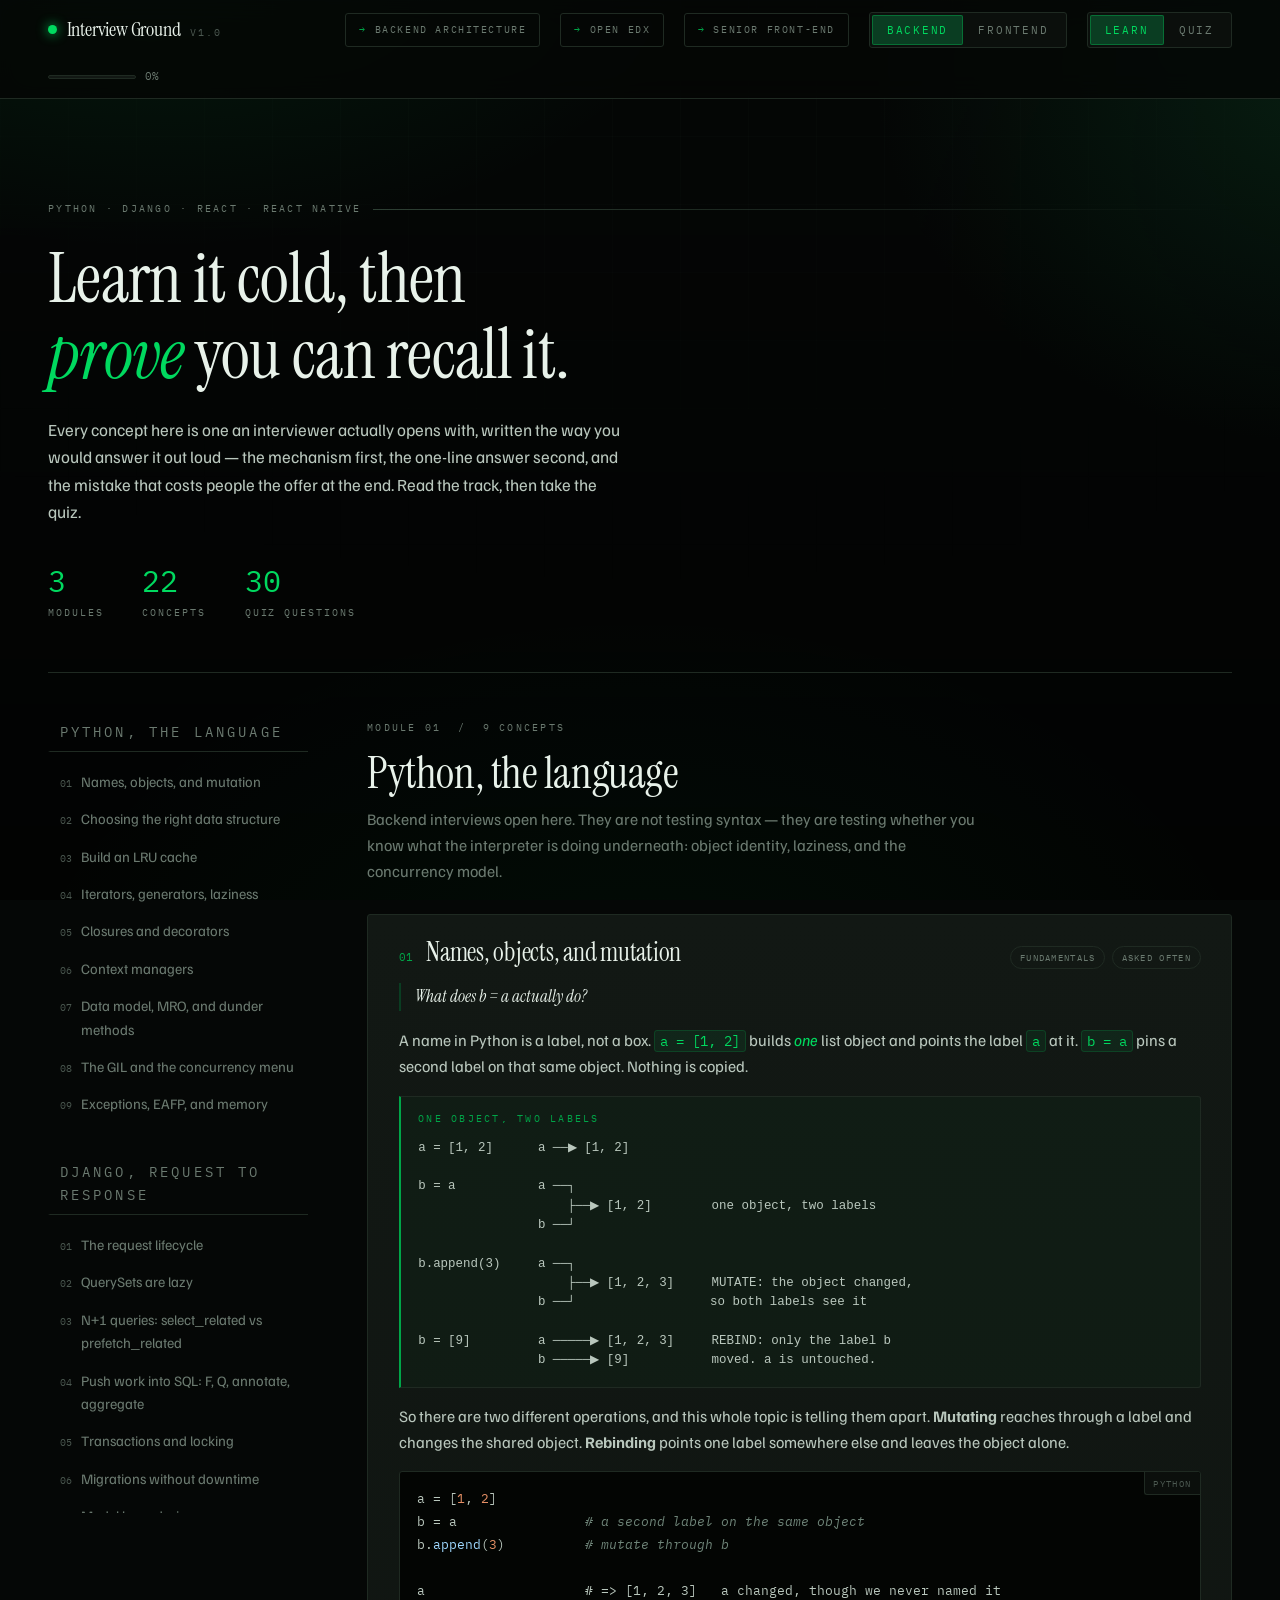
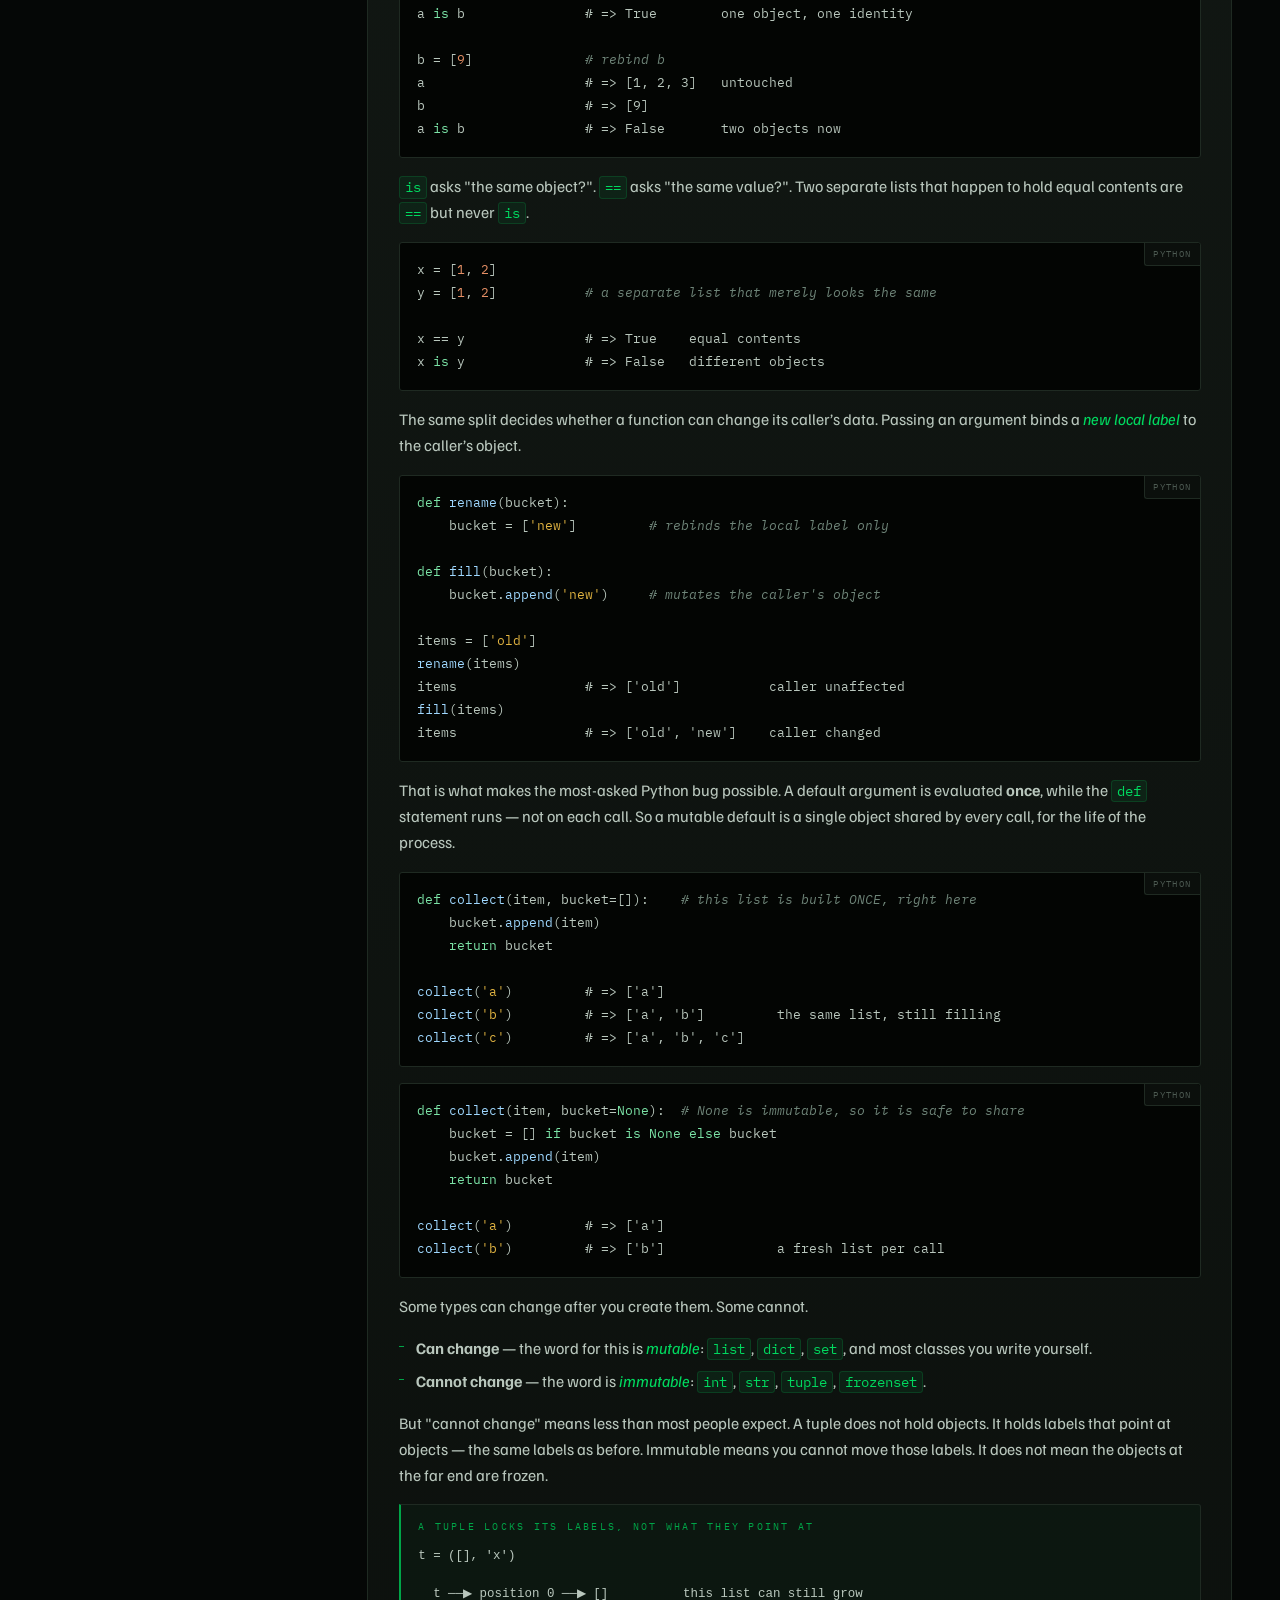
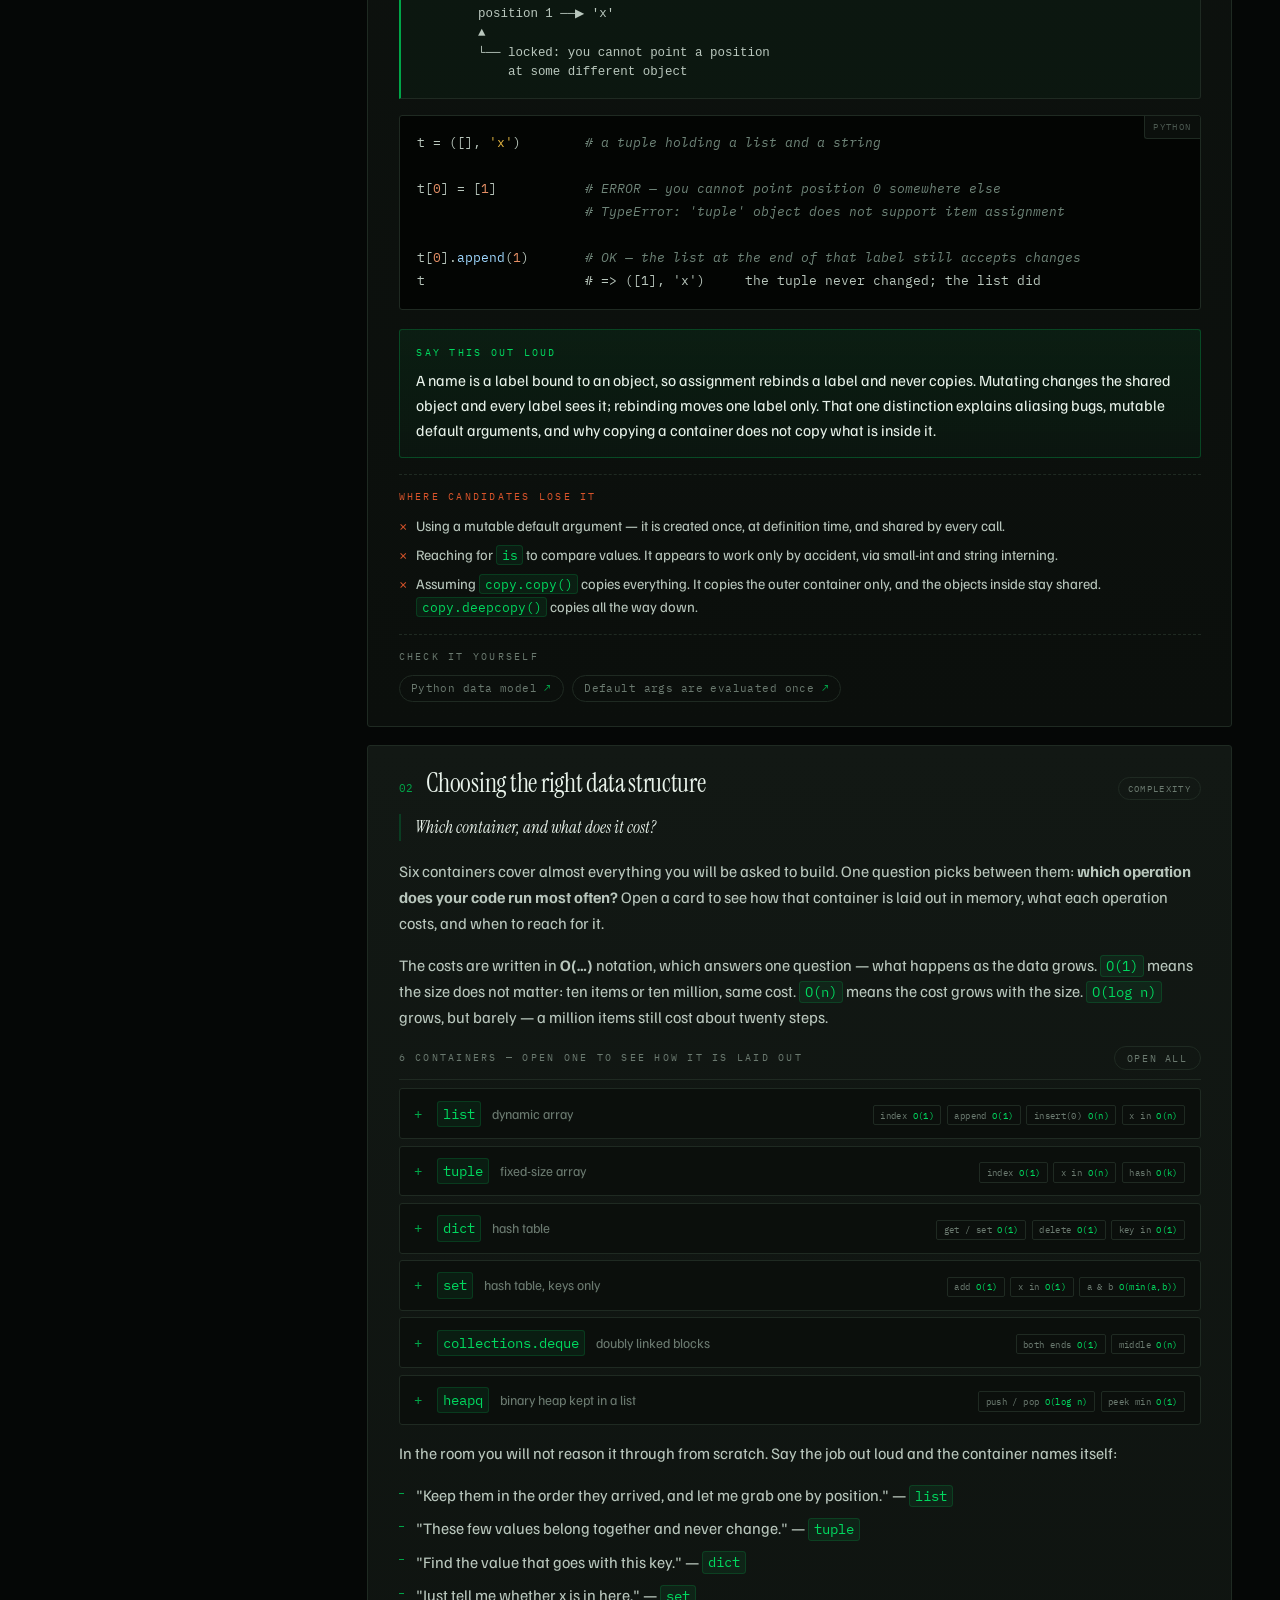
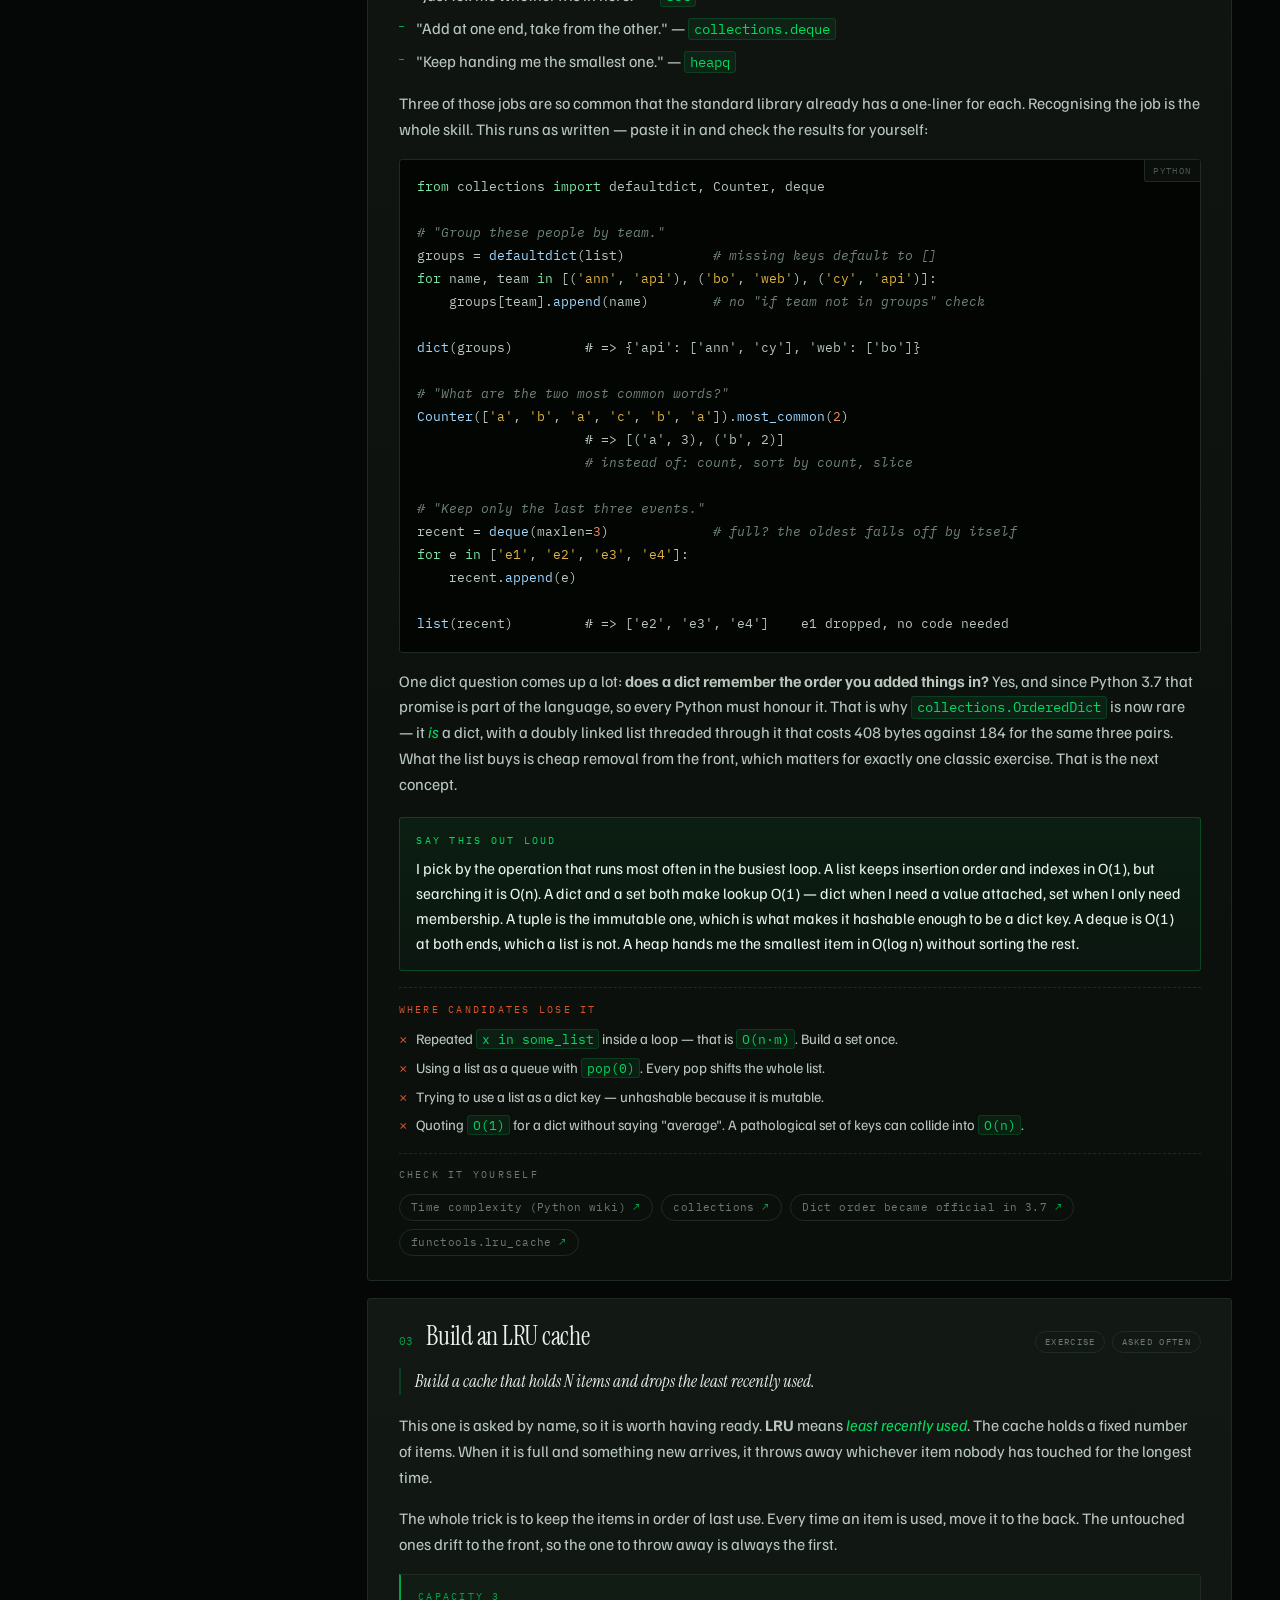
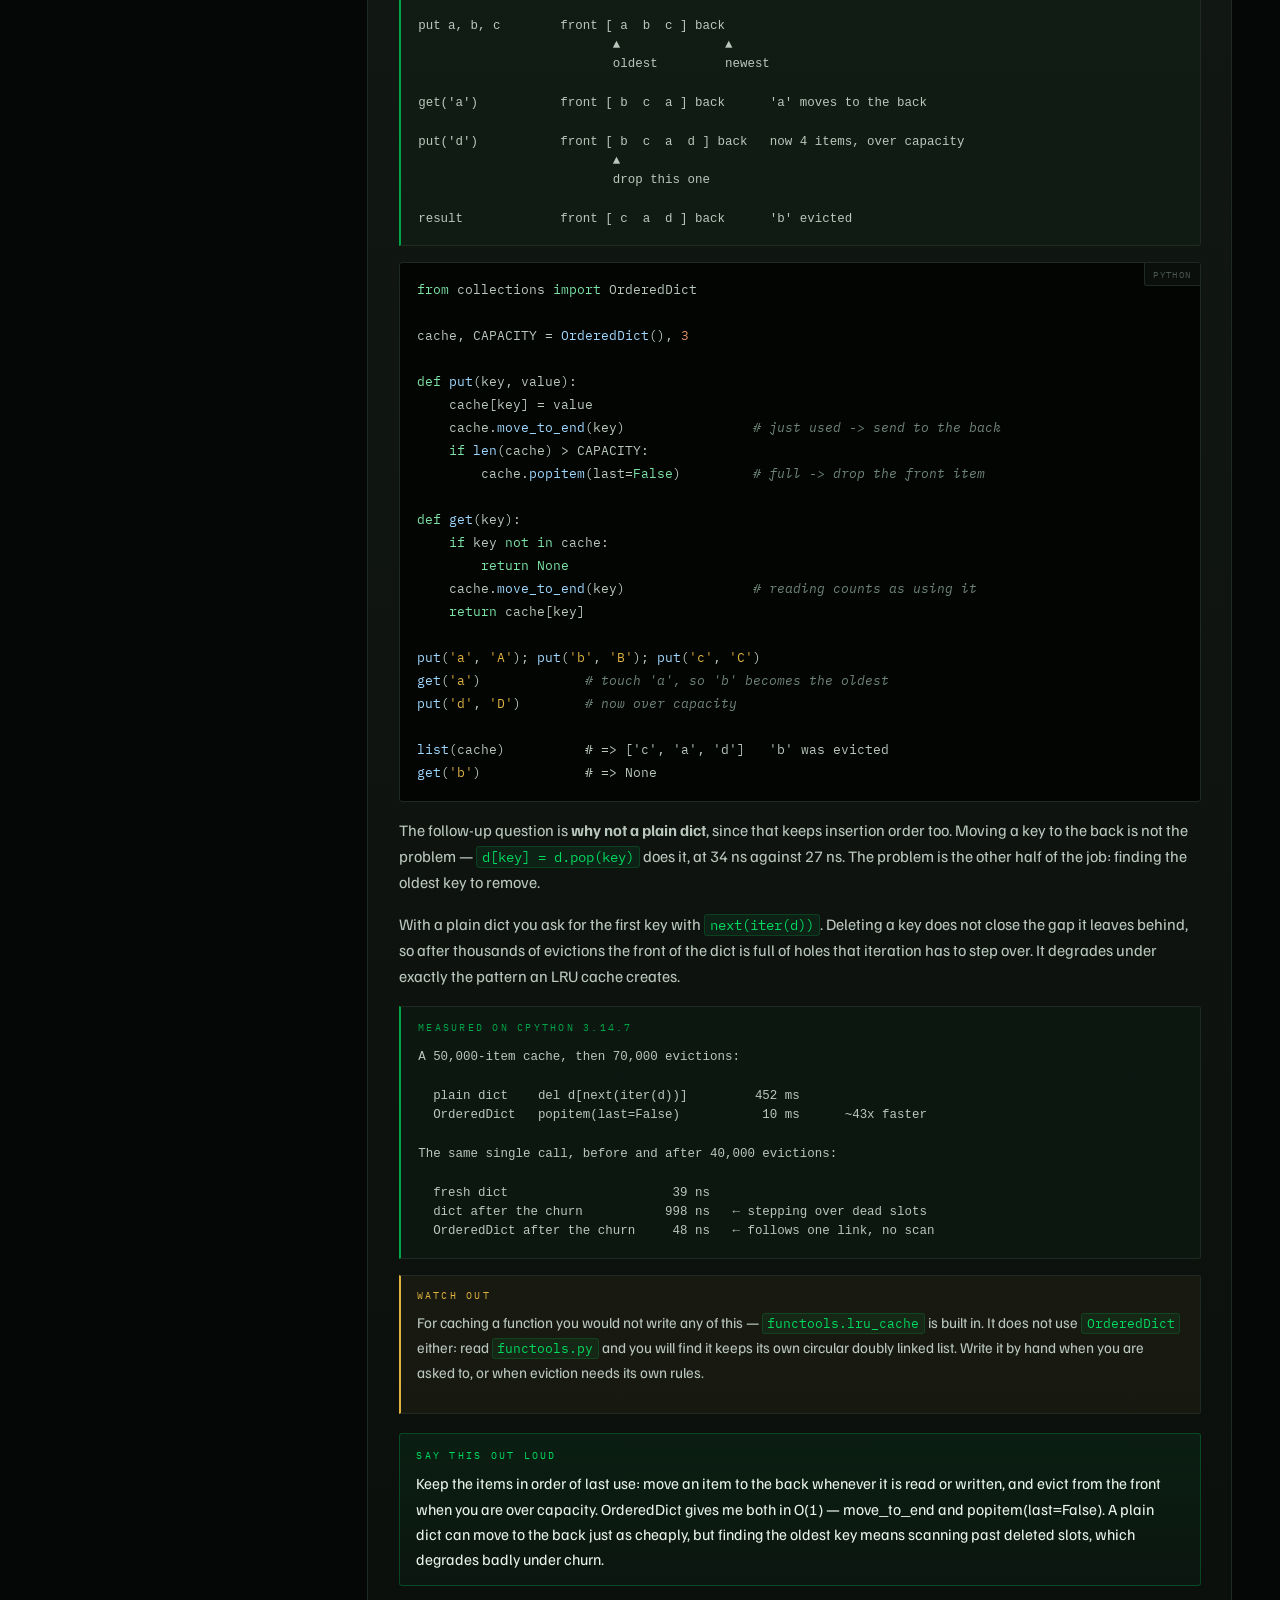
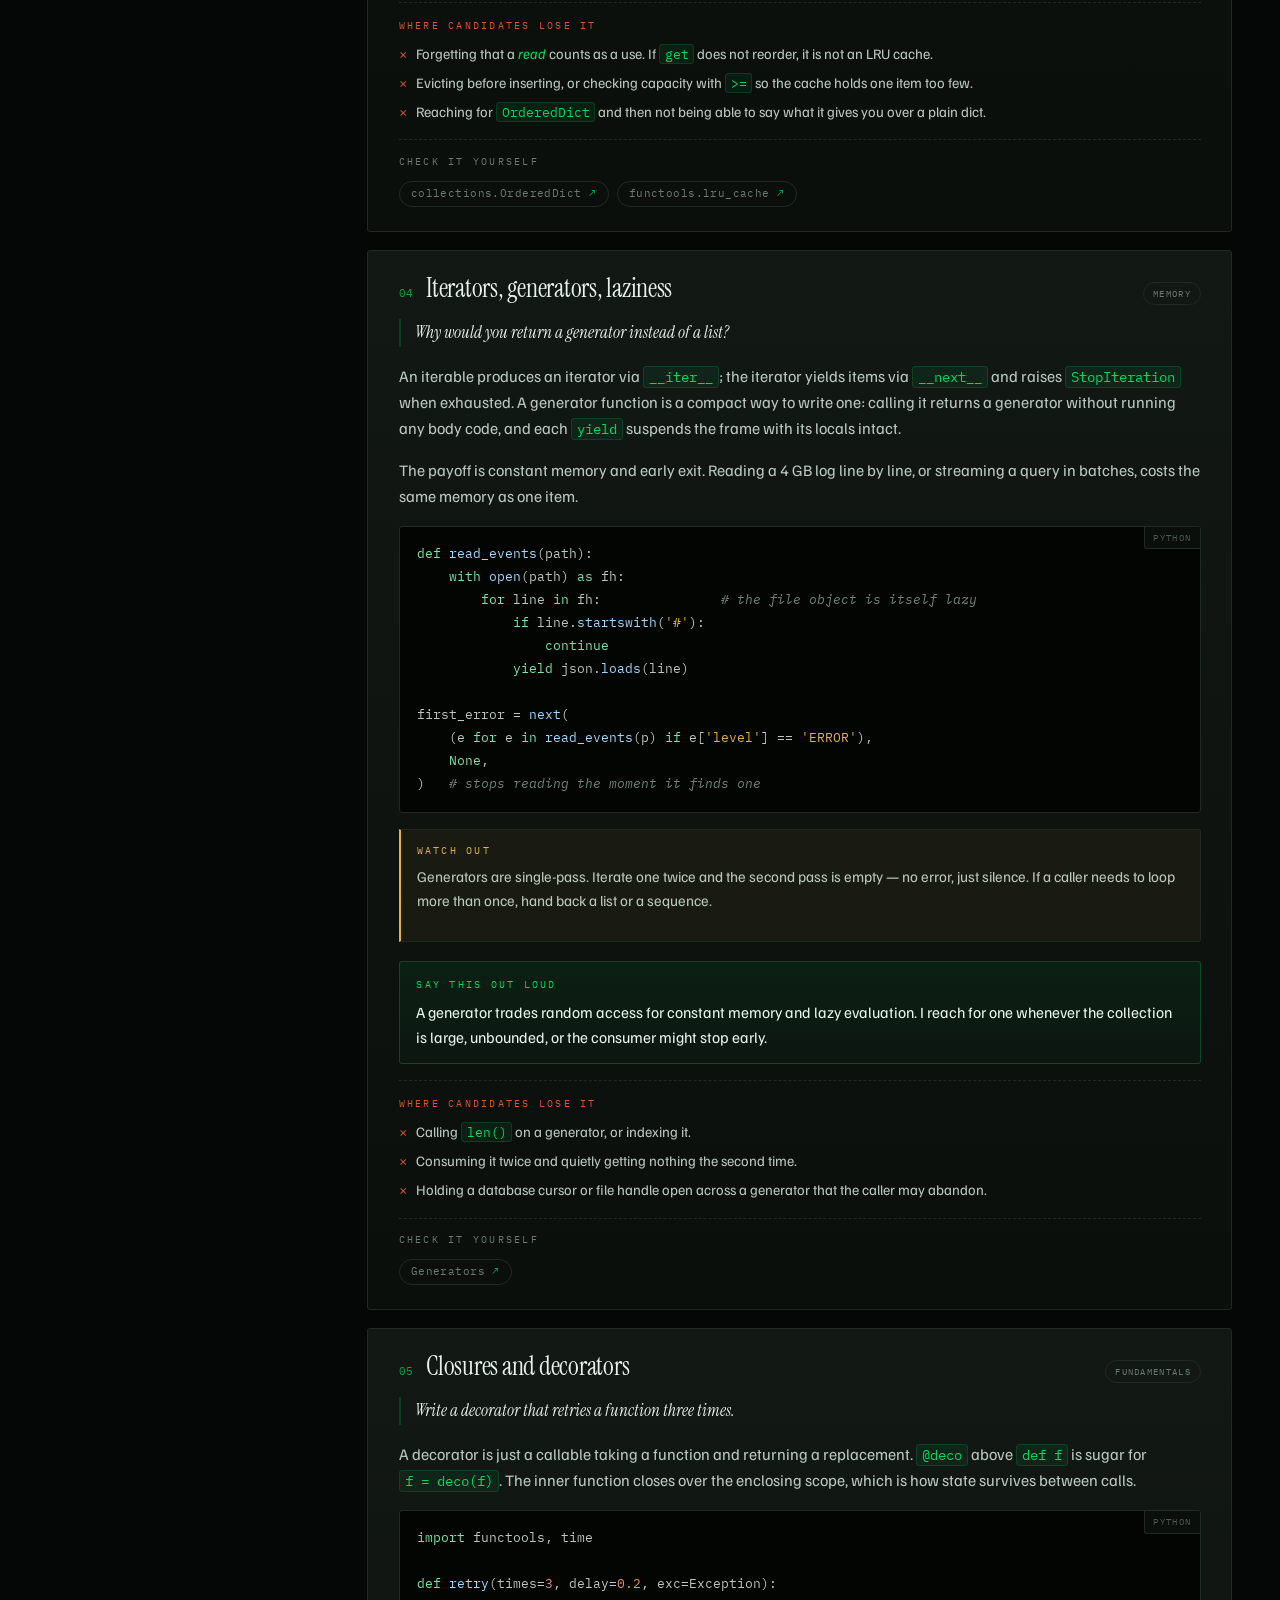
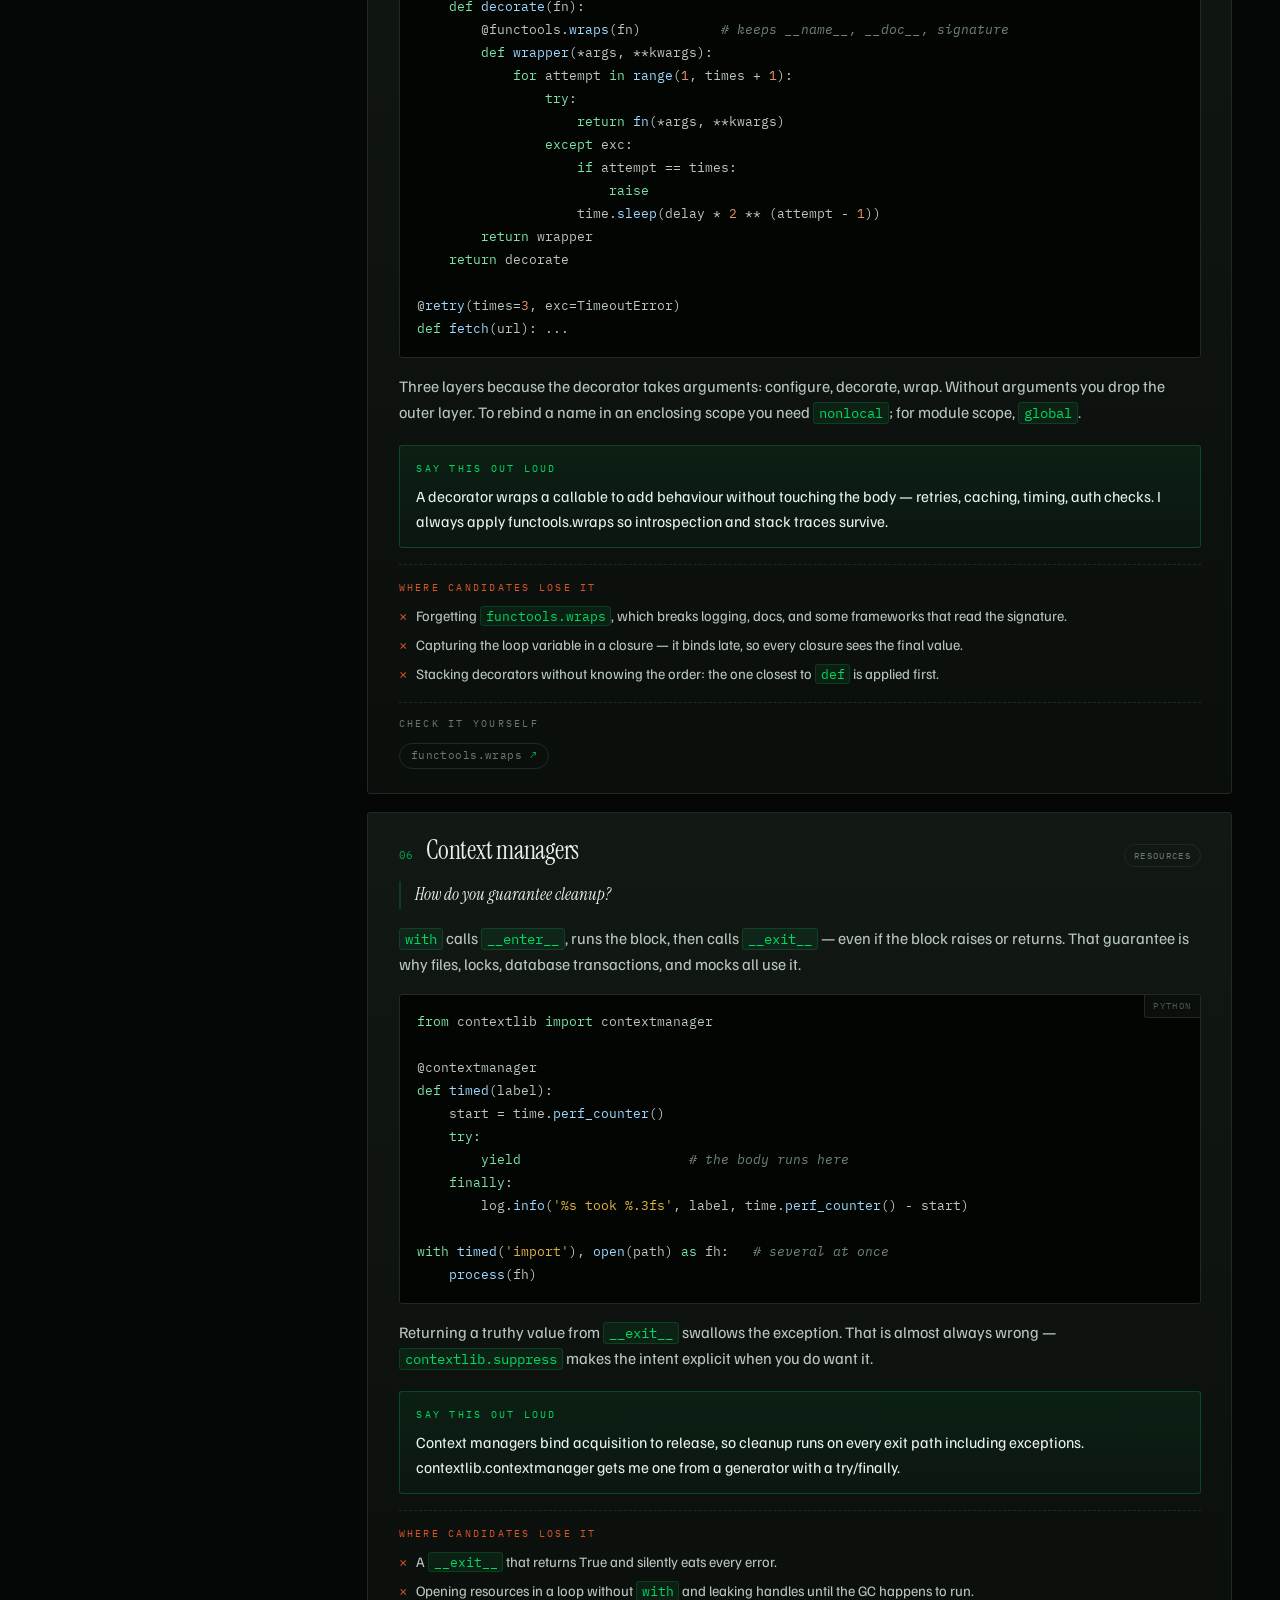
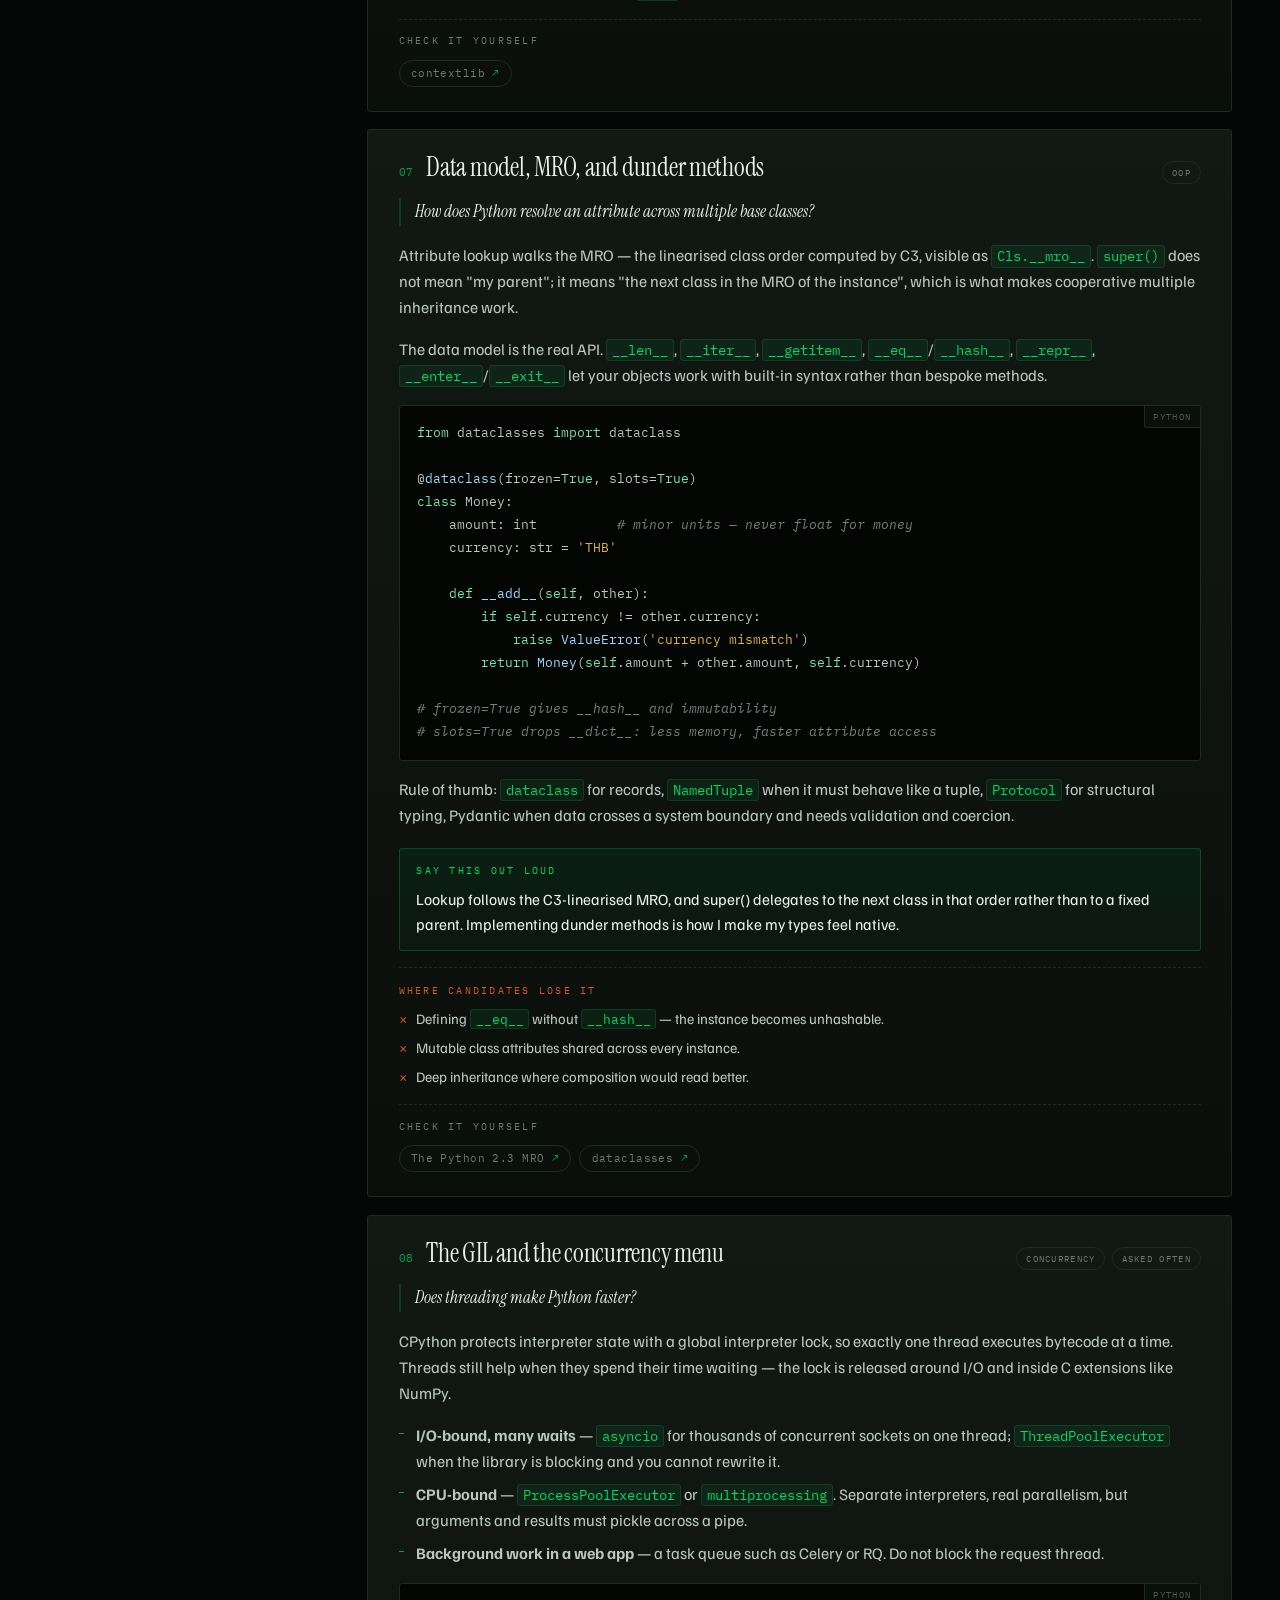
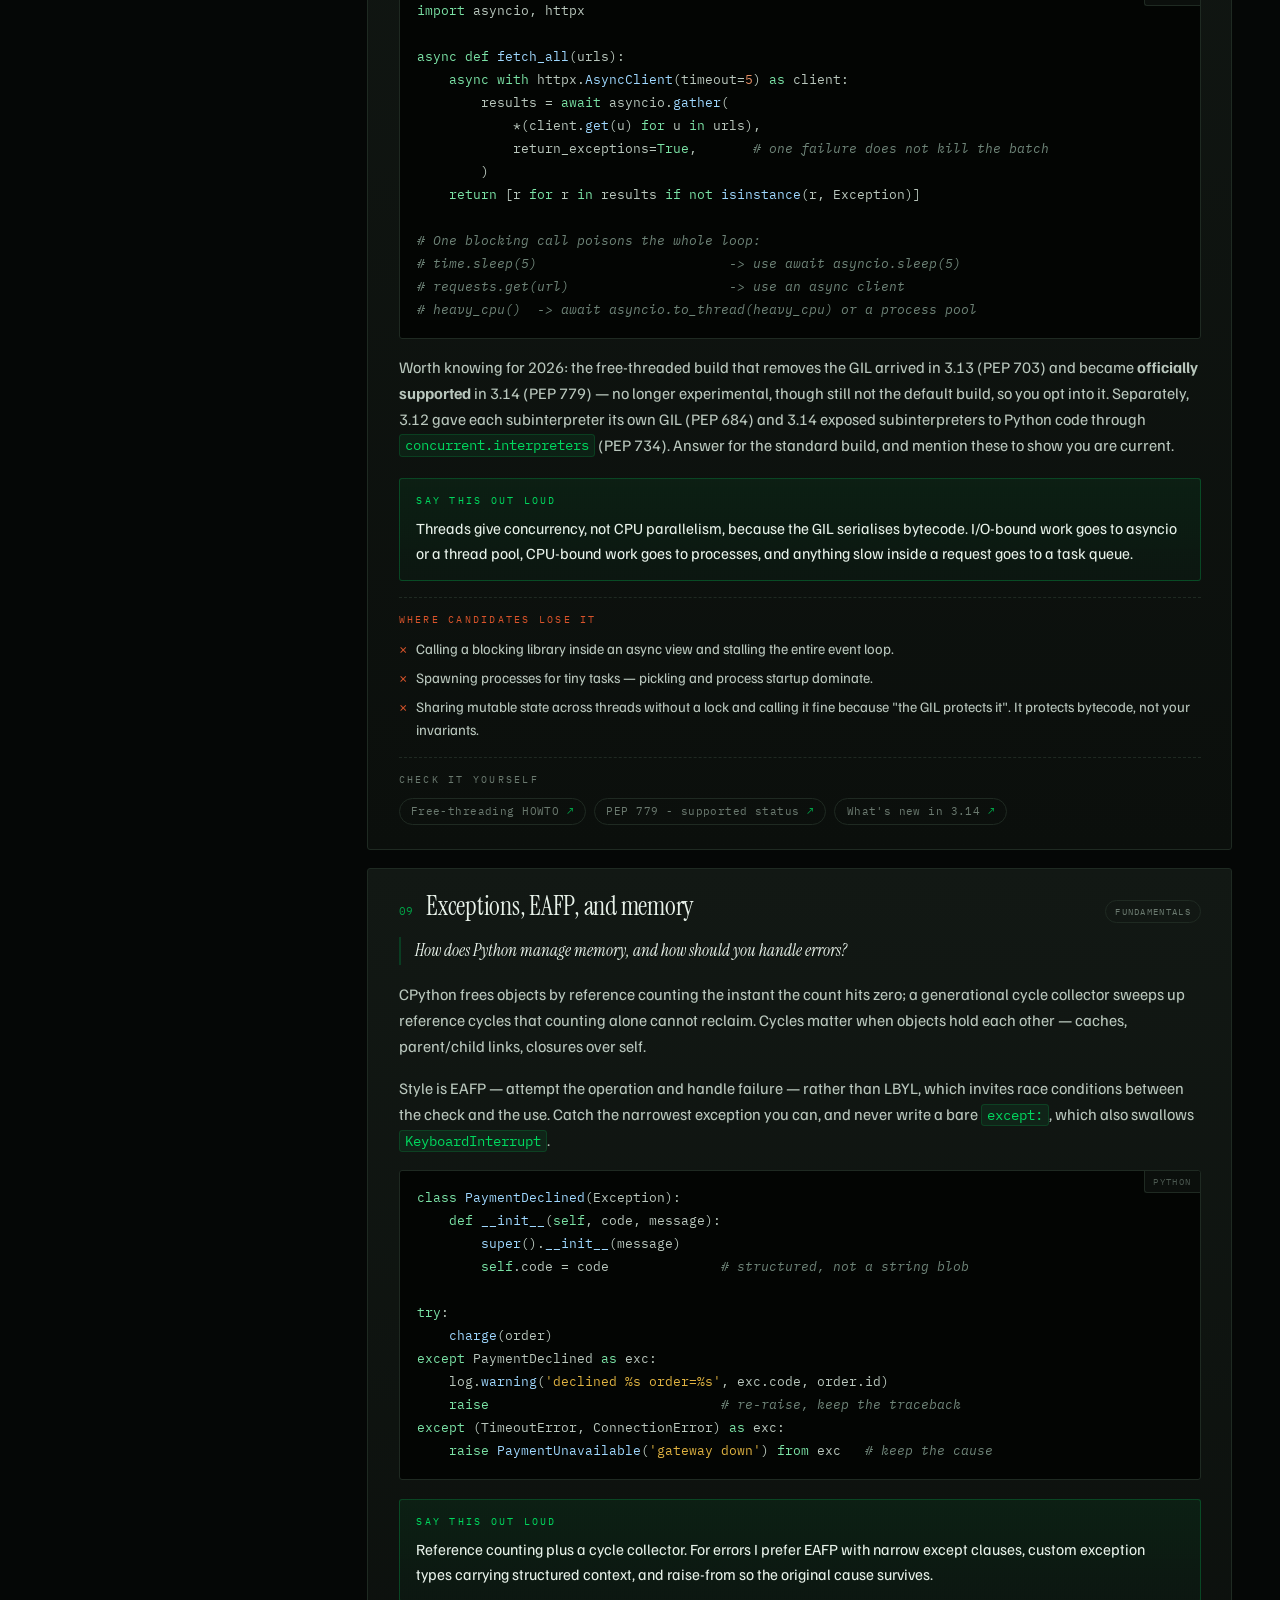
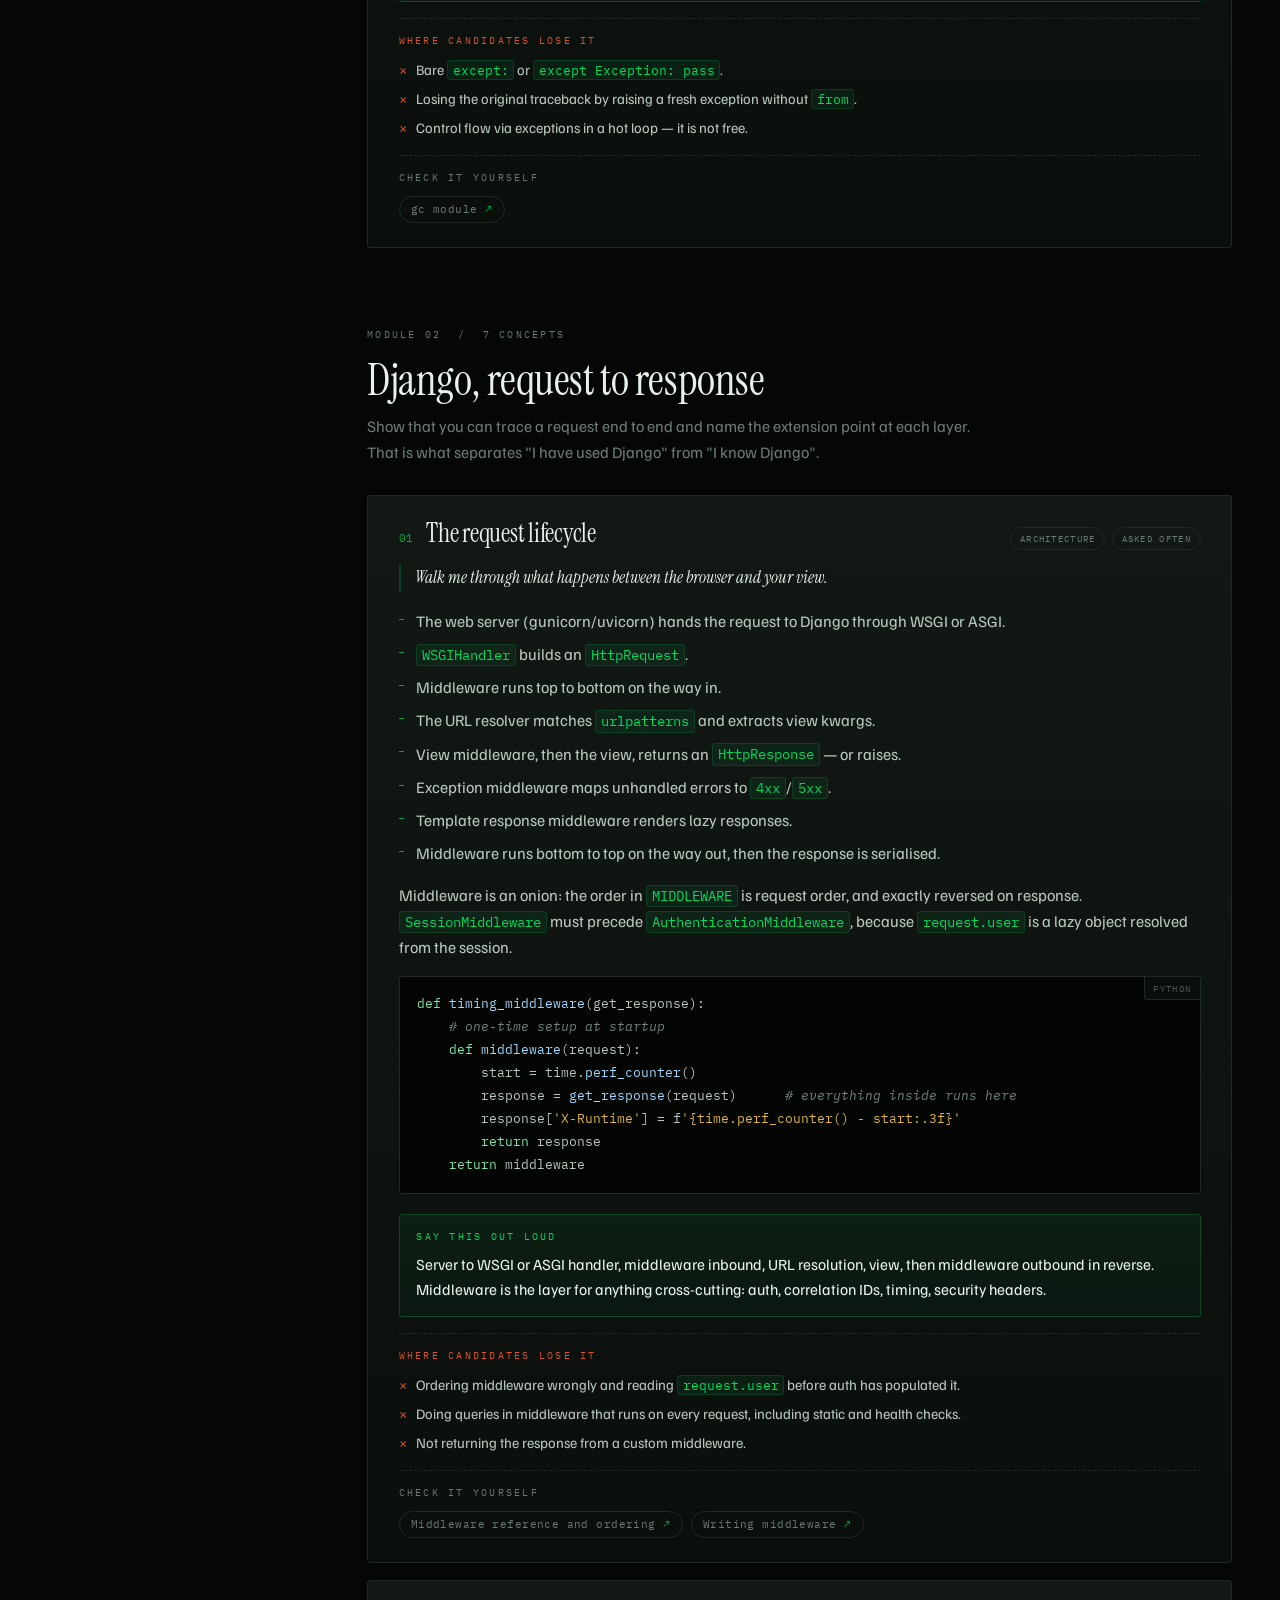
<file: index.html>
<!doctype html>
<html lang="en">
<head>
<meta charset="utf-8">
<meta name="viewport" content="width=device-width, initial-scale=1">
<title>Interview Ground — Django &amp; React prep</title>
<meta name="description" content="Core concepts and a scored question bank for Python/Django backend and React/React Native frontend interviews.">
<meta name="color-scheme" content="dark">

<link rel="preconnect" href="https://fonts.googleapis.com">
<link rel="preconnect" href="https://fonts.gstatic.com" crossorigin>
<link href="https://fonts.googleapis.com/css2?family=Instrument+Serif:ital@0;1&family=Familjen+Grotesk:ital,wght@0,400..700;1,400..700&family=IBM+Plex+Mono:wght@400;500&display=swap" rel="stylesheet">

<link rel="stylesheet" href="assets/theme.css">
<link rel="stylesheet" href="assets/app.css">
<link rel="icon" href="data:image/svg+xml,<svg xmlns='http://www.w3.org/2000/svg' viewBox='0 0 32 32'><rect width='32' height='32' fill='%23050706'/><circle cx='16' cy='16' r='6' fill='%2300D95F'/></svg>">
</head>
<body>

<header class="masthead">
  <div class="masthead__in">
    <a class="brand" href="#top">
      <span class="brand__dot"></span>
      <span class="brand__name">Interview Ground</span>
      <span class="brand__meta">v1.0</span>
    </a>

    <a class="crosslink" href="backend-architecture.html">Backend architecture</a>
    <a class="crosslink" href="openedx.html">Open edX</a>
    <a class="crosslink" href="frontend-senior.html">Senior front-end</a>

    <!-- filled from PREP.tracks -->
    <div class="seg" id="track-switch" role="tablist" aria-label="Track"></div>

    <div class="seg" id="mode-switch" role="tablist" aria-label="Mode">
      <button role="tab" data-value="learn" aria-selected="true">Learn</button>
      <button role="tab" data-value="quiz" aria-selected="false">Quiz</button>
    </div>

    <div class="meter" id="meter">
      <span class="meter__bar"><span class="meter__fill" id="meter-fill"></span></span>
      <span class="num" id="meter-num">0%</span>
    </div>
  </div>
</header>

<main class="shell" id="top">

  <section class="hero">
    <div class="hero__kicker"><span class="lbl">Python · Django · React · React Native</span></div>
    <h1>Learn it cold, then <em>prove</em> you can recall it.</h1>
    <p class="hero__sub">
      Every concept here is one an interviewer actually opens with, written the way you would
      answer it out loud — the mechanism first, the one-line answer second, and the mistake
      that costs people the offer at the end. Read the track, then take the quiz.
    </p>

    <div class="stats">
      <div class="stat">
        <span class="stat__n num" id="stat-modules">0</span>
        <span class="stat__l">Modules</span>
      </div>
      <div class="stat">
        <span class="stat__n num" id="stat-concepts">0</span>
        <span class="stat__l">Concepts</span>
      </div>
      <div class="stat">
        <span class="stat__n num" id="stat-questions">0</span>
        <span class="stat__l">Quiz questions</span>
      </div>
    </div>
  </section>

  <section id="view-learn">
    <div class="learn">
      <nav class="rail" id="rail" aria-label="Concepts"></nav>
      <div id="modules"></div>
    </div>
  </section>

  <section id="view-quiz" class="quiz" hidden>
    <div id="quiz-root"></div>
  </section>

  <footer class="foot">
    <span>&copy; 2026 Nuttakit Kundum</span>
    <span>Every claim cited &middot; verified against docs and by running it</span>
  </footer>

</main>

<script>window.PREP = {
  modules: [], quiz: [],
  tracks: [{ v: 'backend', l: 'Backend' }, { v: 'frontend', l: 'Frontend' }]
};</script>
<script src="data/refs.js"></script>
<script src="data/python.js"></script>
<script src="data/django-core.js"></script>
<script src="data/django-api.js"></script>
<script src="data/react.js"></script>
<script src="data/react-patterns.js"></script>
<script src="data/react-native.js"></script>
<script src="data/quiz-backend.js"></script>
<script src="data/quiz-frontend.js"></script>
<script src="js/highlight.js"></script>
<script src="js/learn.js"></script>
<script src="js/quiz.js"></script>
<script src="js/app.js"></script>
</body>
</html>
</file>
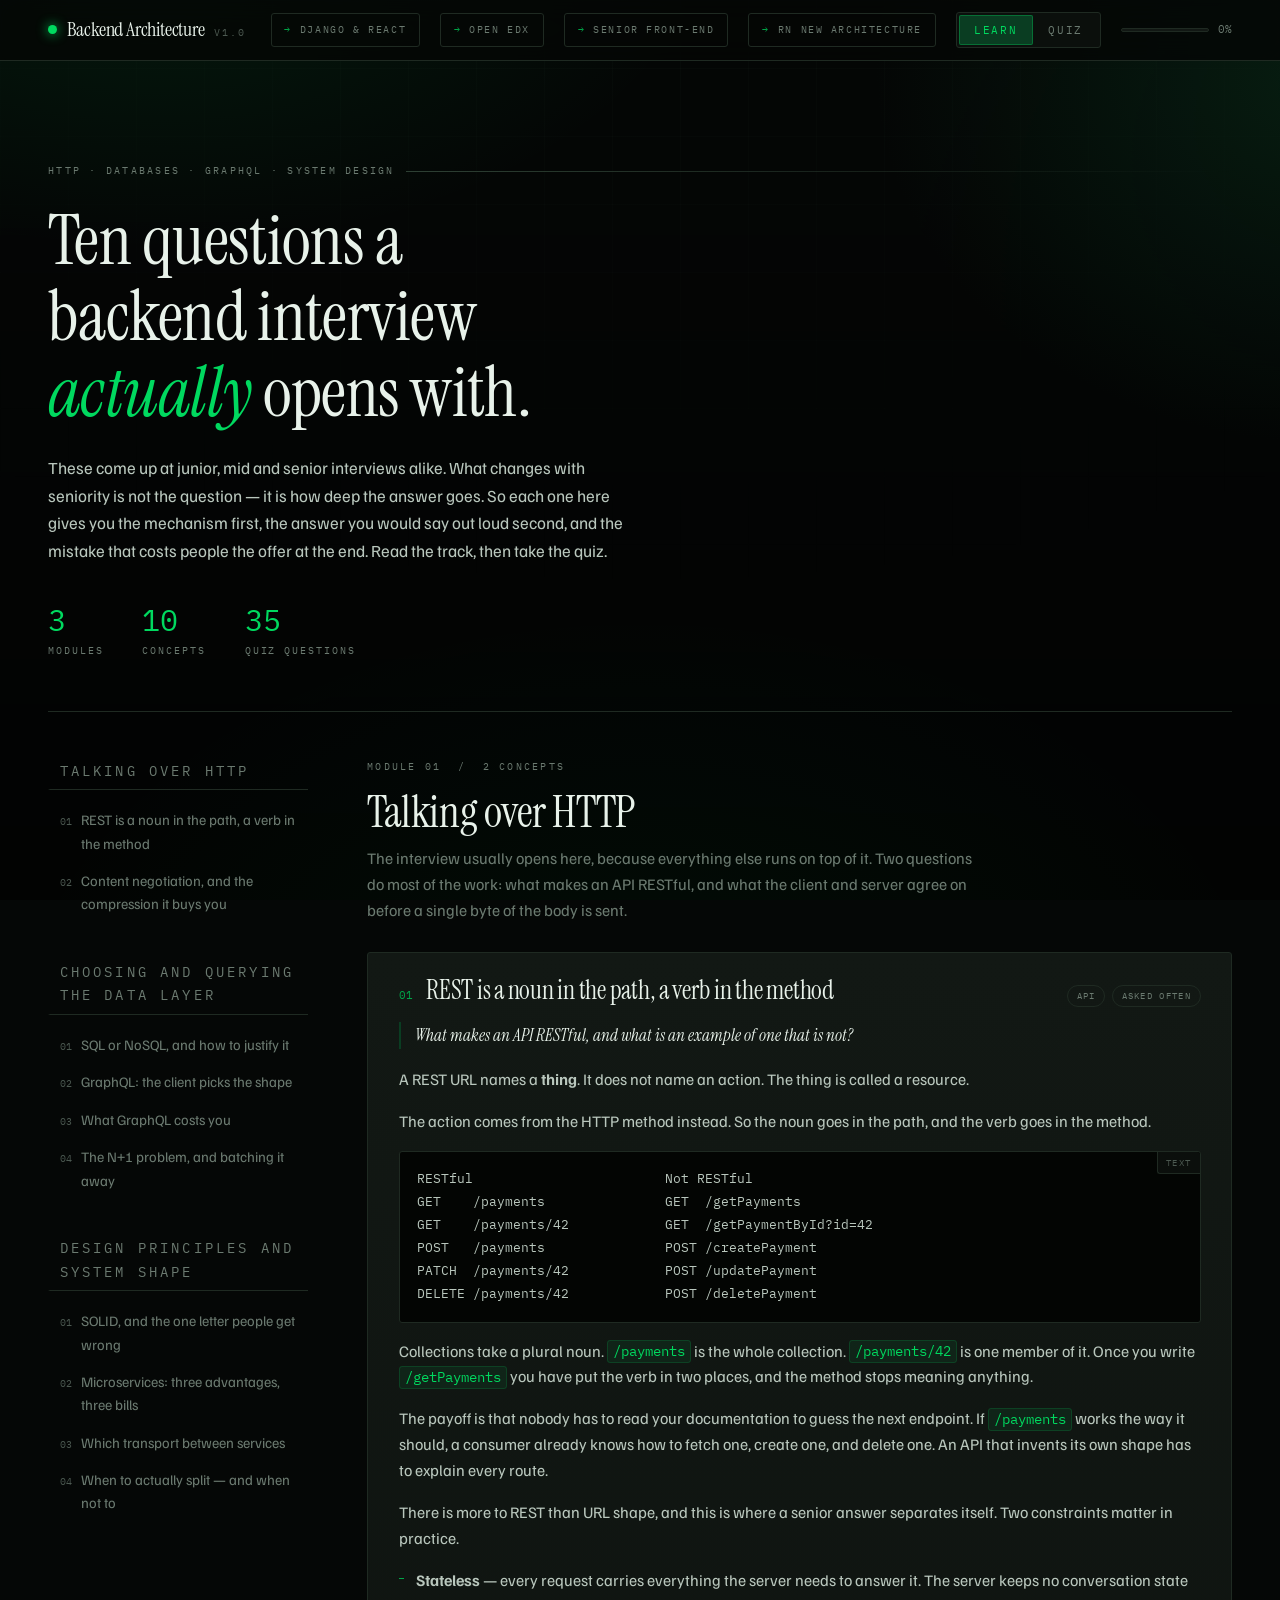
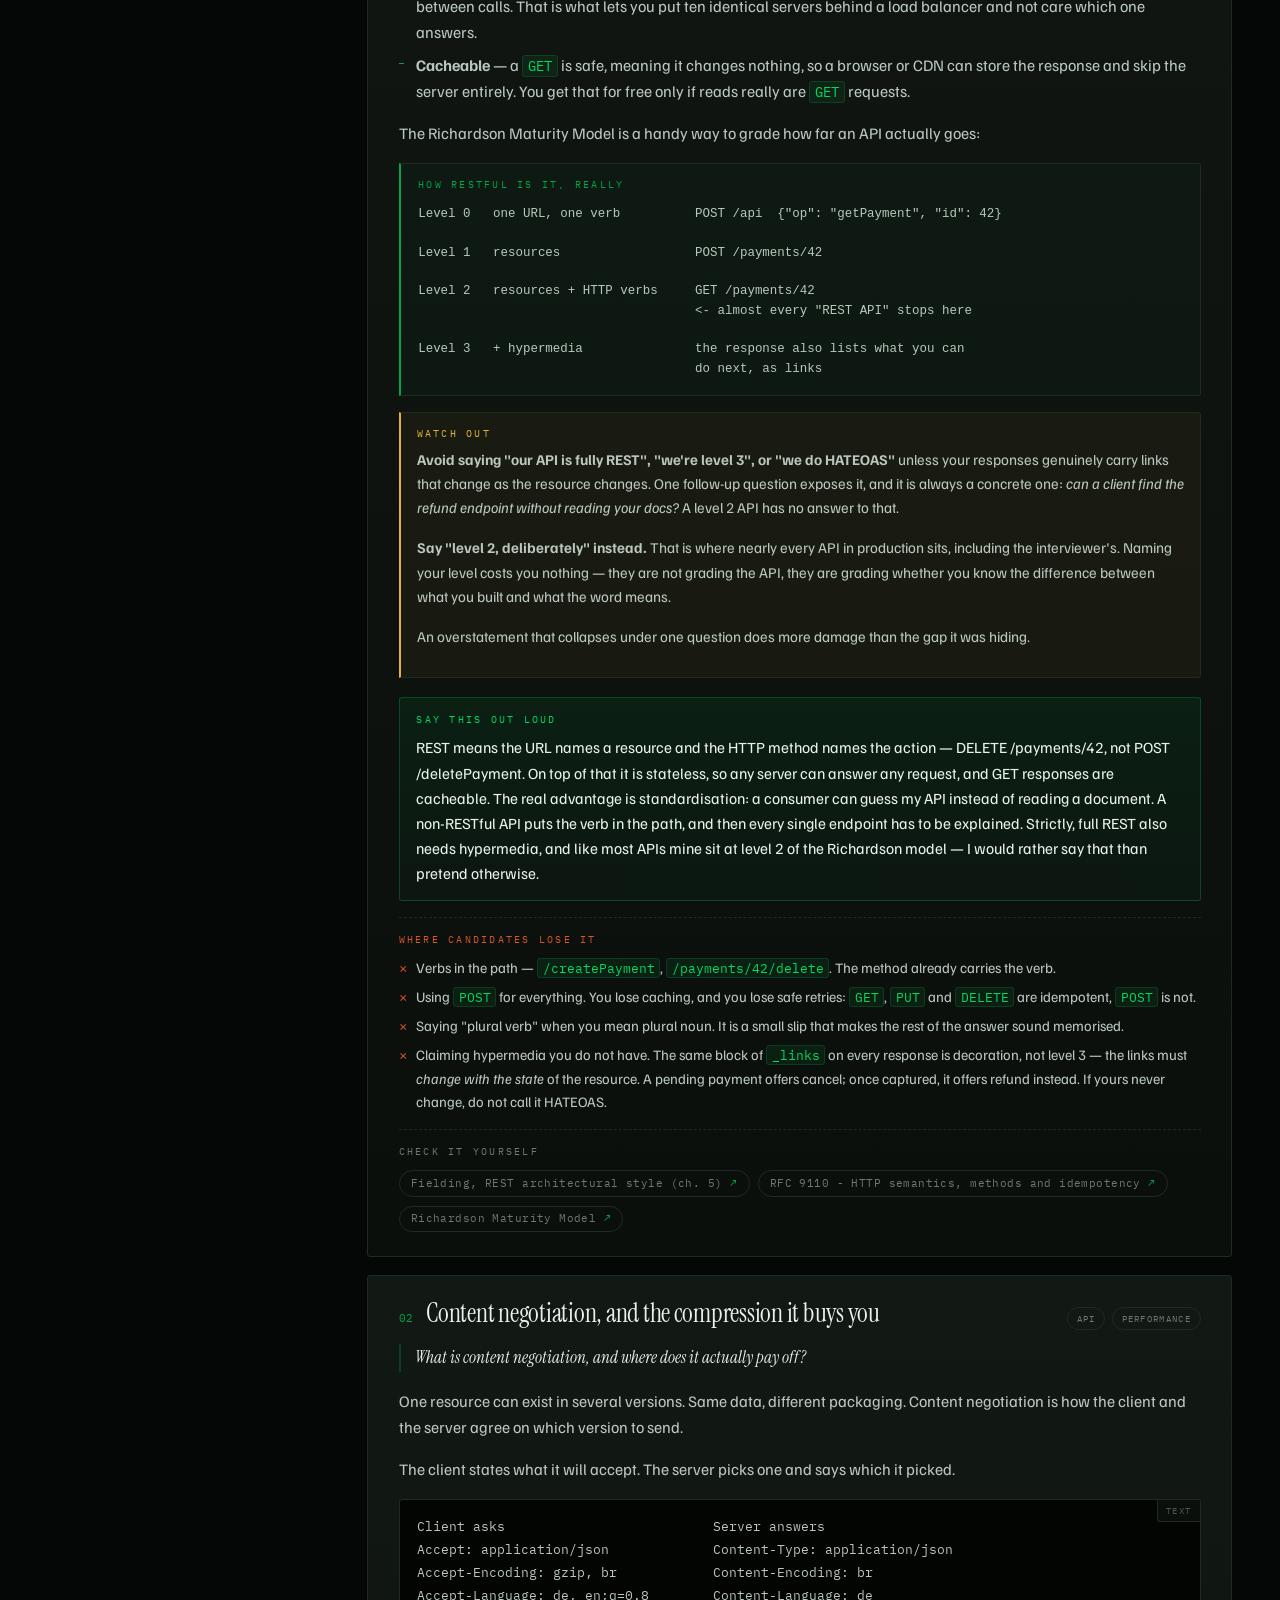
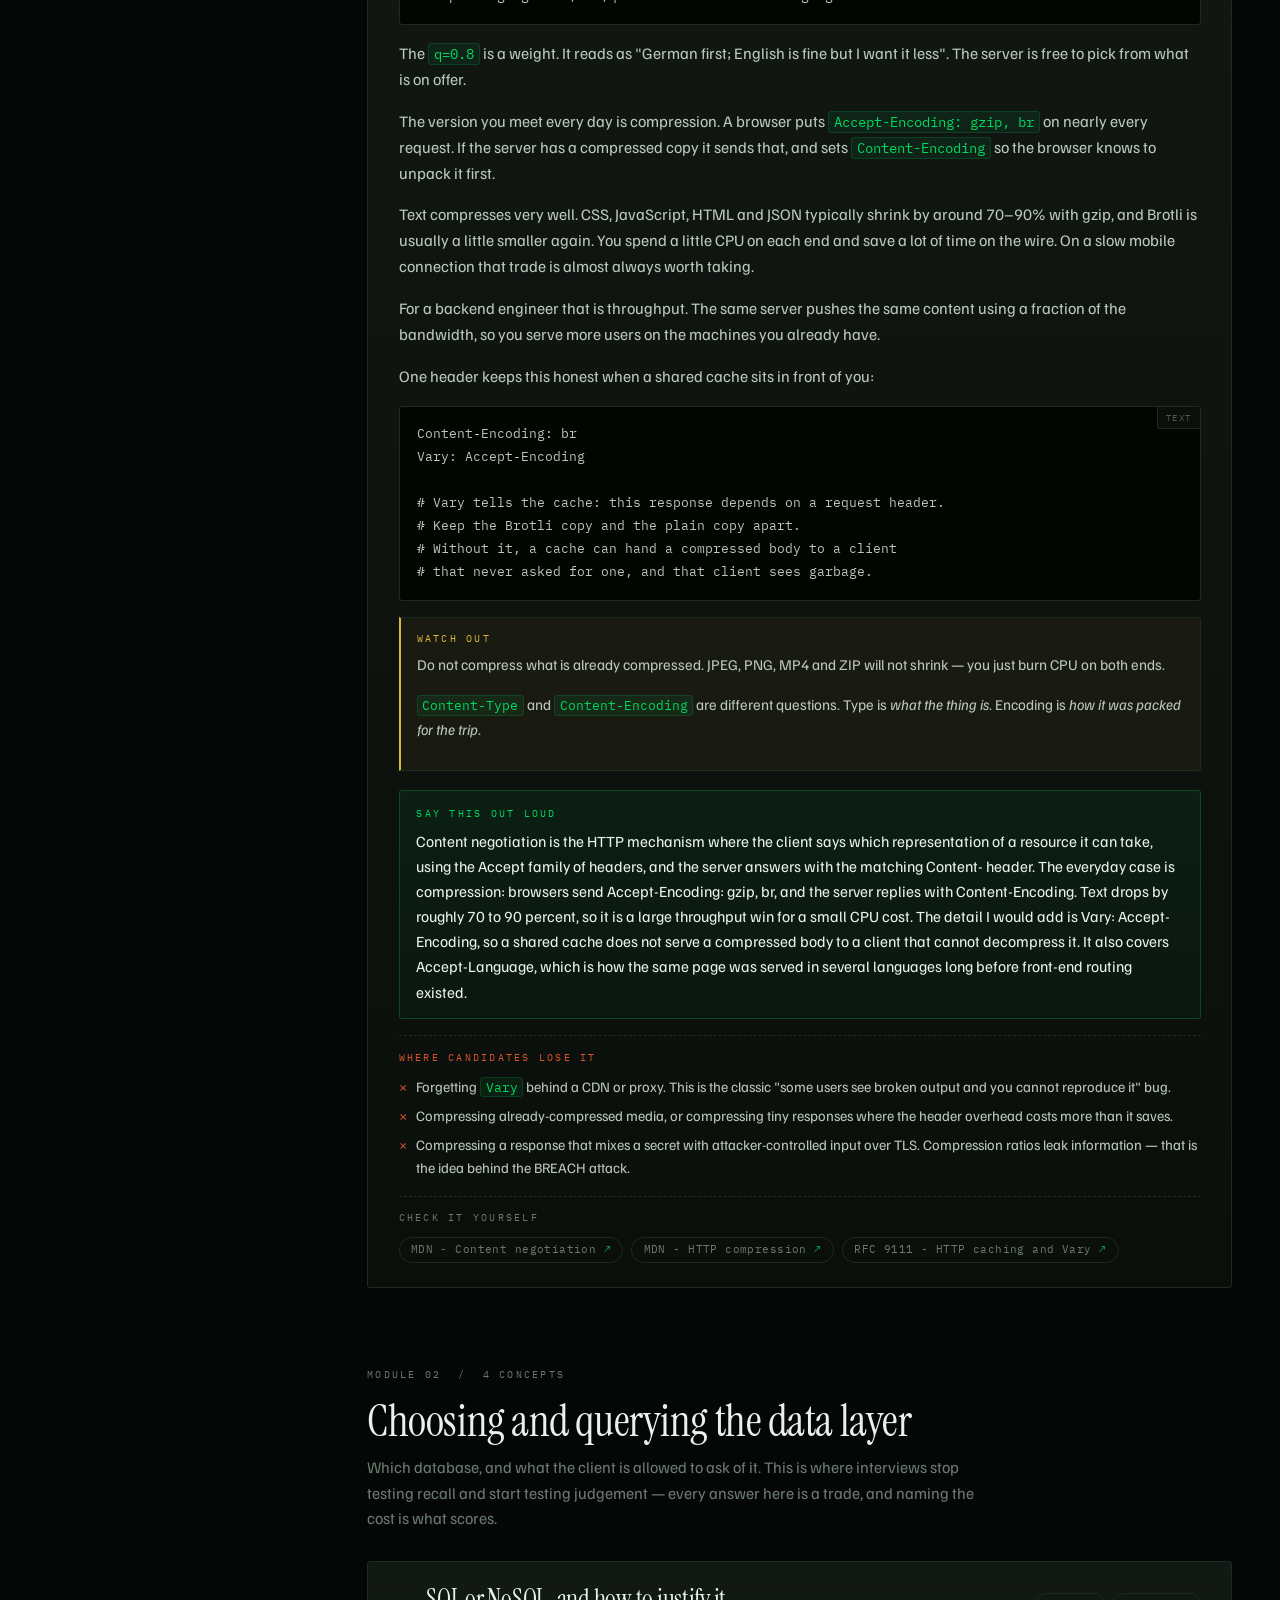
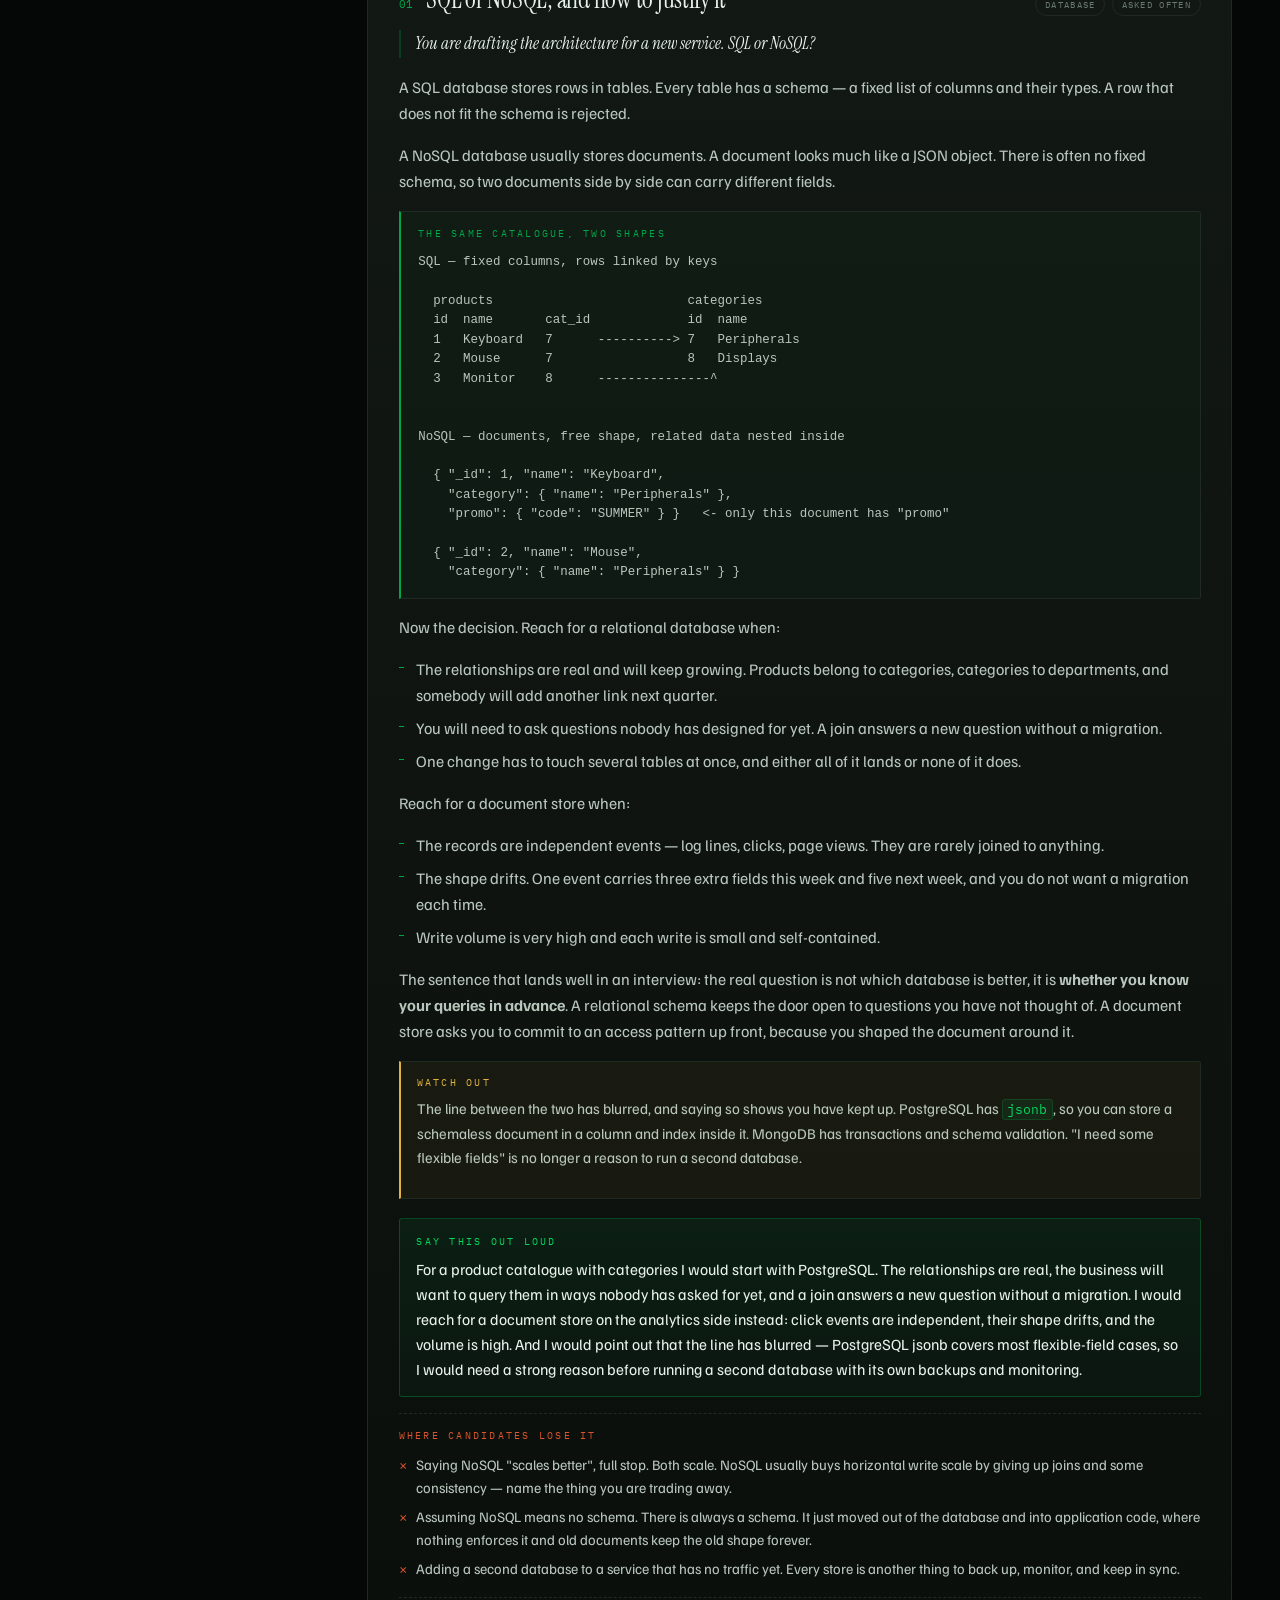
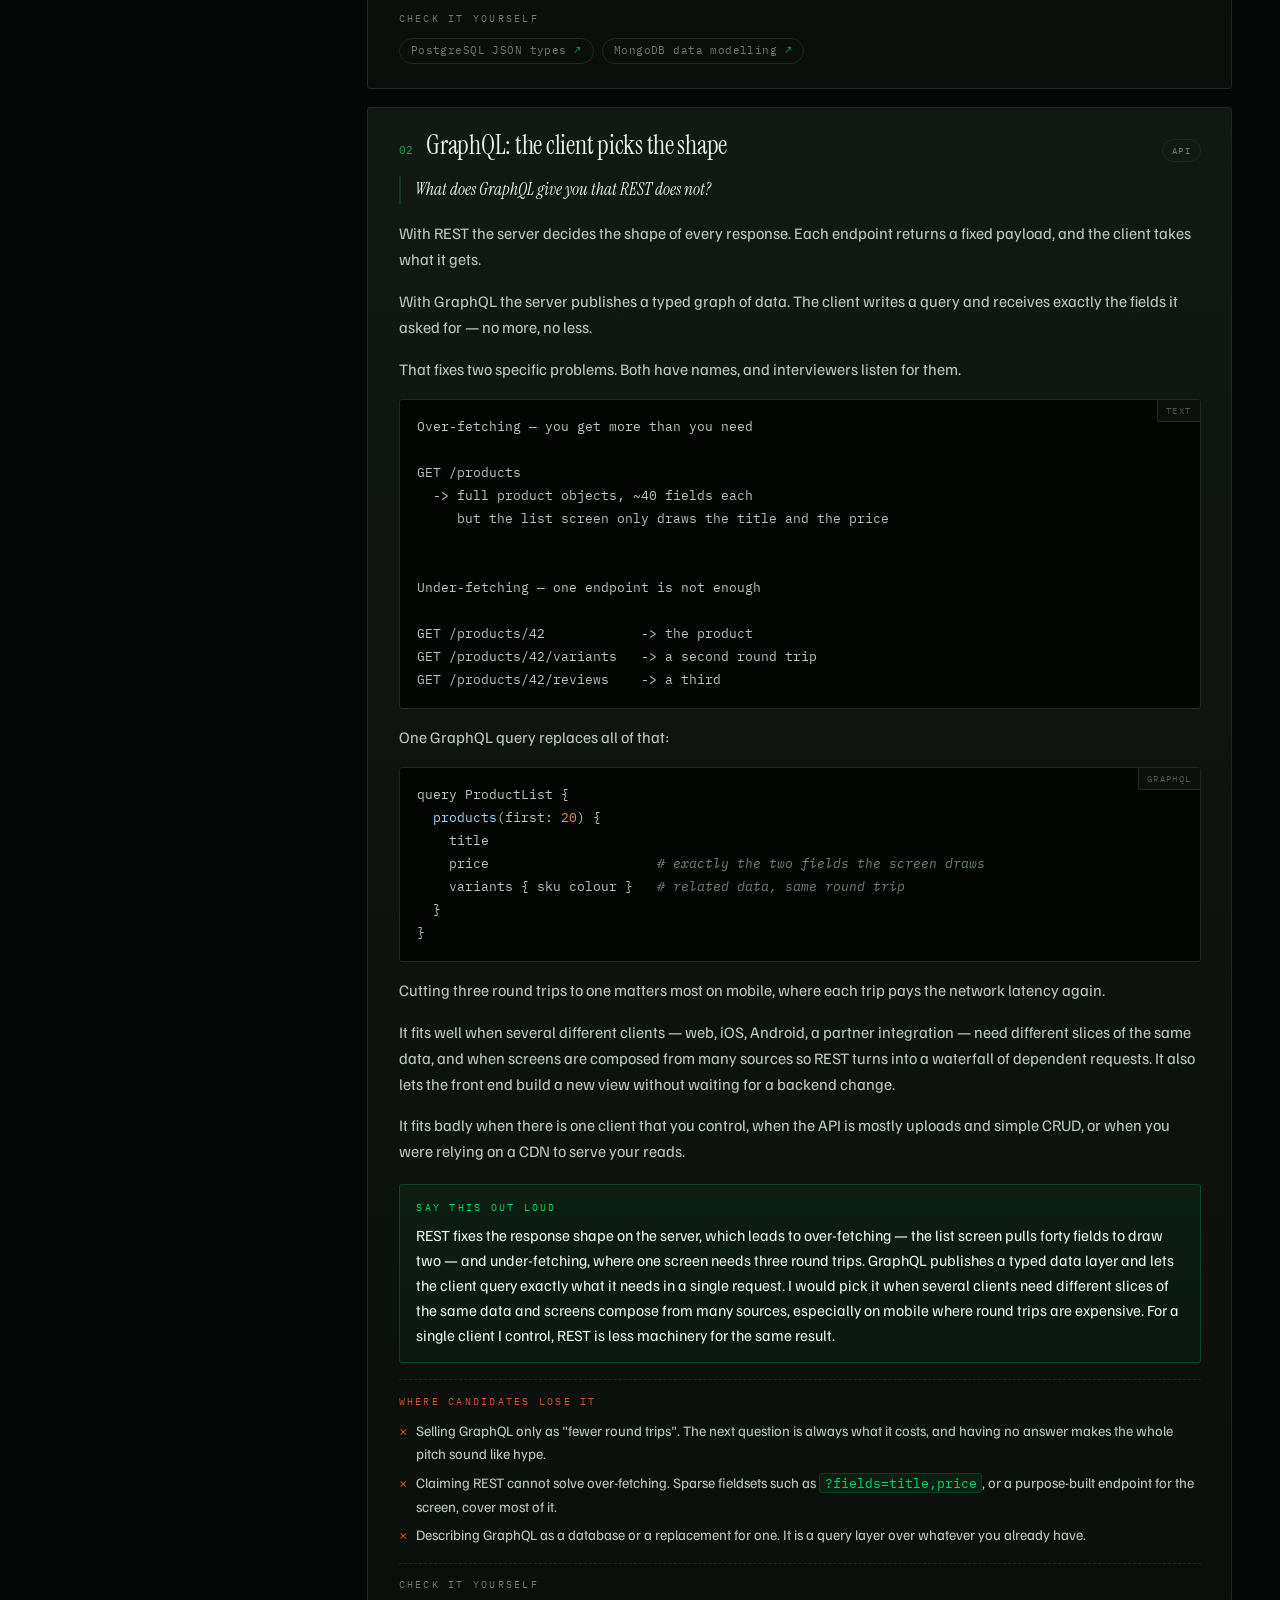
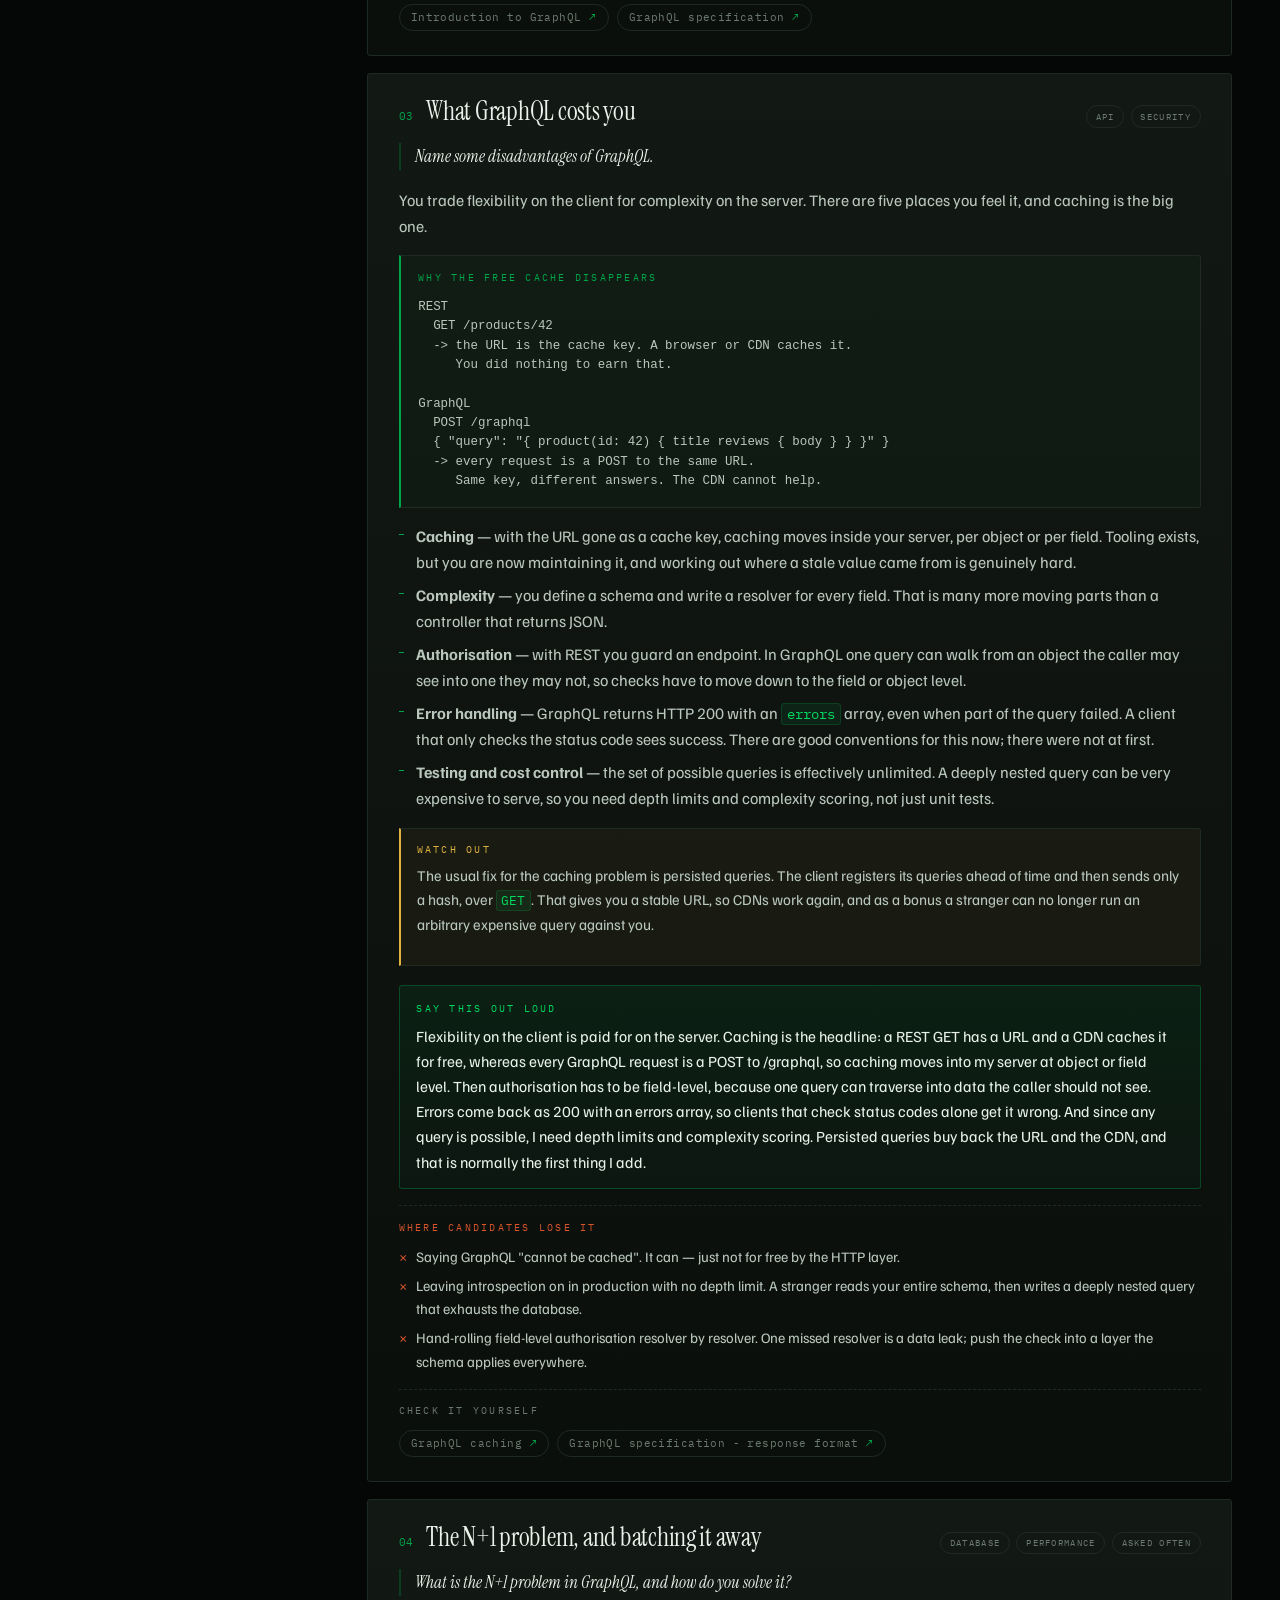
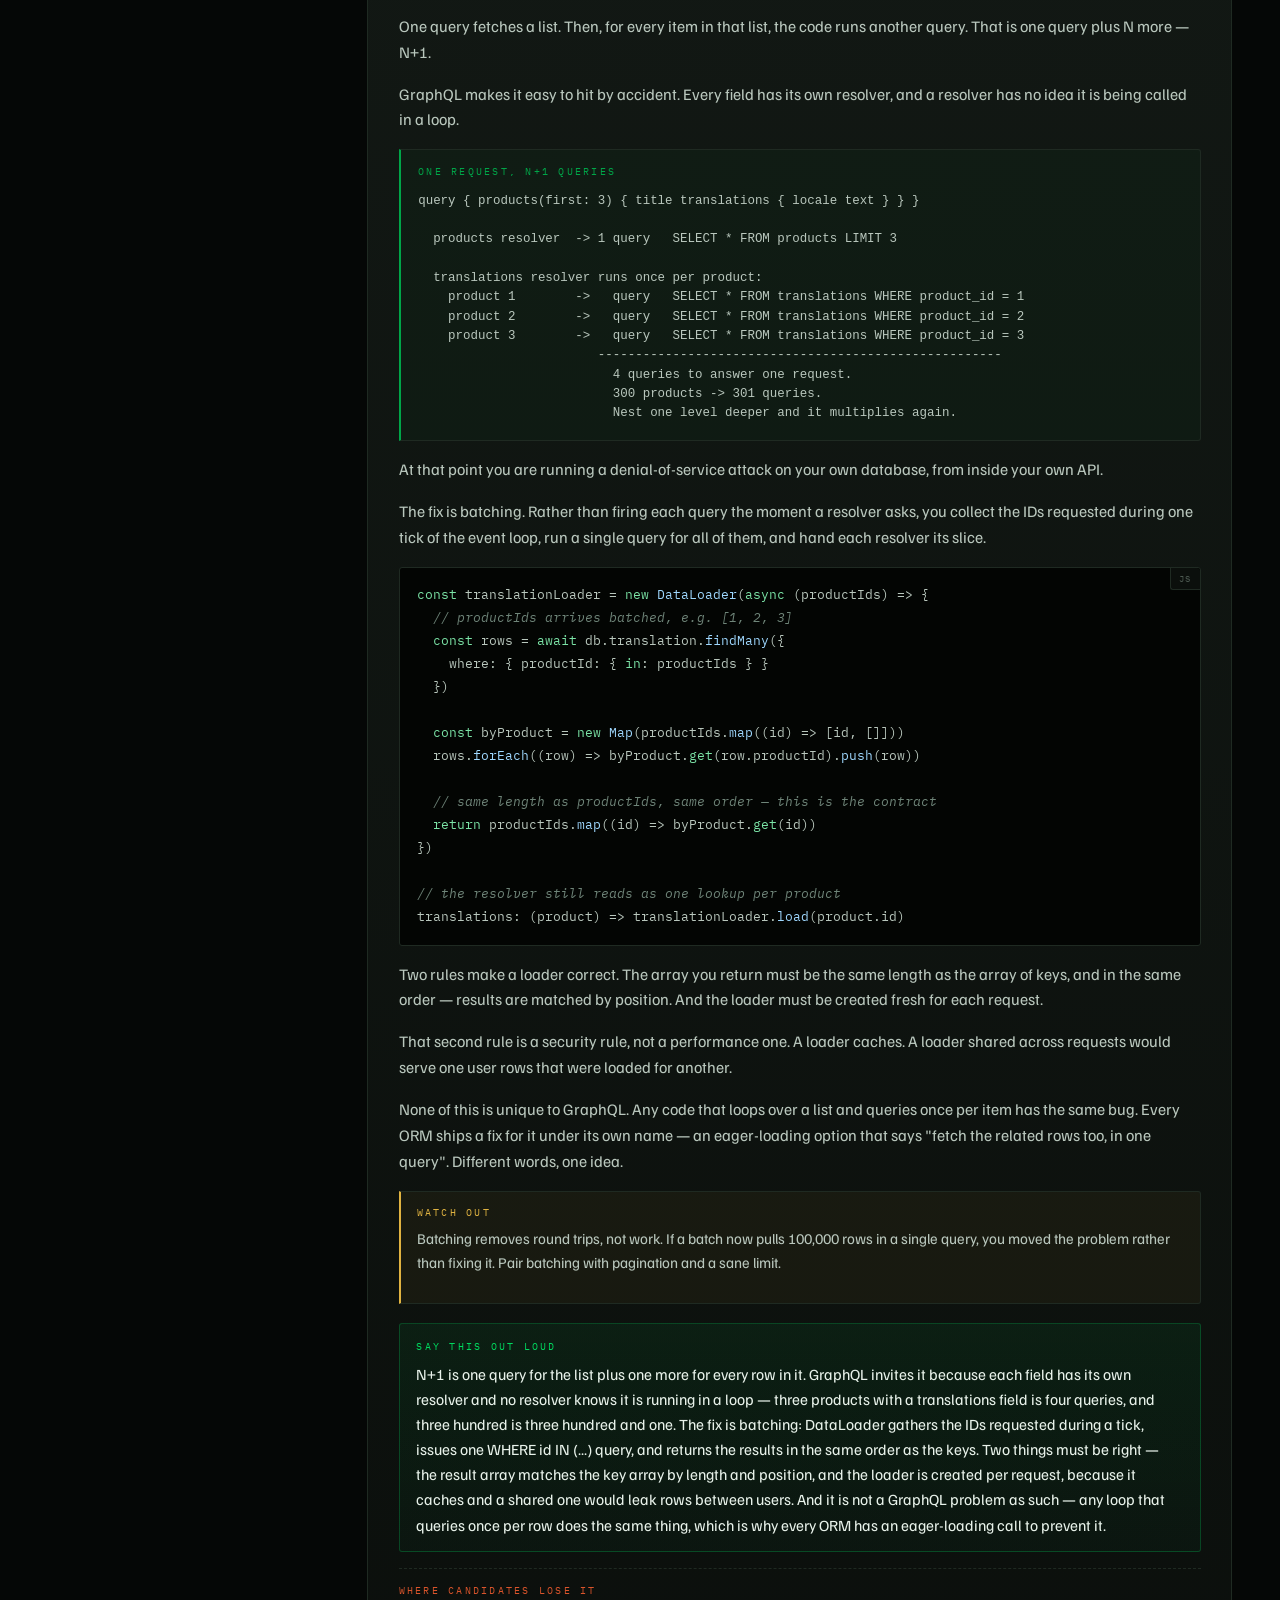
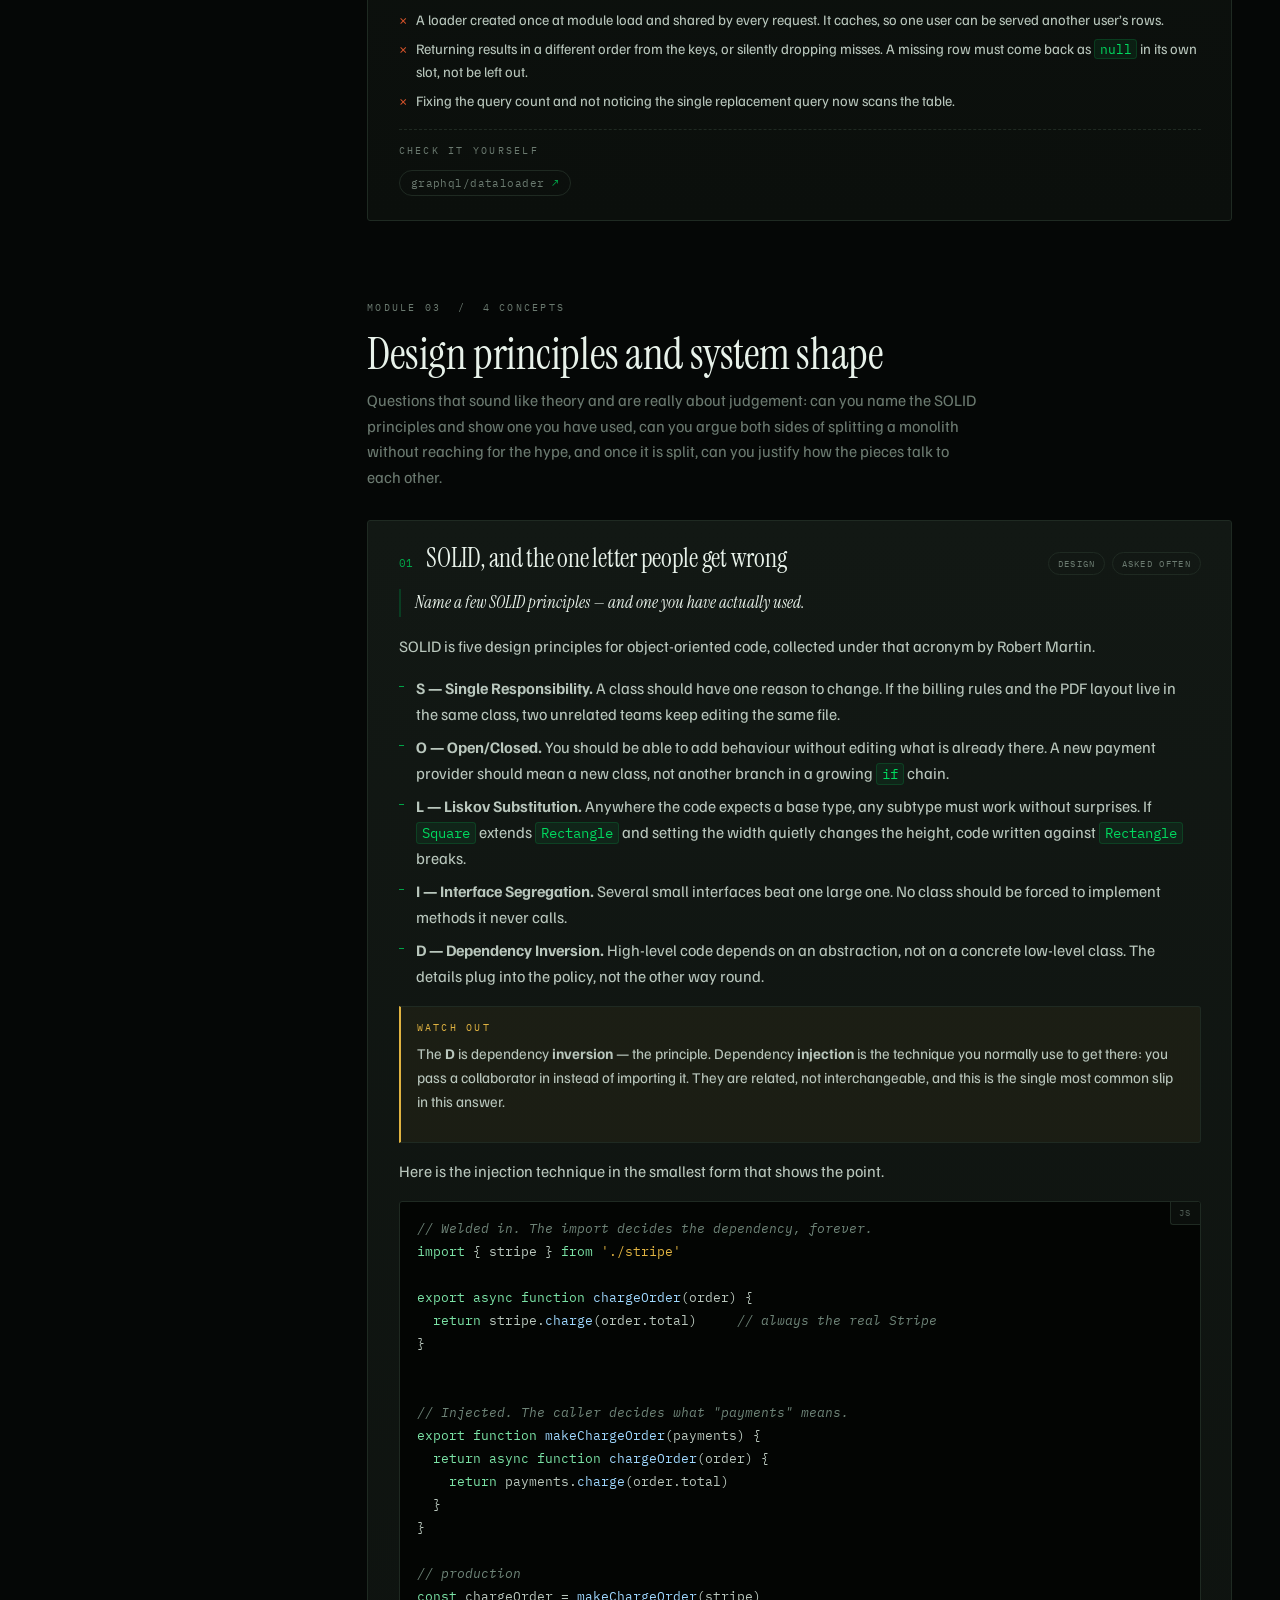
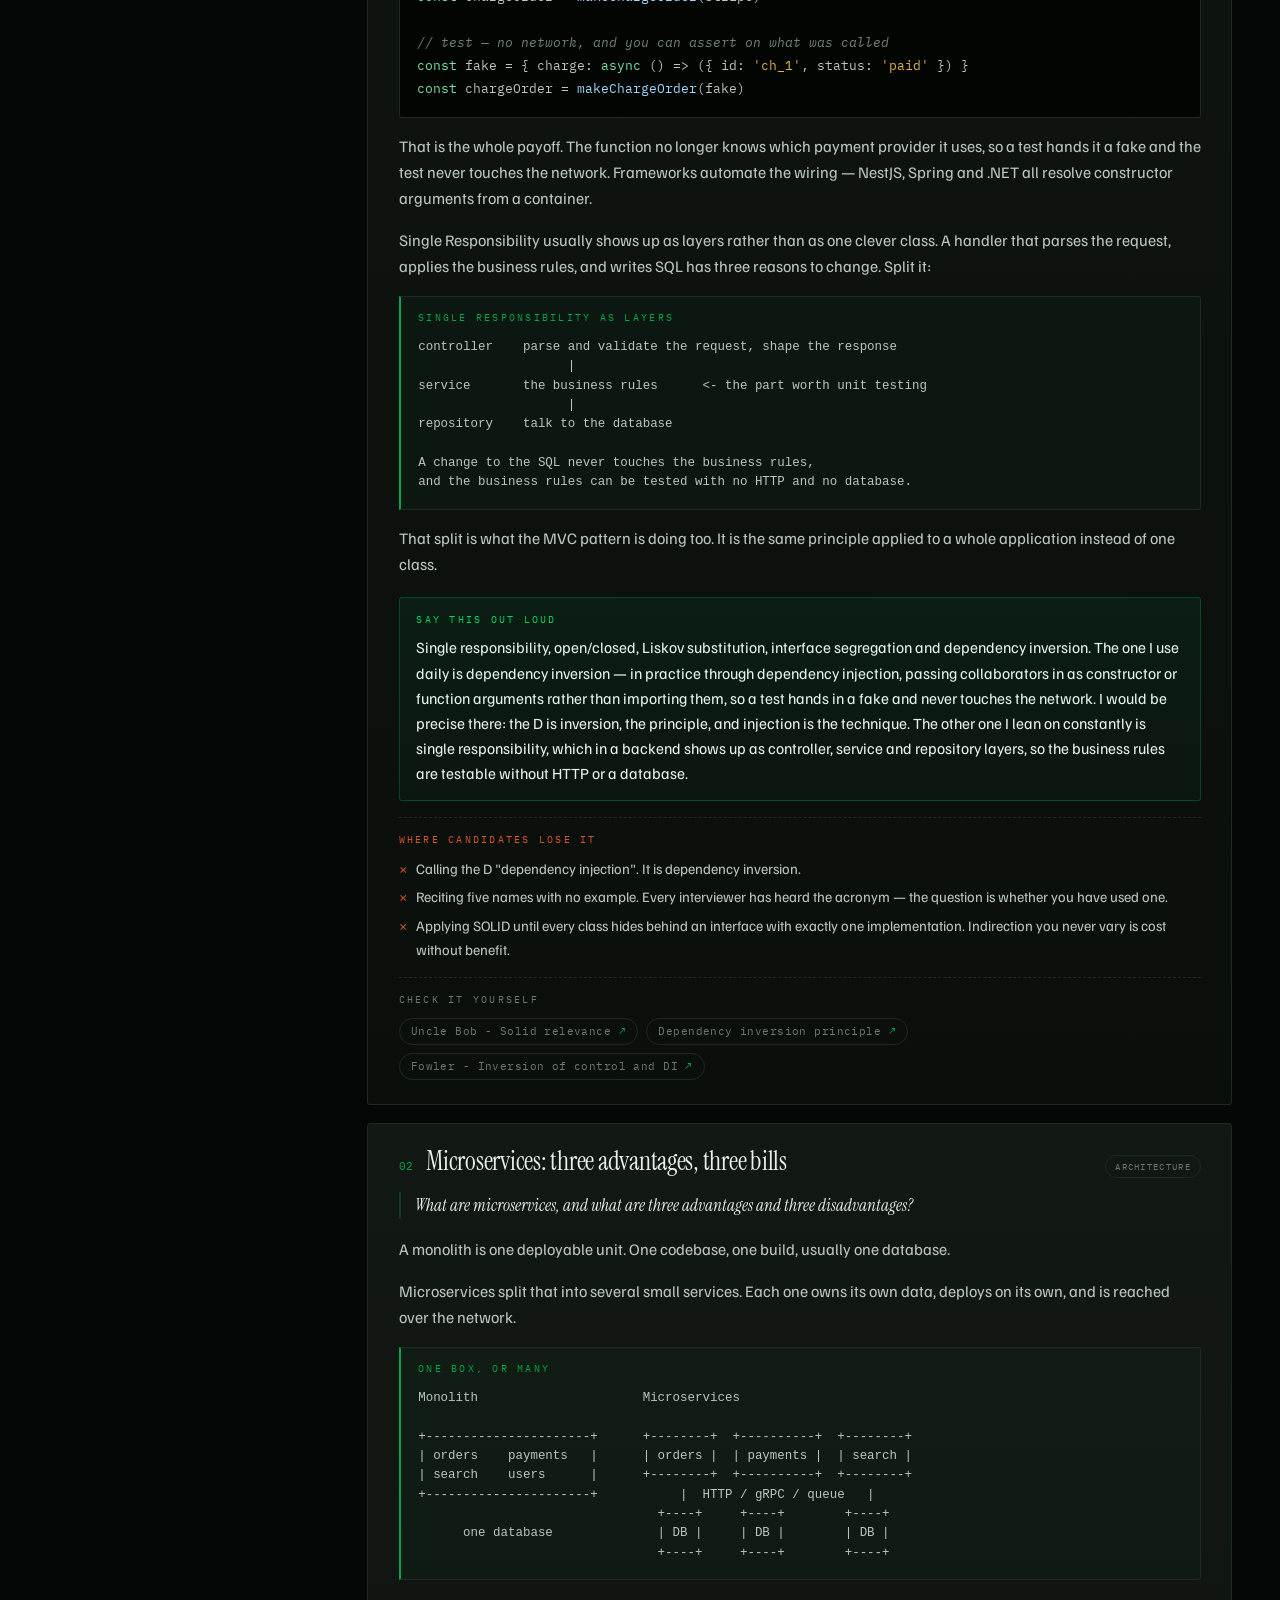
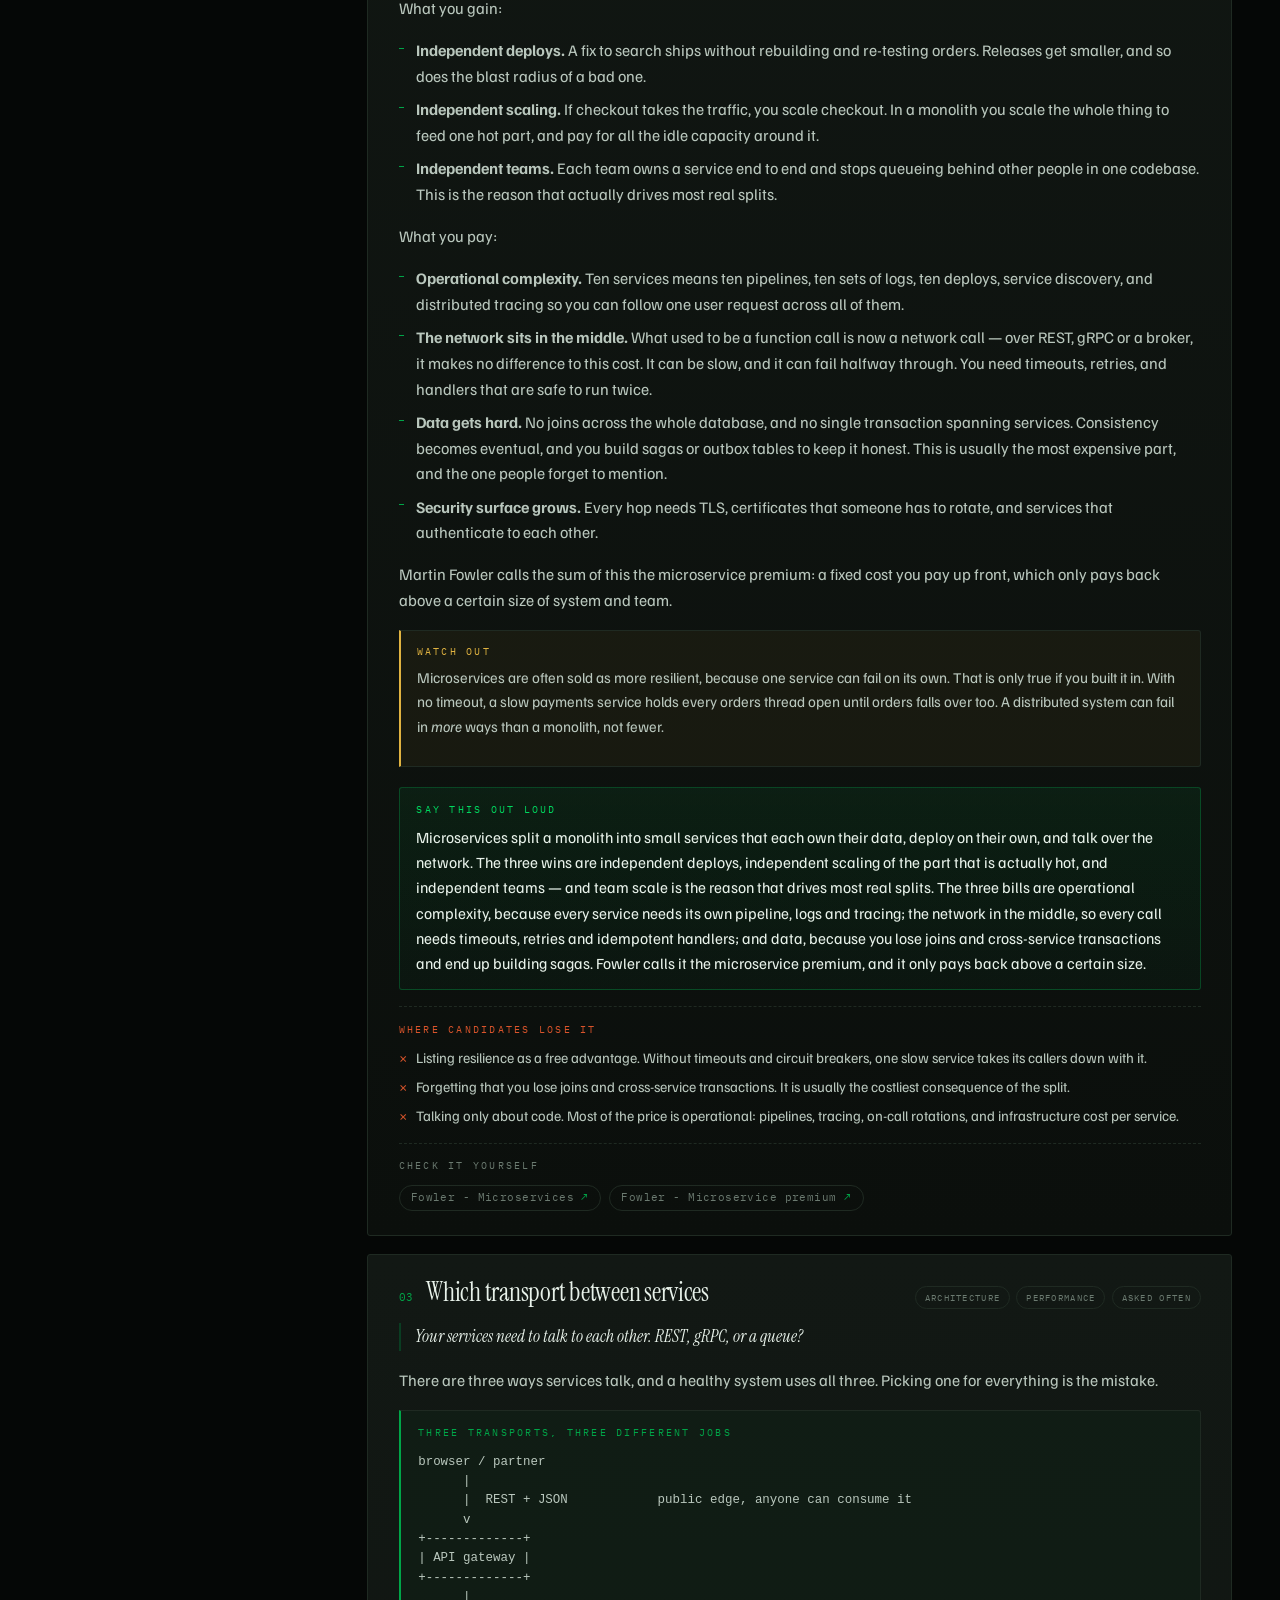
<file: backend-architecture.html>
<!doctype html>
<html lang="en">
<head>
<meta charset="utf-8">
<meta name="viewport" content="width=device-width, initial-scale=1">
<title>Backend Architecture — REST, GraphQL, data and microservices</title>
<meta name="description" content="Ten questions that come up in junior, mid and senior backend interviews, answered at senior depth: REST and content negotiation, SQL versus NoSQL, GraphQL and its costs, N+1 batching, SOLID, when to split a monolith, and REST versus gRPC versus messaging between services.">
<meta name="color-scheme" content="dark">

<link rel="preconnect" href="https://fonts.googleapis.com">
<link rel="preconnect" href="https://fonts.gstatic.com" crossorigin>
<link href="https://fonts.googleapis.com/css2?family=Instrument+Serif:ital@0;1&family=Familjen+Grotesk:ital,wght@0,400..700;1,400..700&family=IBM+Plex+Mono:wght@400;500&display=swap" rel="stylesheet">

<link rel="stylesheet" href="assets/theme.css">
<link rel="stylesheet" href="assets/app.css">
<link rel="icon" href="data:image/svg+xml,<svg xmlns='http://www.w3.org/2000/svg' viewBox='0 0 32 32'><rect width='32' height='32' fill='%23050706'/><circle cx='16' cy='16' r='6' fill='%2300D95F'/></svg>">
</head>
<body>

<header class="masthead">
  <div class="masthead__in">
    <a class="brand" href="#top">
      <span class="brand__dot"></span>
      <span class="brand__name">Backend Architecture</span>
      <span class="brand__meta">v1.0</span>
    </a>

    <a class="crosslink" href="index.html">Django &amp; React</a>
    <a class="crosslink" href="openedx.html">Open edX</a>
    <a class="crosslink" href="frontend-senior.html">Senior front-end</a>
    <a class="crosslink" href="react-native-new-arch.html">RN New Architecture</a>

    <!-- filled from PREP.tracks -->
    <div class="seg" id="track-switch" role="tablist" aria-label="Track"></div>

    <div class="seg" id="mode-switch" role="tablist" aria-label="Mode">
      <button role="tab" data-value="learn" aria-selected="true">Learn</button>
      <button role="tab" data-value="quiz" aria-selected="false">Quiz</button>
    </div>

    <div class="meter" id="meter">
      <span class="meter__bar"><span class="meter__fill" id="meter-fill"></span></span>
      <span class="num" id="meter-num">0%</span>
    </div>
  </div>
</header>

<main class="shell" id="top">

  <section class="hero">
    <div class="hero__kicker"><span class="lbl">HTTP · Databases · GraphQL · System design</span></div>
    <h1>Ten questions a backend interview <em>actually</em> opens with.</h1>
    <p class="hero__sub">
      These come up at junior, mid and senior interviews alike. What changes with seniority
      is not the question &mdash; it is how deep the answer goes. So each one here gives you the
      mechanism first, the answer you would say out loud second, and the mistake that costs
      people the offer at the end. Read the track, then take the quiz.
    </p>

    <div class="stats">
      <div class="stat">
        <span class="stat__n num" id="stat-modules">0</span>
        <span class="stat__l">Modules</span>
      </div>
      <div class="stat">
        <span class="stat__n num" id="stat-concepts">0</span>
        <span class="stat__l">Concepts</span>
      </div>
      <div class="stat">
        <span class="stat__n num" id="stat-questions">0</span>
        <span class="stat__l">Quiz questions</span>
      </div>
    </div>
  </section>

  <section id="view-learn">
    <div class="learn">
      <nav class="rail" id="rail" aria-label="Concepts"></nav>
      <div id="modules"></div>
    </div>
  </section>

  <section id="view-quiz" class="quiz" hidden>
    <div id="quiz-root"></div>
  </section>

  <footer class="foot">
    <span>&copy; 2026 Nuttakit Kundum</span>
    <span>
      Questions from
      <a href="https://www.youtube.com/watch?v=PnQY02QQrYQ" target="_blank" rel="noopener noreferrer">this mock interview</a>
      &middot; every claim cited and checked against the docs
    </span>
  </footer>

</main>

<script>window.PREP = {
  modules: [], quiz: [],
  tracks: [{ v: 'architecture', l: 'Architecture' }]
};</script>
<script src="data/refs.js"></script>
<script src="data/backend-arch.js"></script>
<script src="data/quiz-arch.js"></script>
<script src="js/highlight.js"></script>
<script src="js/learn.js"></script>
<script src="js/quiz.js"></script>
<script src="js/app.js"></script>
</body>
</html>
</file>
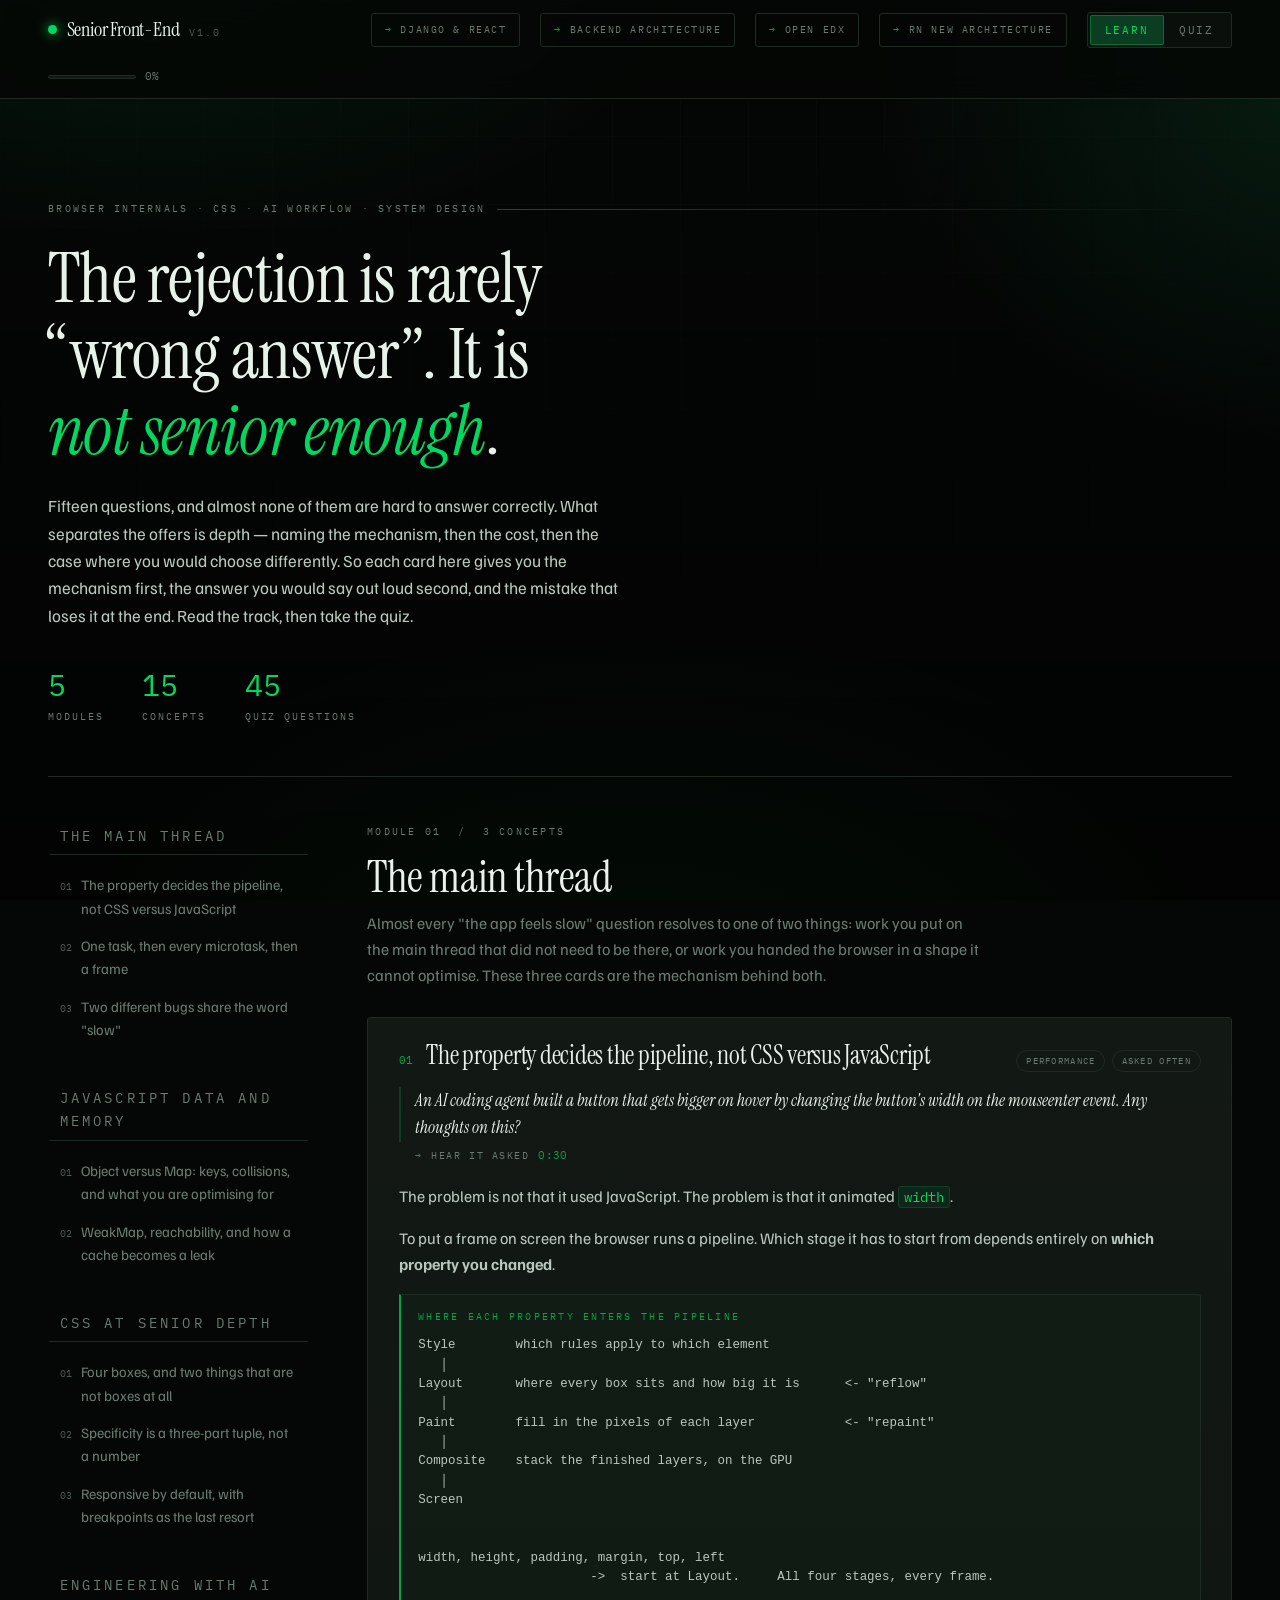
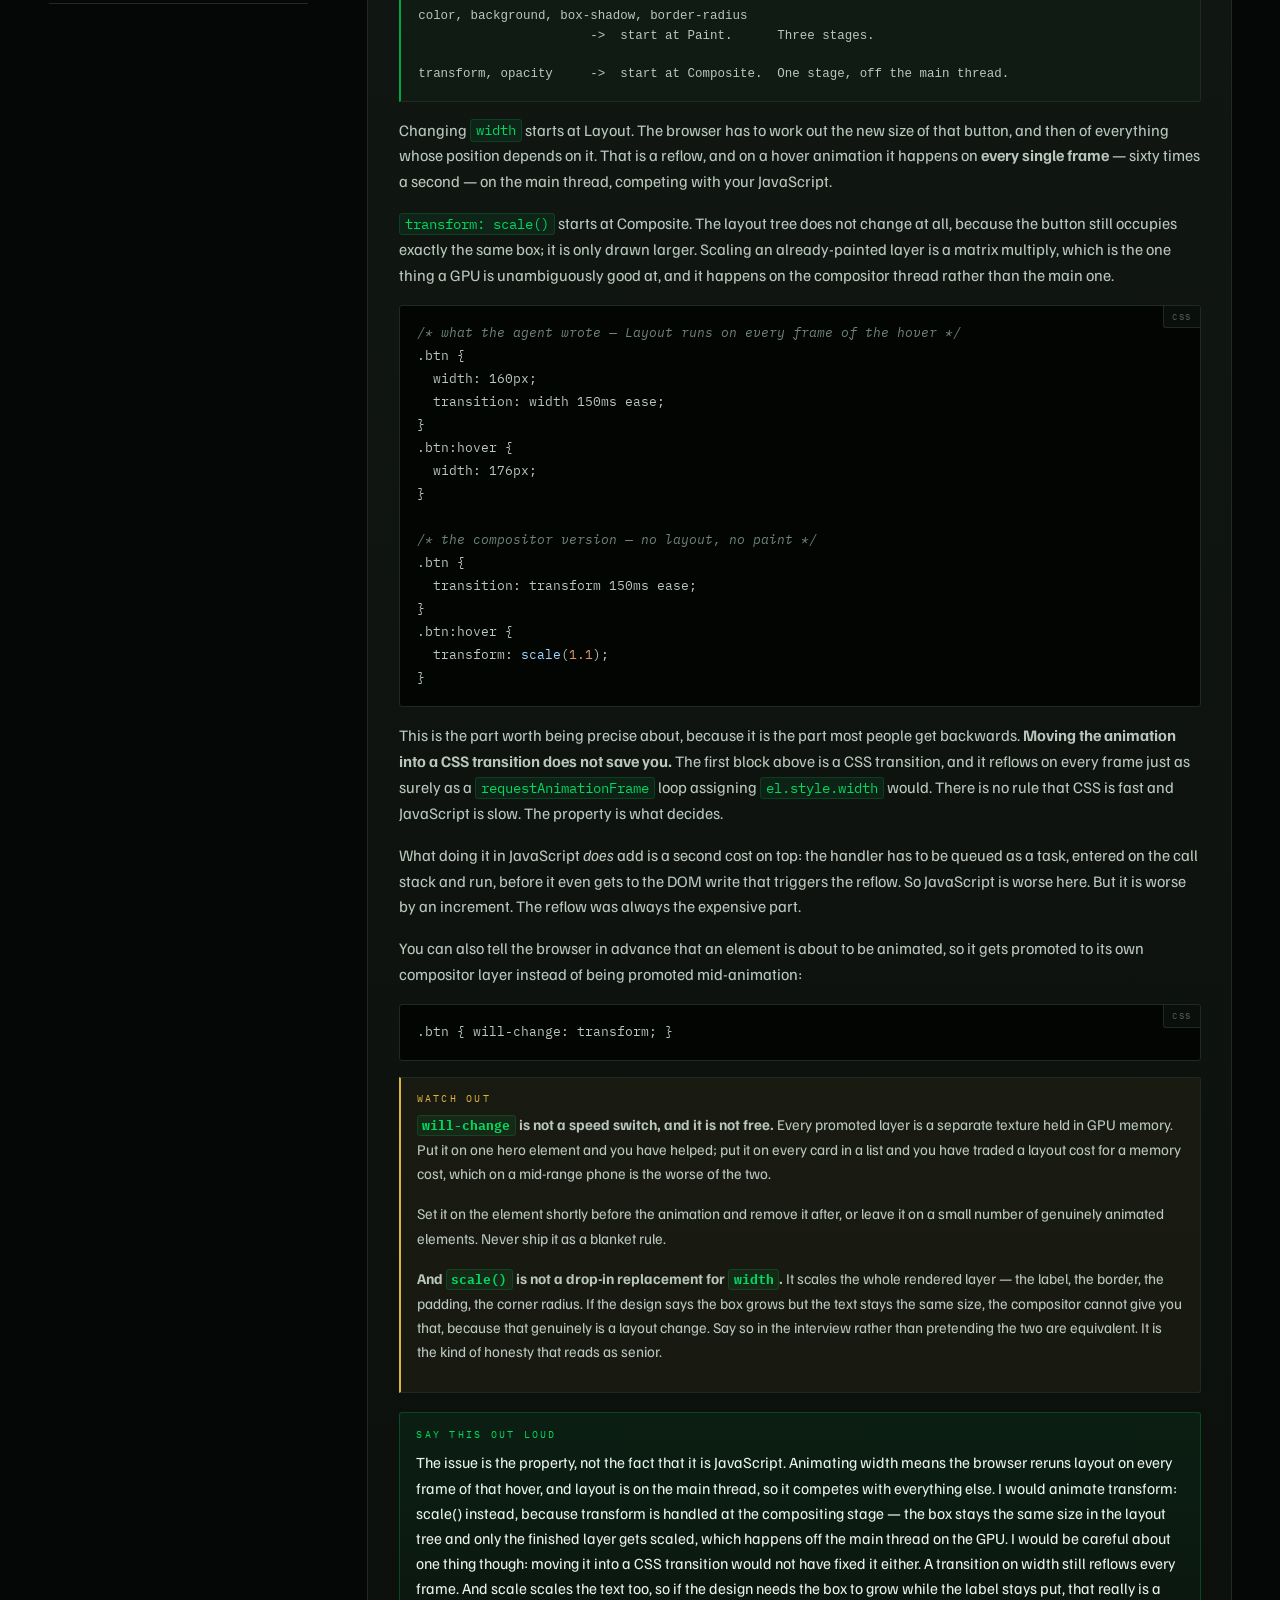
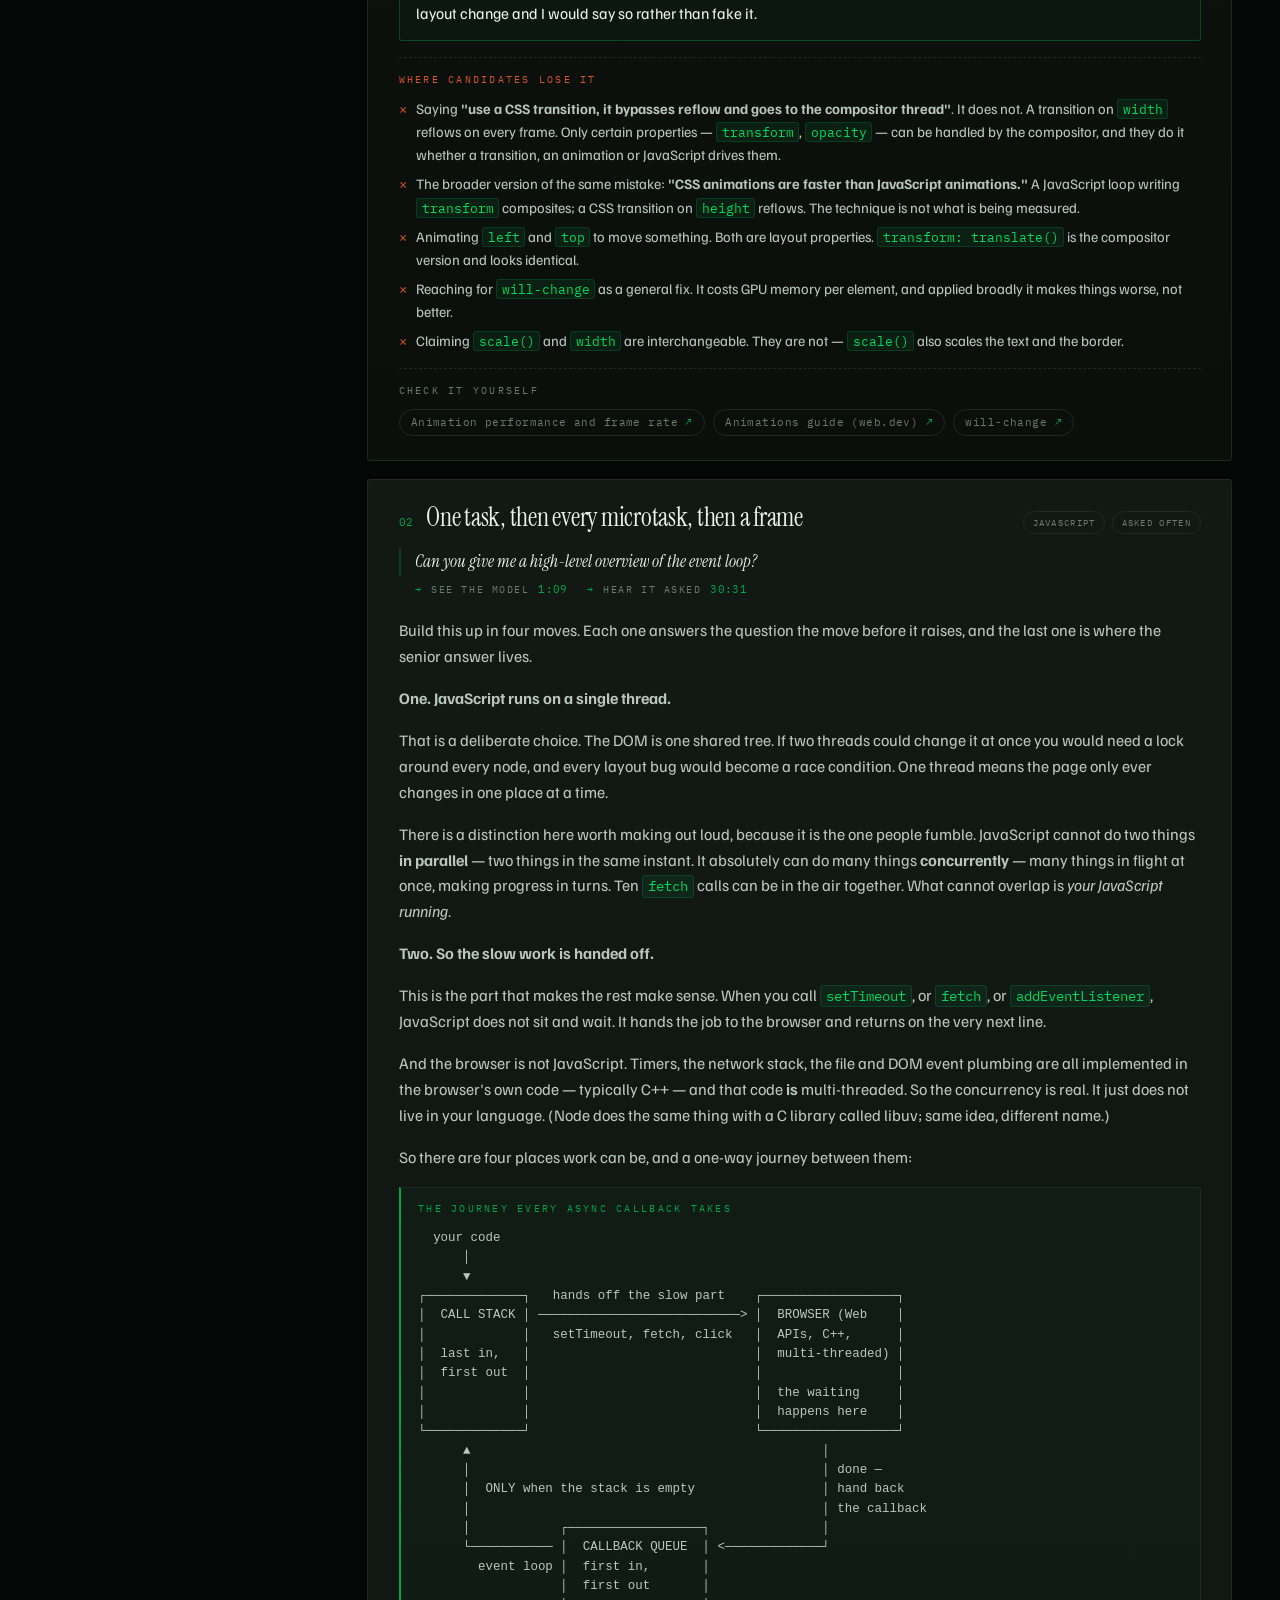
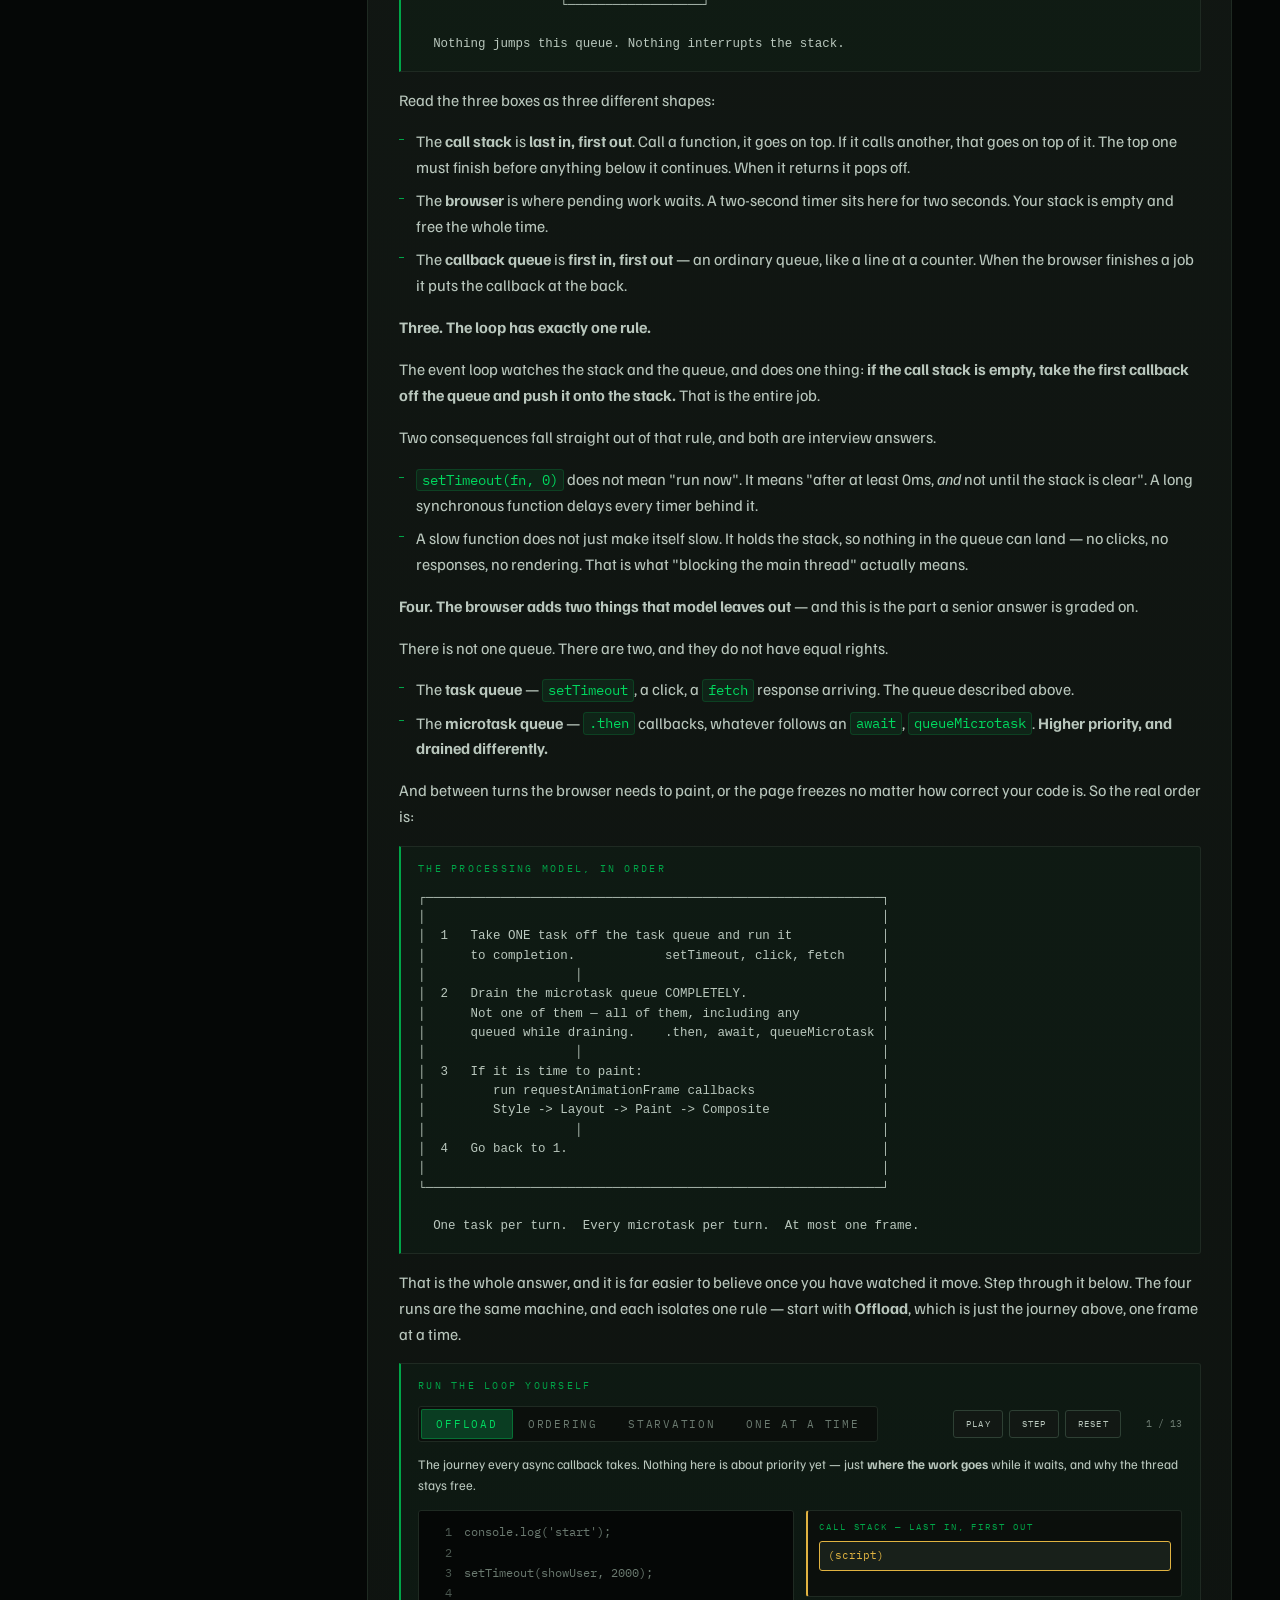
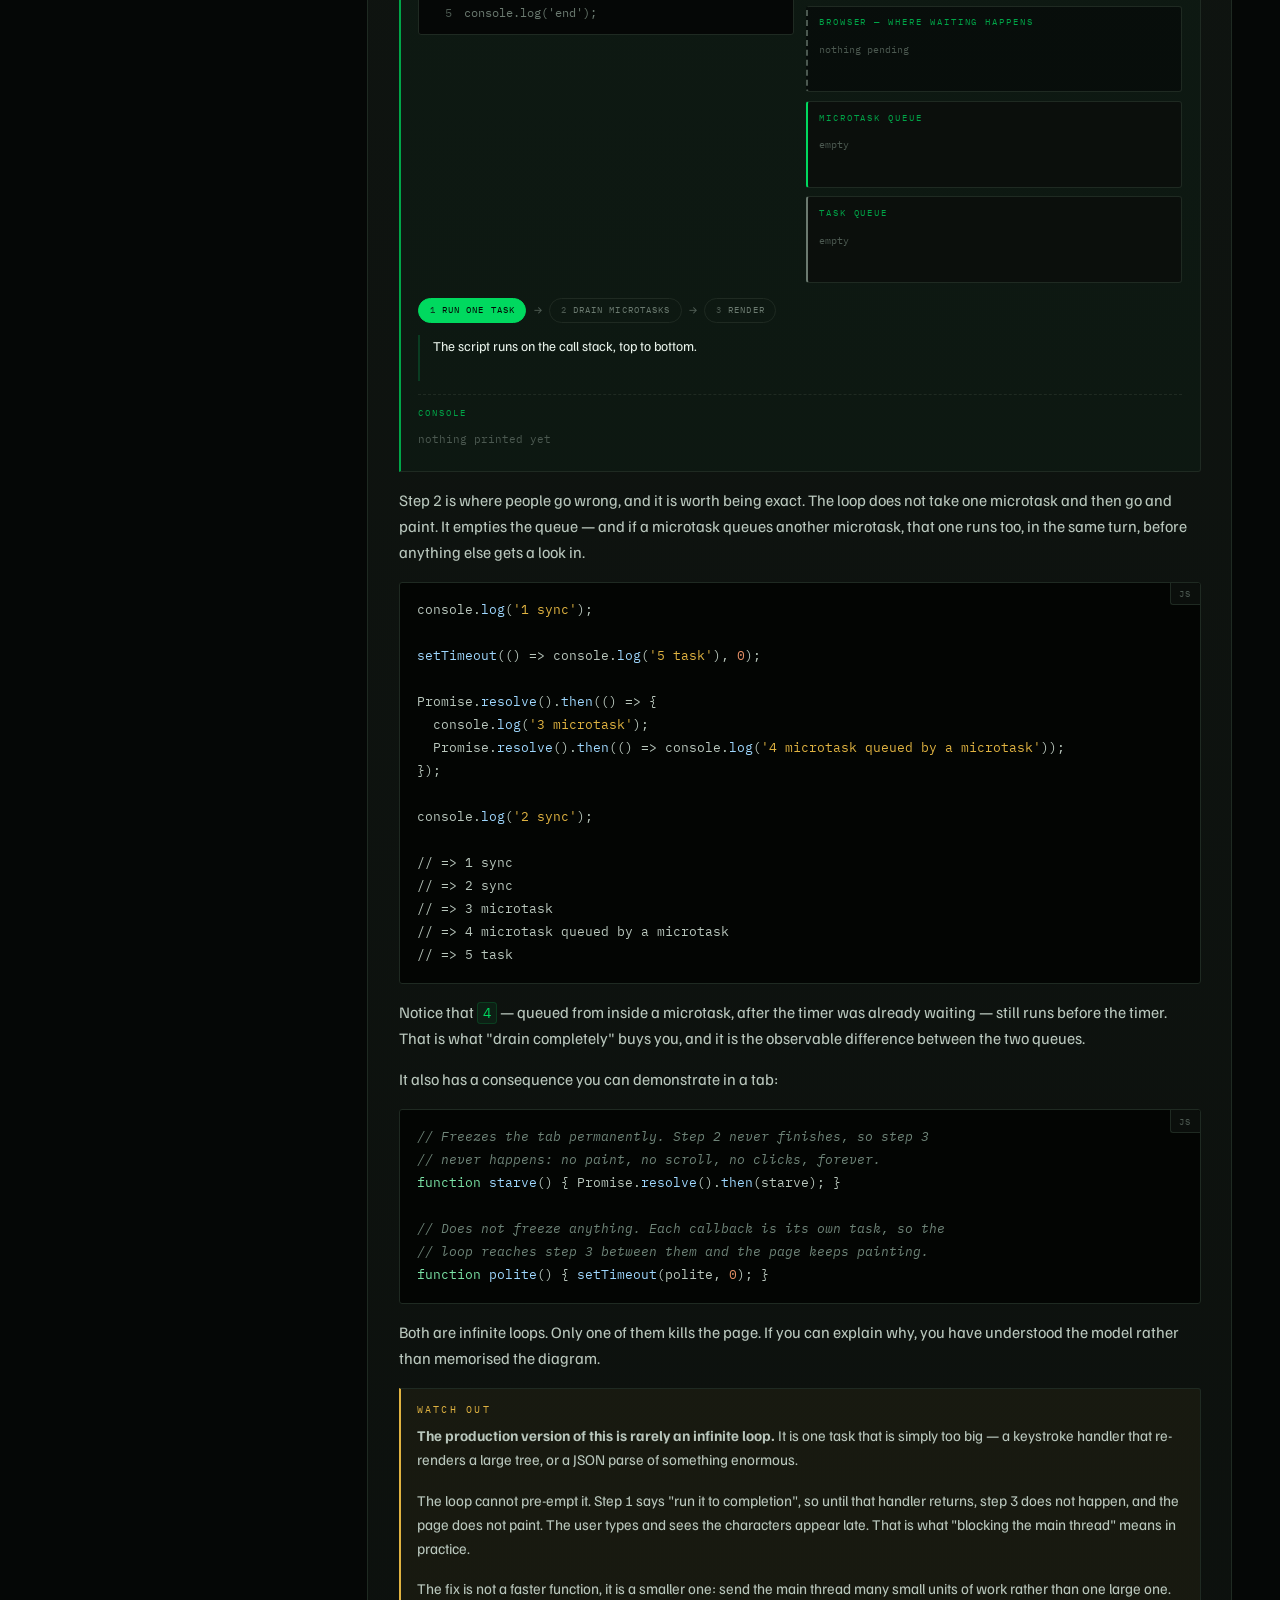
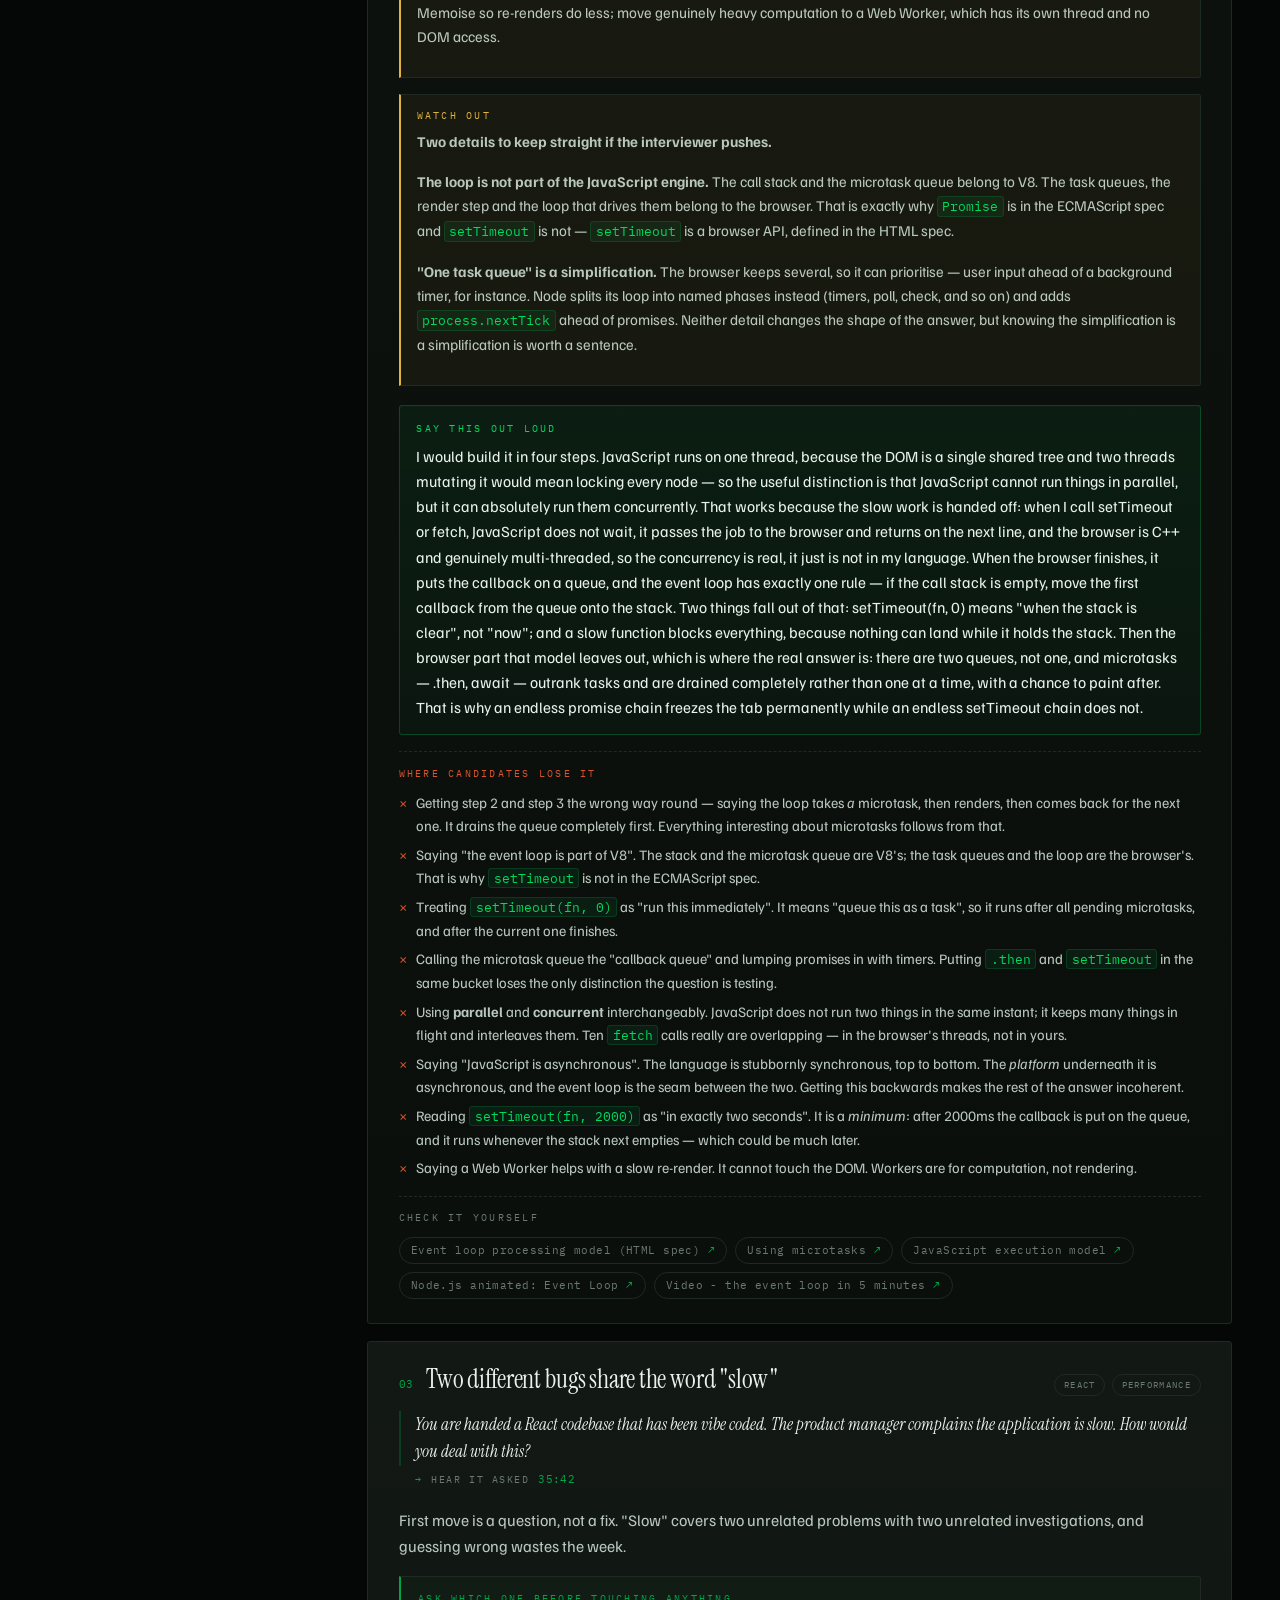
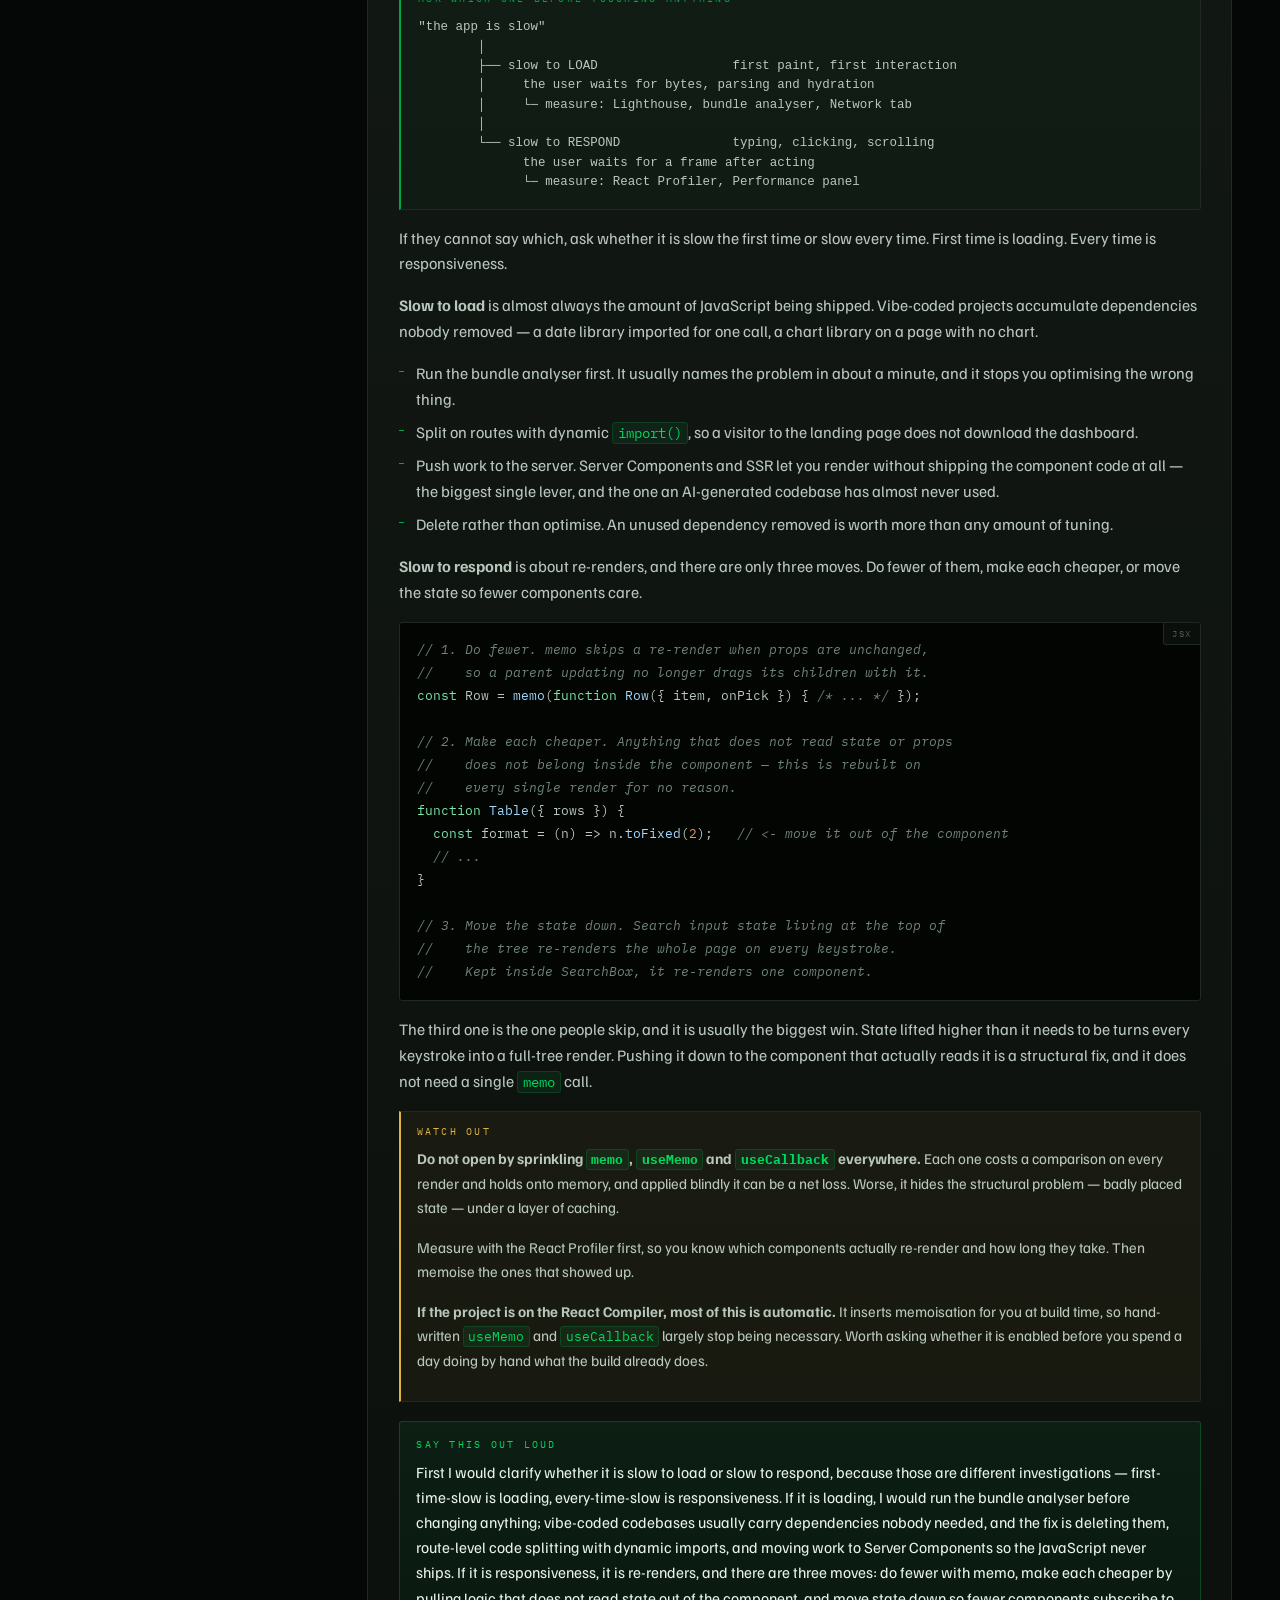
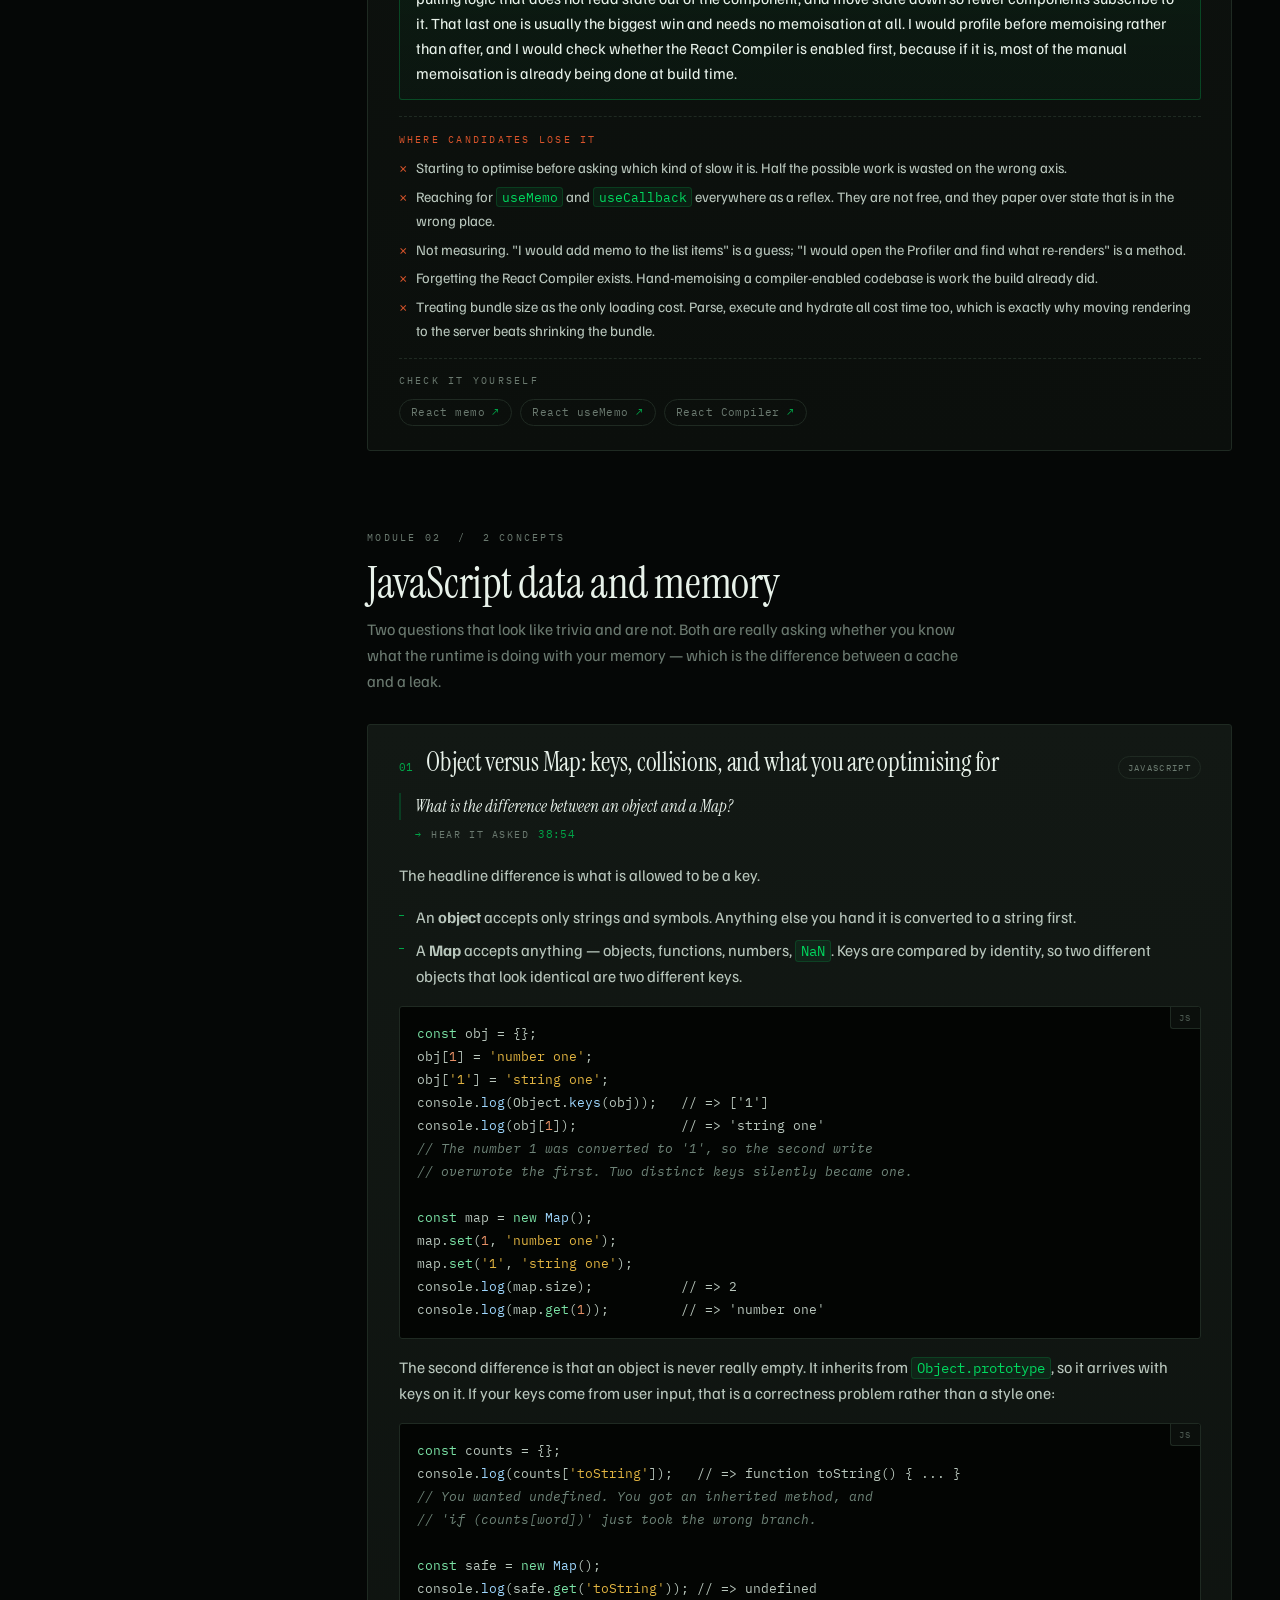
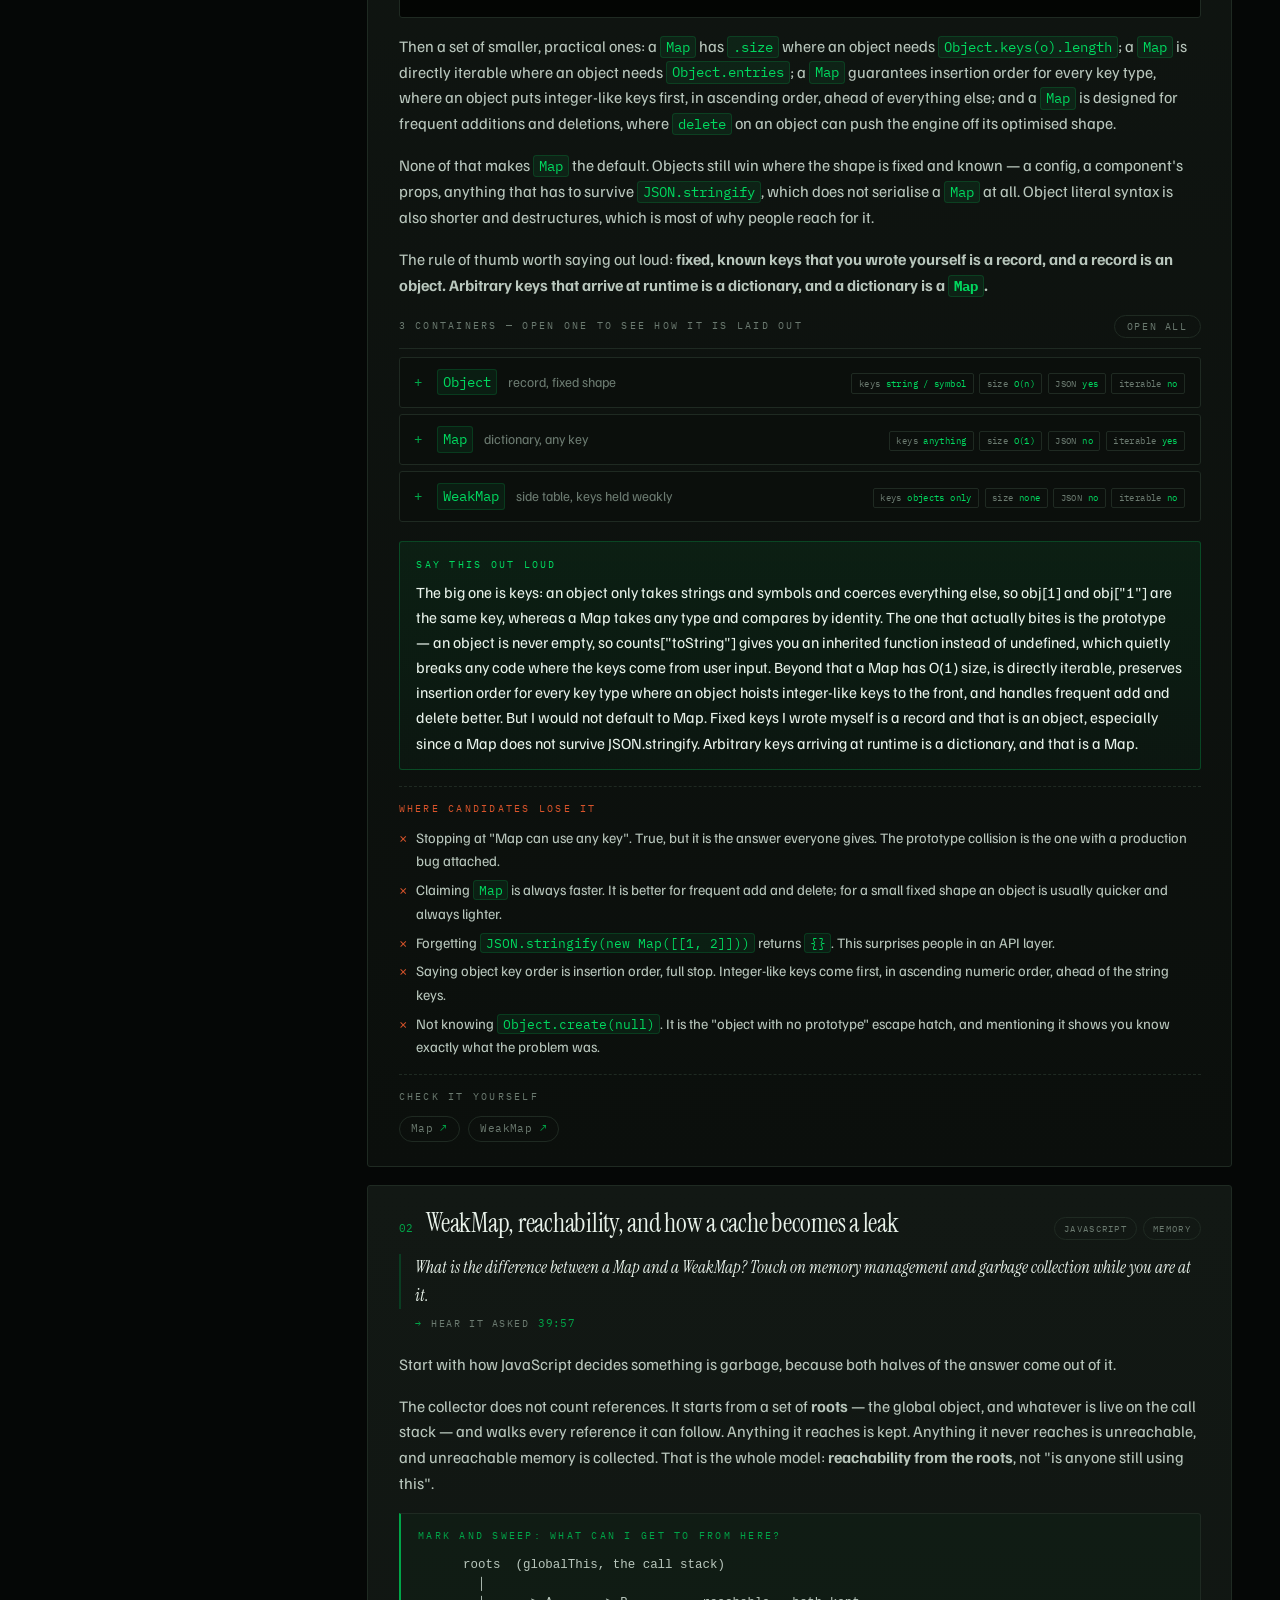
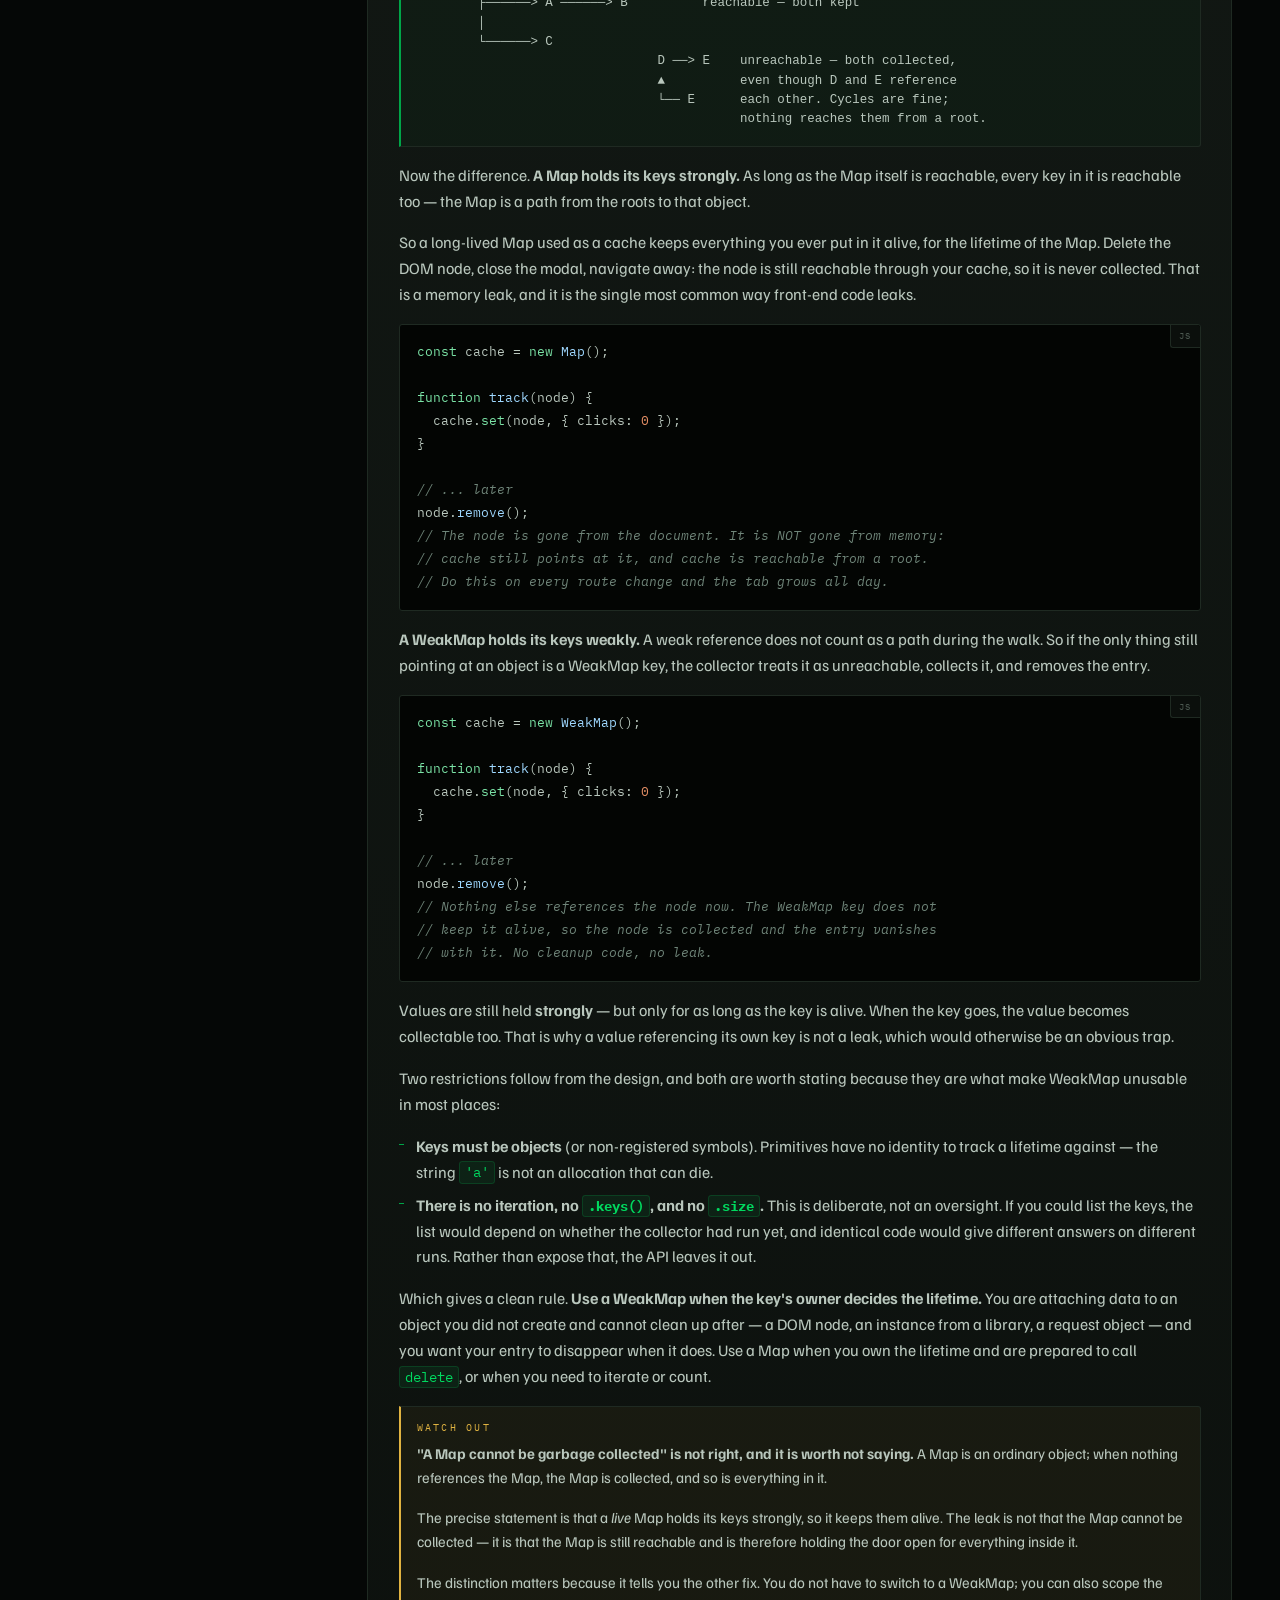
<file: frontend-senior.html>
<!doctype html>
<html lang="en">
<head>
<meta charset="utf-8">
<meta name="viewport" content="width=device-width, initial-scale=1">
<title>Senior Front-End — the fifteen questions, answered at depth</title>
<meta name="description" content="The fifteen questions a 2026 senior front-end interview opens with: the compositor and the event loop, the box model and specificity, Map versus WeakMap, working with coding agents, design systems, caching at scale, and streaming transports.">
<meta name="color-scheme" content="dark">

<link rel="preconnect" href="https://fonts.googleapis.com">
<link rel="preconnect" href="https://fonts.gstatic.com" crossorigin>
<link href="https://fonts.googleapis.com/css2?family=Instrument+Serif:ital@0;1&family=Familjen+Grotesk:ital,wght@0,400..700;1,400..700&family=IBM+Plex+Mono:wght@400;500&display=swap" rel="stylesheet">

<link rel="stylesheet" href="assets/theme.css">
<link rel="stylesheet" href="assets/app.css">
<link rel="icon" href="data:image/svg+xml,<svg xmlns='http://www.w3.org/2000/svg' viewBox='0 0 32 32'><rect width='32' height='32' fill='%23050706'/><circle cx='16' cy='16' r='6' fill='%2300D95F'/></svg>">
</head>
<body>

<header class="masthead">
  <div class="masthead__in">
    <a class="brand" href="#top">
      <span class="brand__dot"></span>
      <span class="brand__name">Senior Front-End</span>
      <span class="brand__meta">v1.0</span>
    </a>

    <a class="crosslink" href="index.html">Django &amp; React</a>
    <a class="crosslink" href="backend-architecture.html">Backend architecture</a>
    <a class="crosslink" href="openedx.html">Open edX</a>
    <a class="crosslink" href="react-native-new-arch.html">RN New Architecture</a>

    <!-- filled from PREP.tracks -->
    <div class="seg" id="track-switch" role="tablist" aria-label="Track"></div>

    <div class="seg" id="mode-switch" role="tablist" aria-label="Mode">
      <button role="tab" data-value="learn" aria-selected="true">Learn</button>
      <button role="tab" data-value="quiz" aria-selected="false">Quiz</button>
    </div>

    <div class="meter" id="meter">
      <span class="meter__bar"><span class="meter__fill" id="meter-fill"></span></span>
      <span class="num" id="meter-num">0%</span>
    </div>
  </div>
</header>

<main class="shell" id="top">

  <section class="hero">
    <div class="hero__kicker"><span class="lbl">Browser internals &middot; CSS &middot; AI workflow &middot; System design</span></div>
    <h1>The rejection is rarely &ldquo;wrong answer&rdquo;. It is <em>not senior enough</em>.</h1>
    <p class="hero__sub">
      Fifteen questions, and almost none of them are hard to answer correctly. What separates
      the offers is depth &mdash; naming the mechanism, then the cost, then the case where you
      would choose differently. So each card here gives you the mechanism first, the answer
      you would say out loud second, and the mistake that loses it at the end.
      Read the track, then take the quiz.
    </p>

    <div class="stats">
      <div class="stat">
        <span class="stat__n num" id="stat-modules">0</span>
        <span class="stat__l">Modules</span>
      </div>
      <div class="stat">
        <span class="stat__n num" id="stat-concepts">0</span>
        <span class="stat__l">Concepts</span>
      </div>
      <div class="stat">
        <span class="stat__n num" id="stat-questions">0</span>
        <span class="stat__l">Quiz questions</span>
      </div>
    </div>
  </section>

  <section id="view-learn">
    <div class="learn">
      <nav class="rail" id="rail" aria-label="Concepts"></nav>
      <div id="modules"></div>
    </div>
  </section>

  <section id="view-quiz" class="quiz" hidden>
    <div id="quiz-root"></div>
  </section>

  <footer class="foot">
    <span>&copy; 2026 Nuttakit Kundum</span>
    <span>
      Questions from
      <a href="https://www.youtube.com/watch?v=AMerB8XjfZ0" target="_blank" rel="noopener noreferrer">this interview</a>
      &middot; answers written from scratch, every claim checked against the linked docs
    </span>
  </footer>

</main>

<script>window.PREP = {
  modules: [], quiz: [],
  tracks: [{ v: 'frontend-senior', l: 'Senior front-end' }],
  /* Concepts carry a `watch` offset in seconds; the cards deep-link into
     this video at the second the question is asked. */
  source: { v: 'AMerB8XjfZ0' }
};</script>
<script src="data/refs.js"></script>
<script src="data/fe-runtime.js"></script>
<script src="data/fe-css.js"></script>
<script src="data/fe-ai.js"></script>
<script src="data/fe-system.js"></script>
<script src="data/quiz-frontend-senior.js"></script>
<script src="data/sim-eventloop.js"></script>
<script src="js/highlight.js"></script>
<script src="js/sim.js"></script>
<script src="js/learn.js"></script>
<script src="js/quiz.js"></script>
<script src="js/app.js"></script>
</body>
</html>
</file>
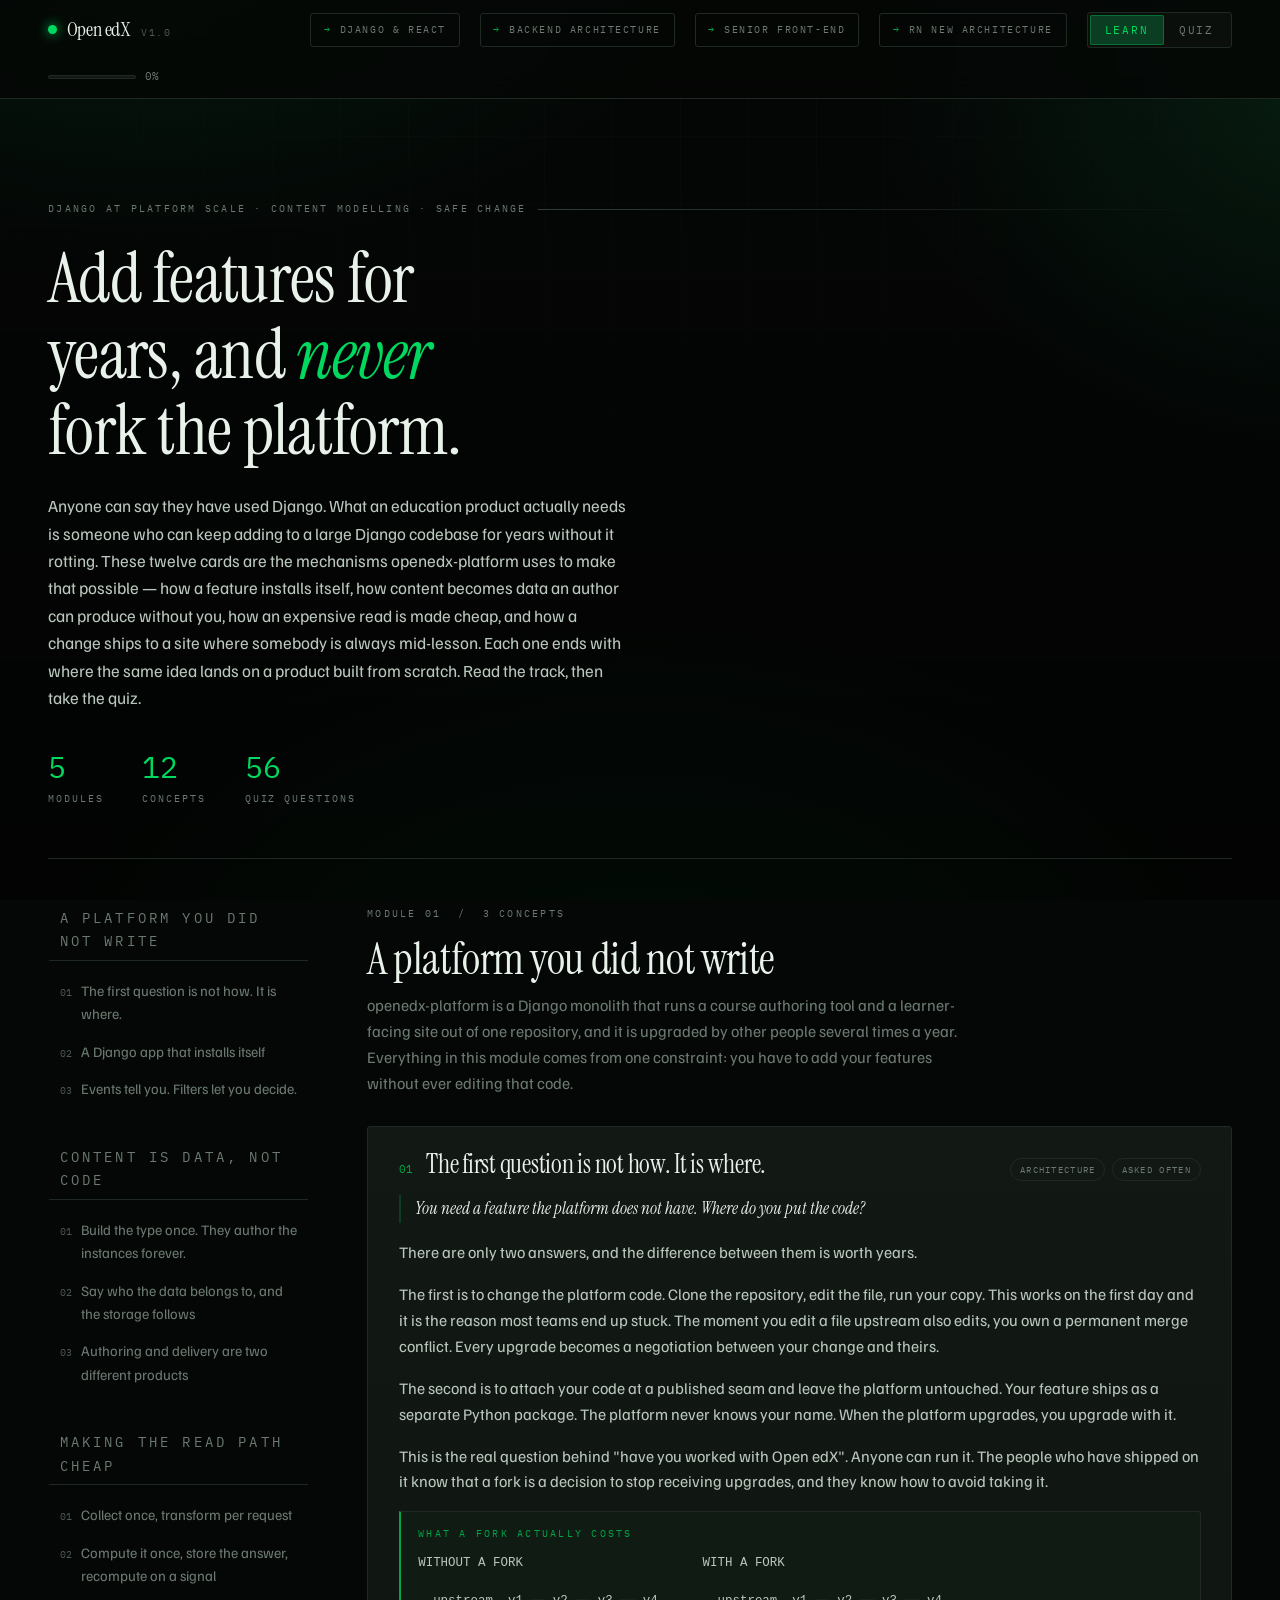
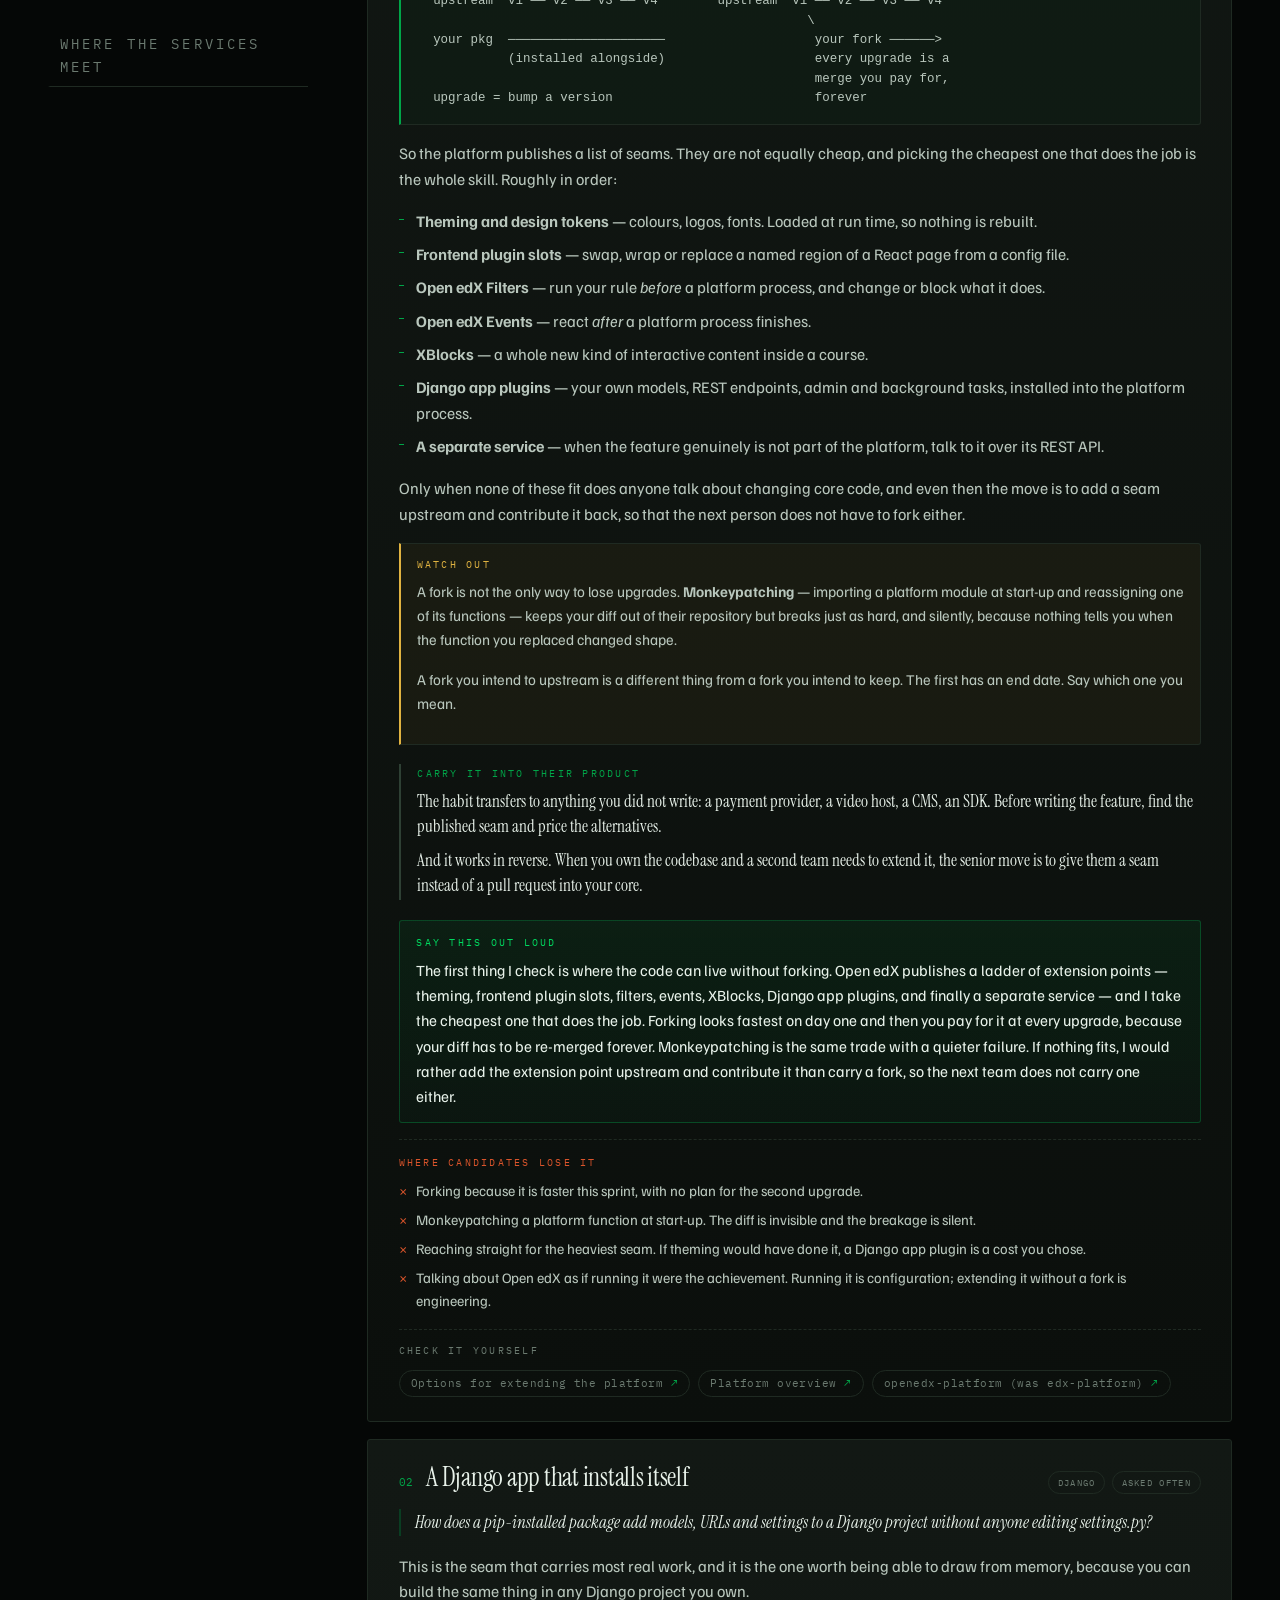
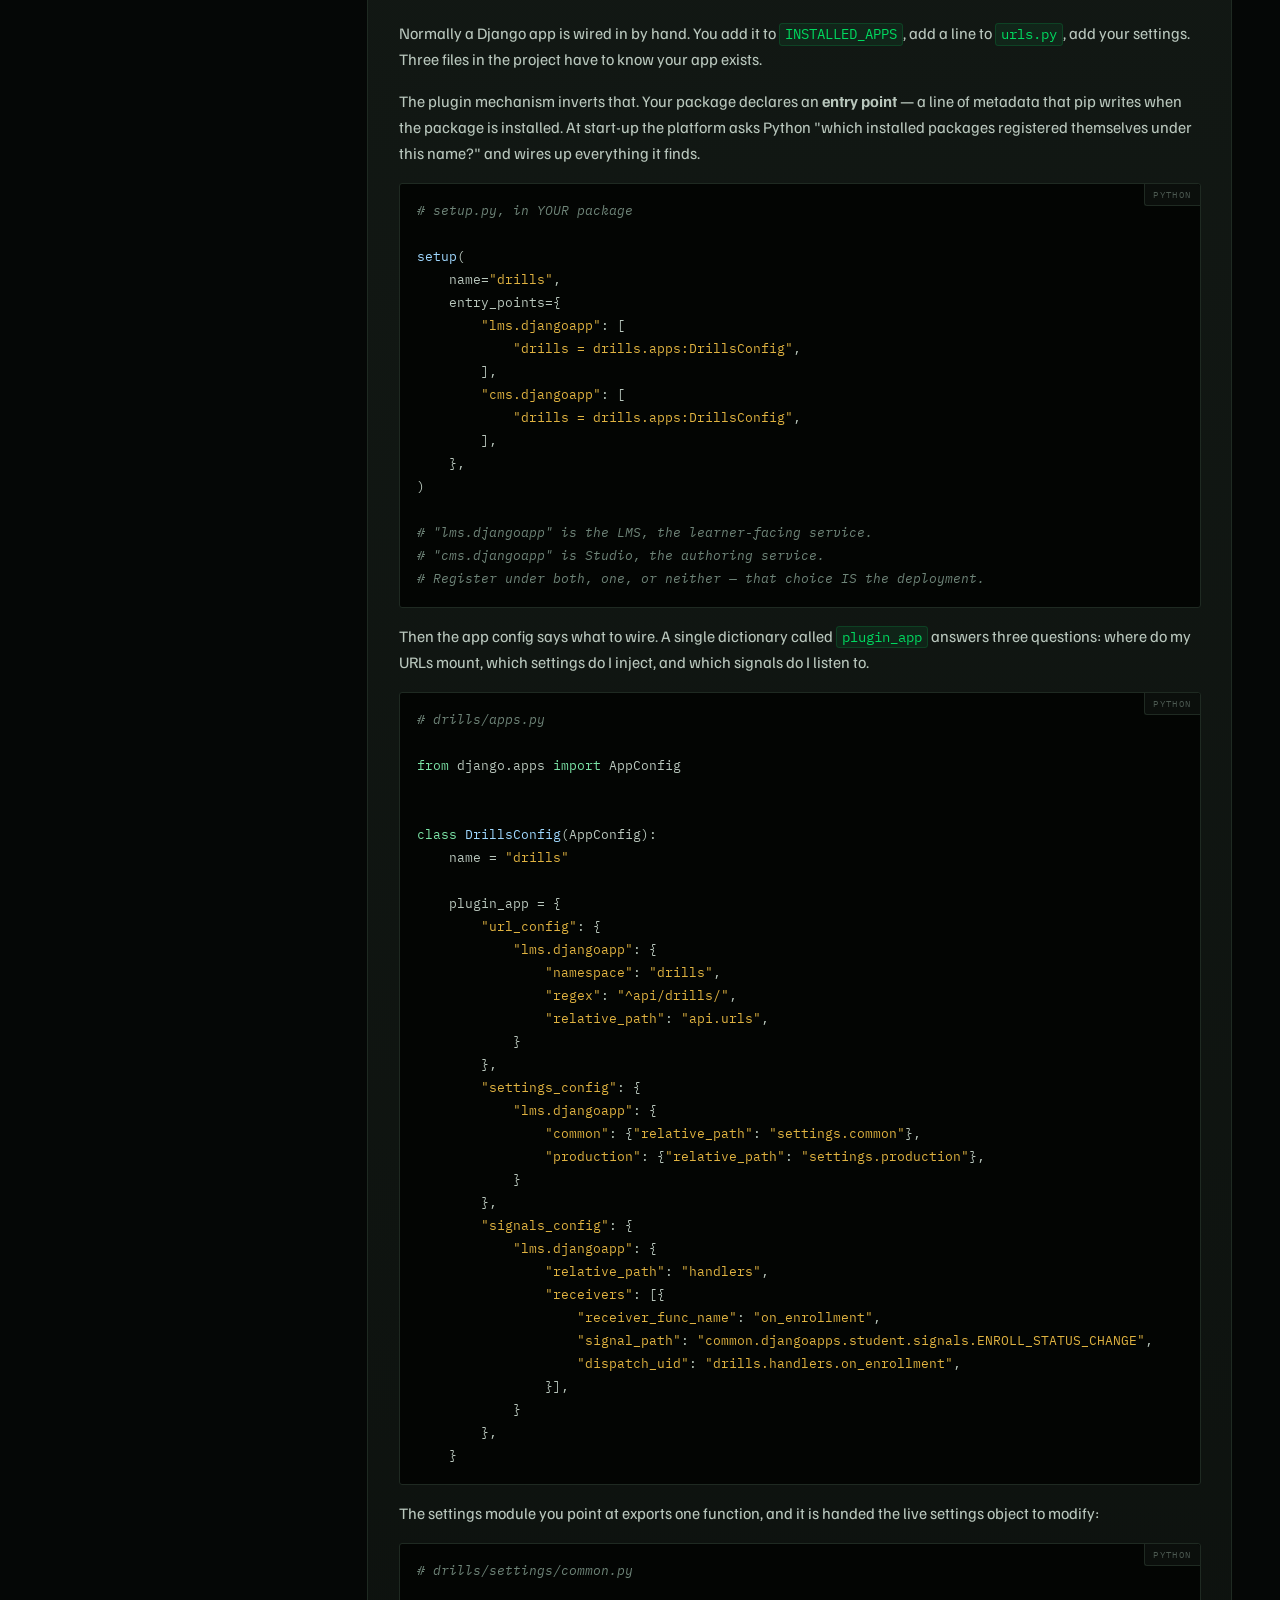
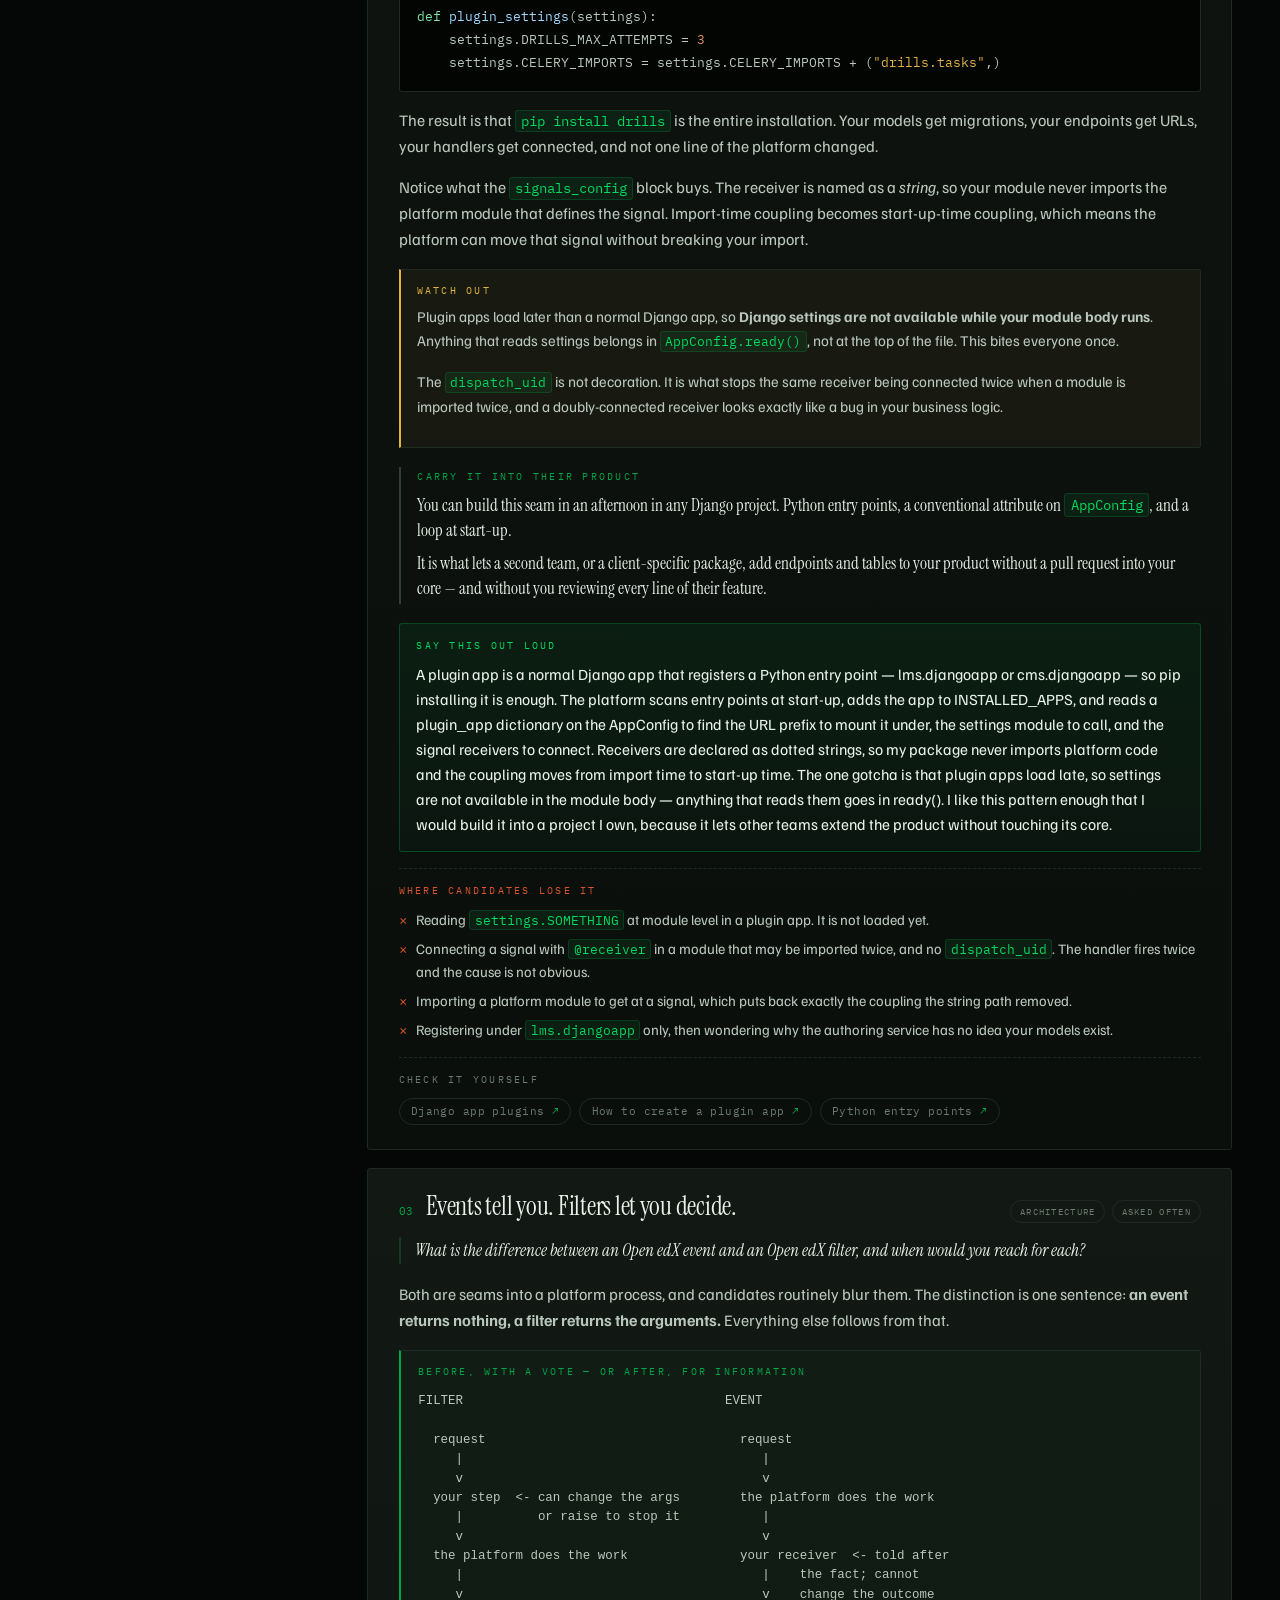
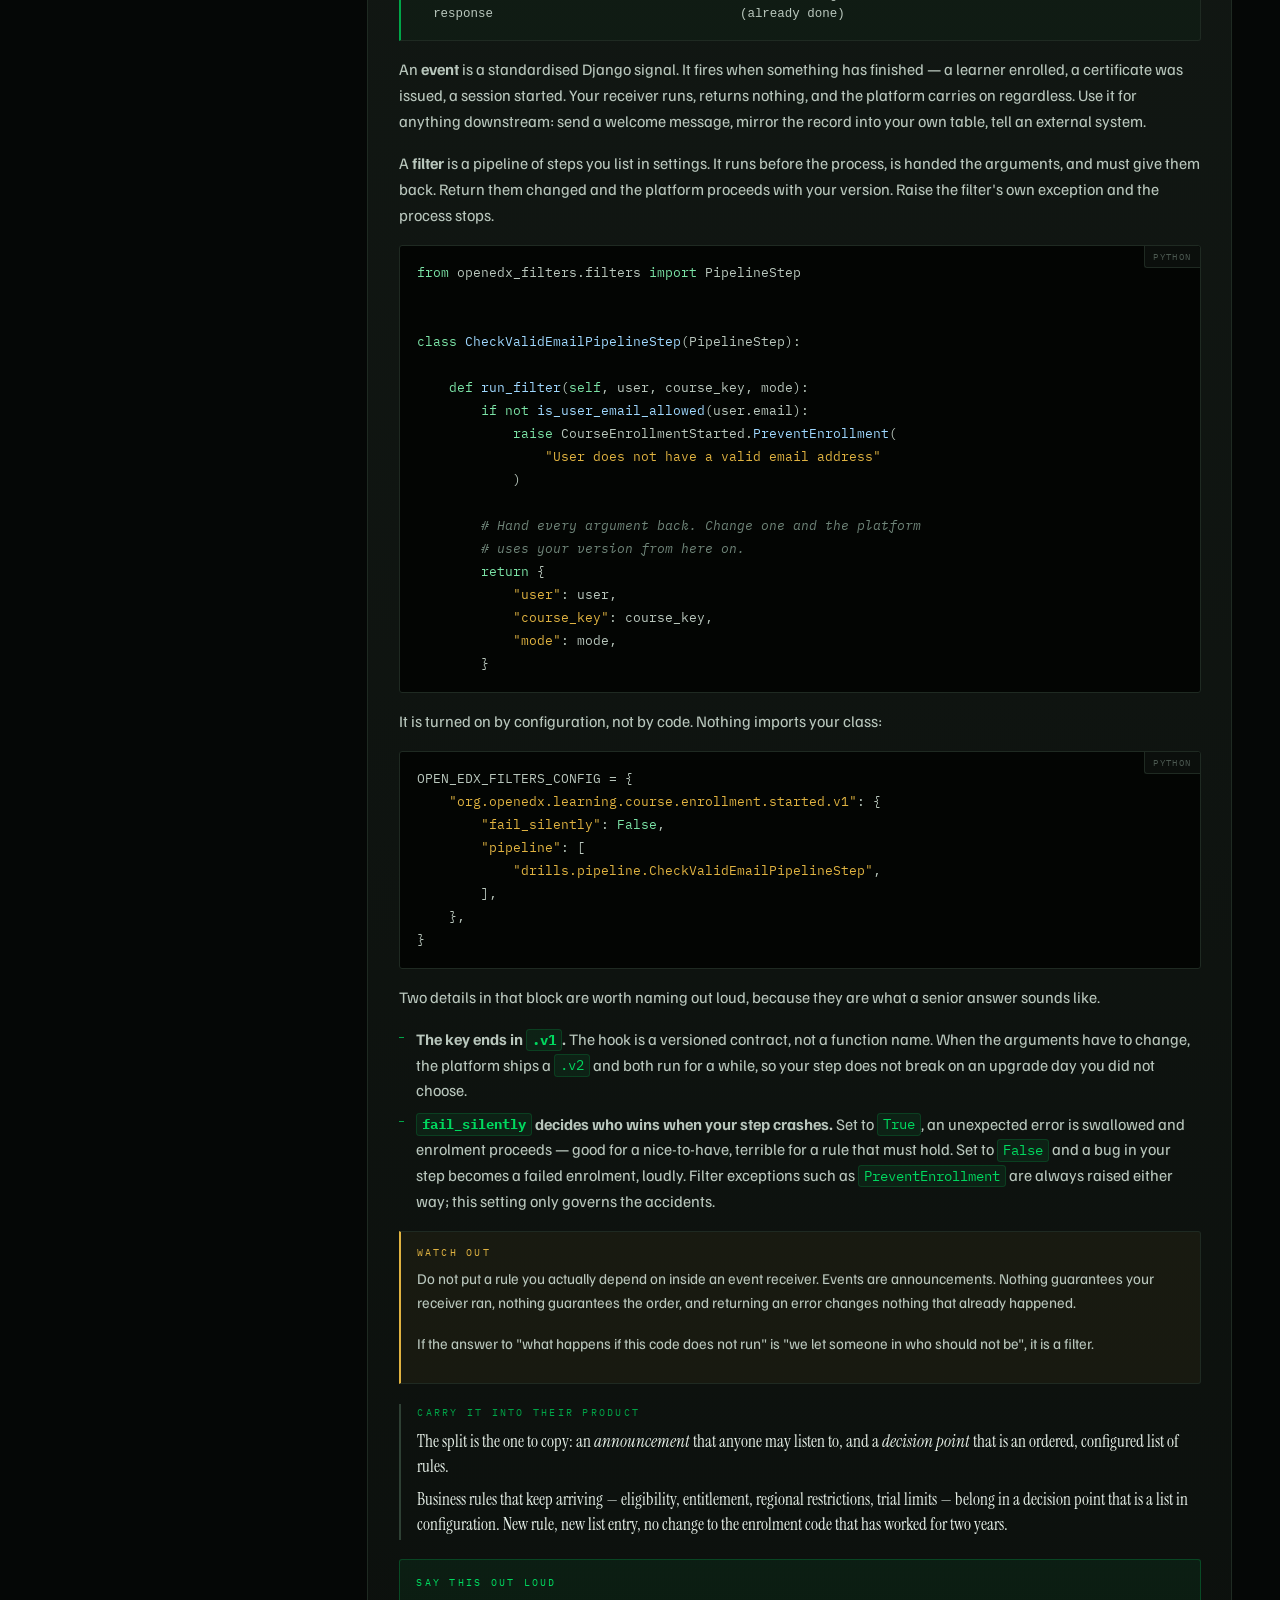
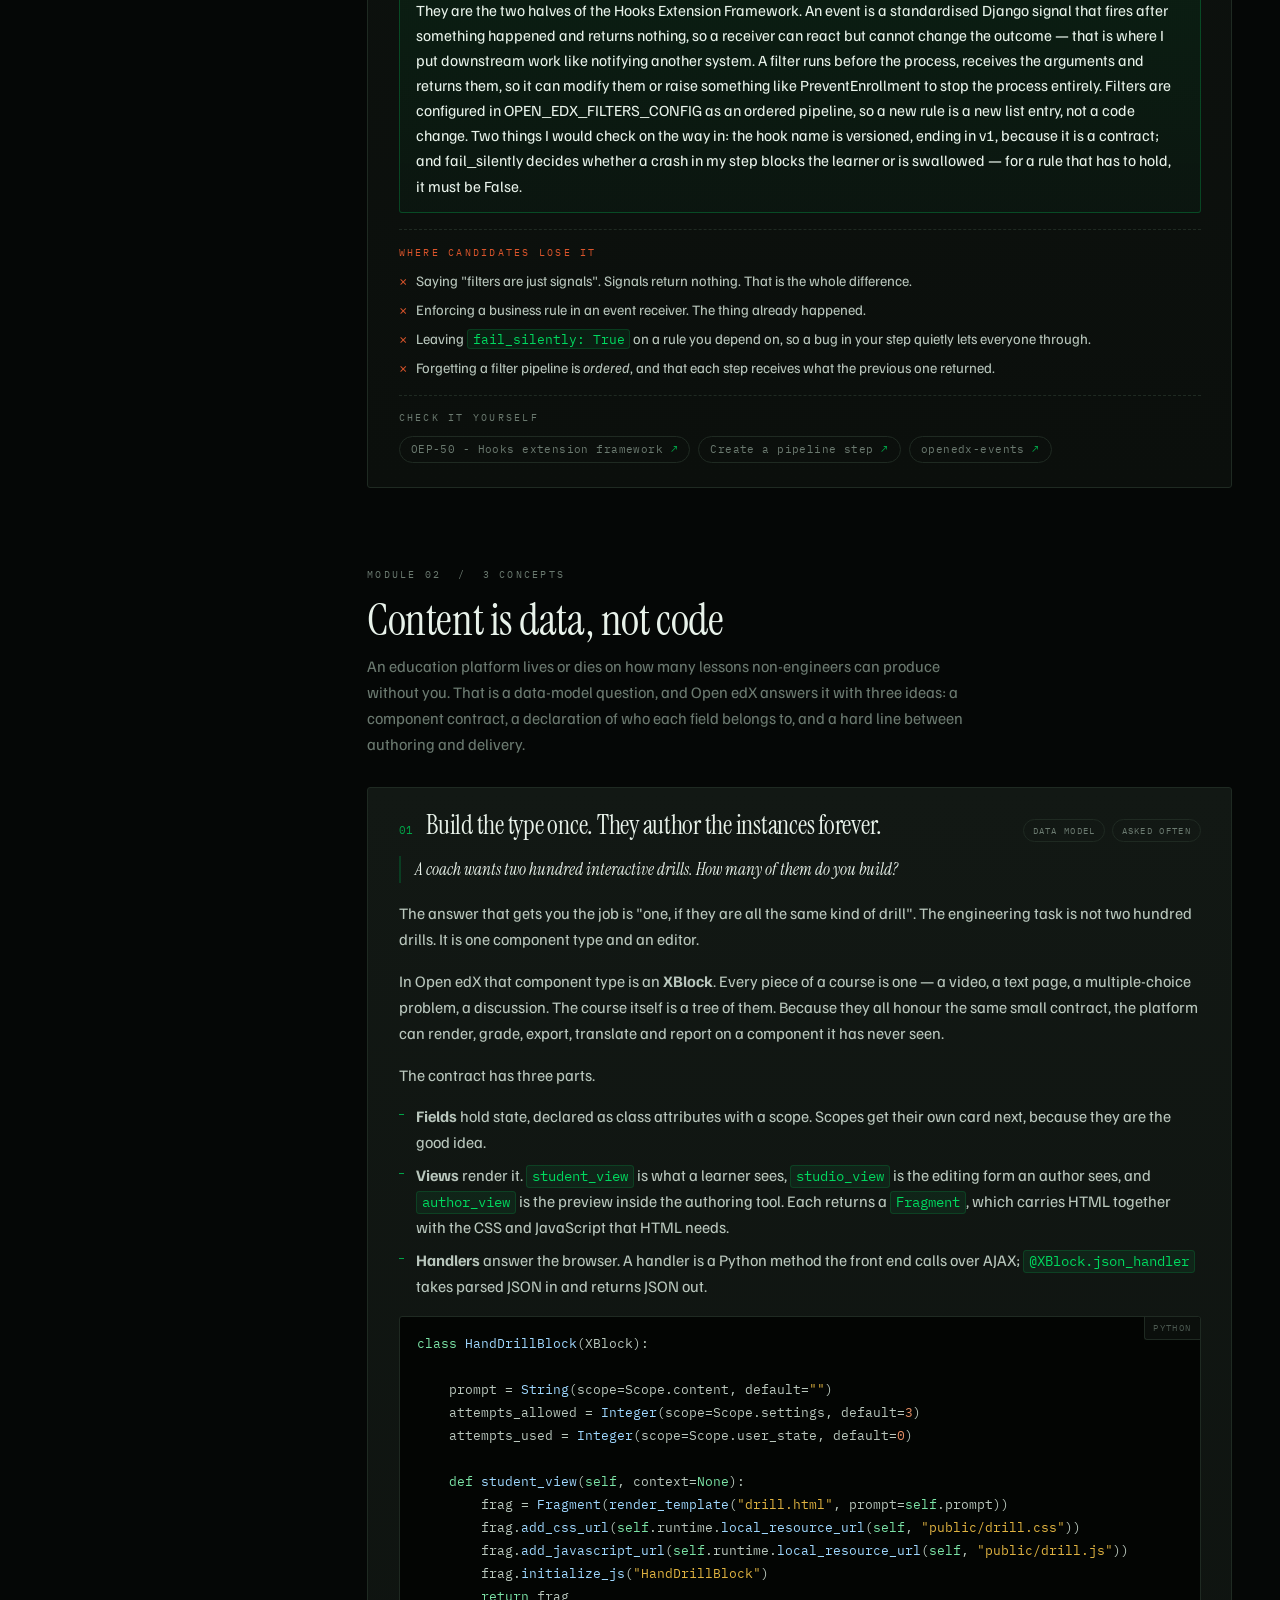
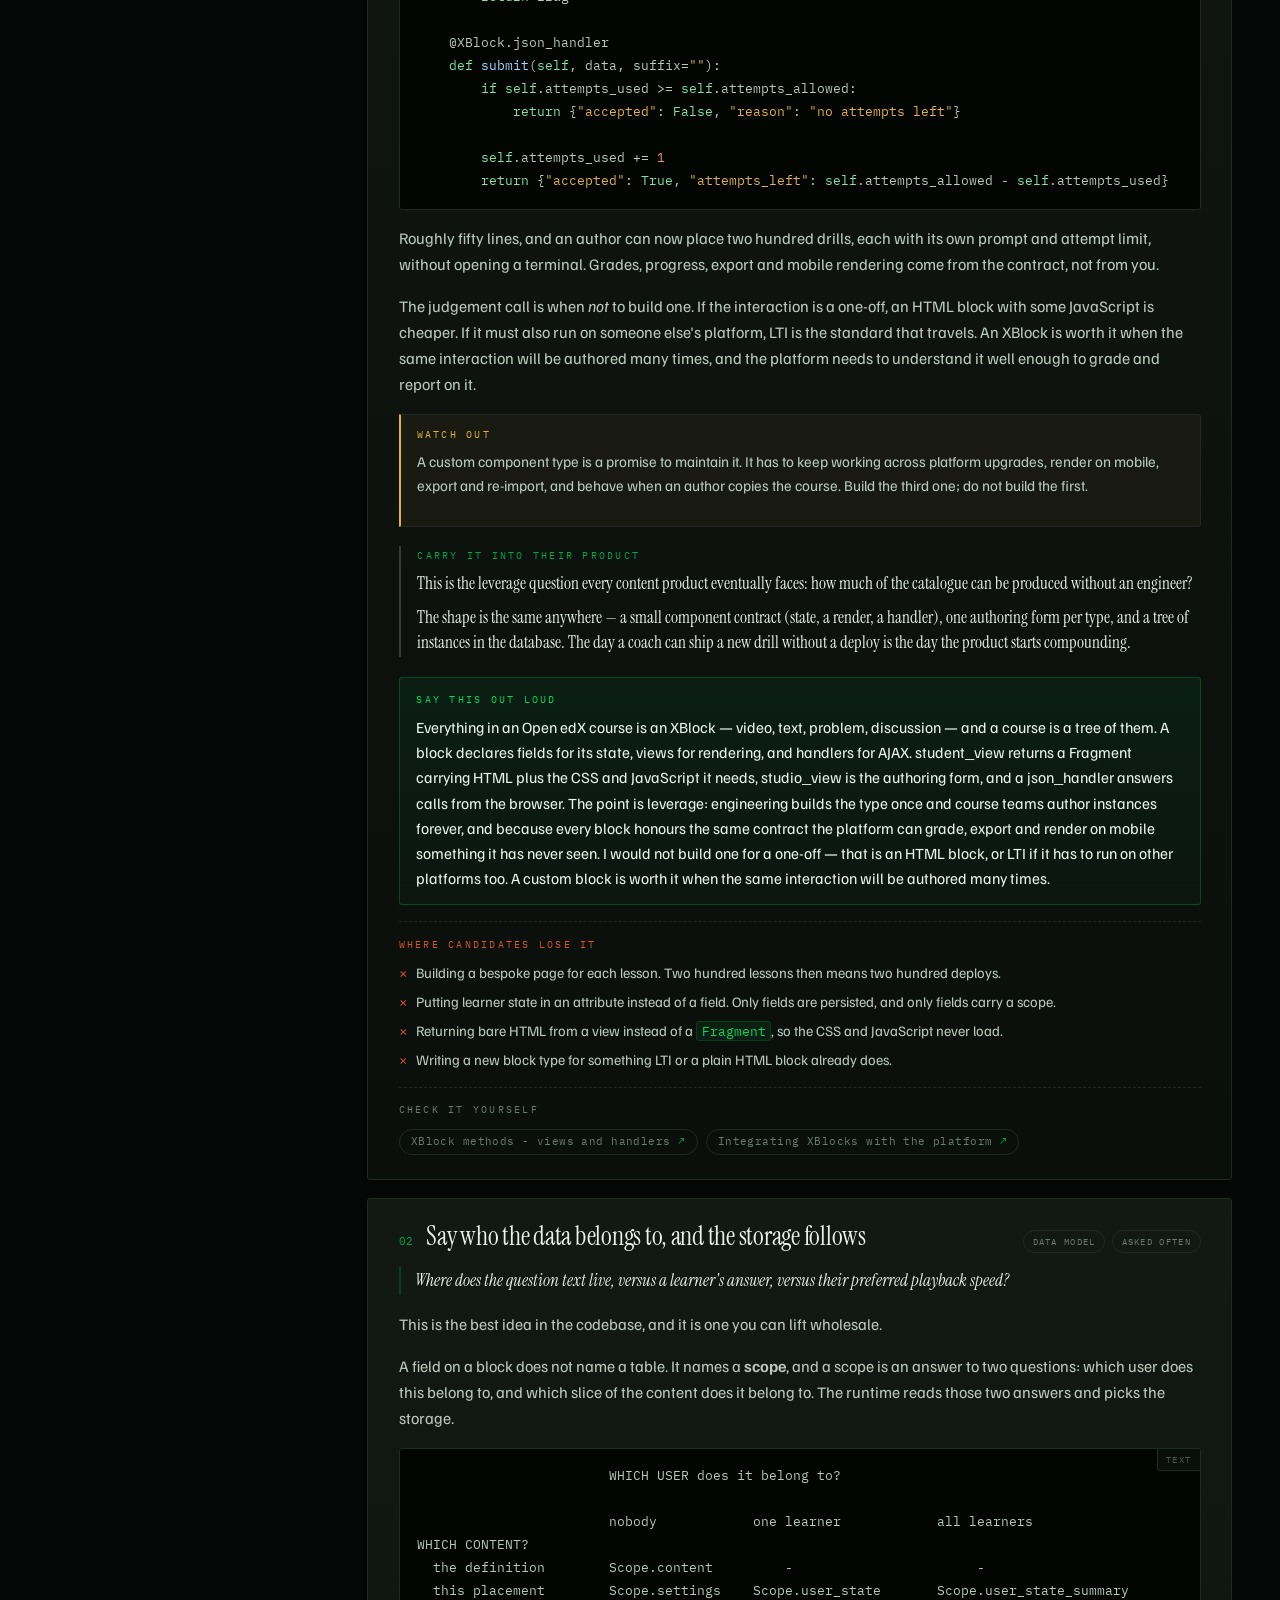
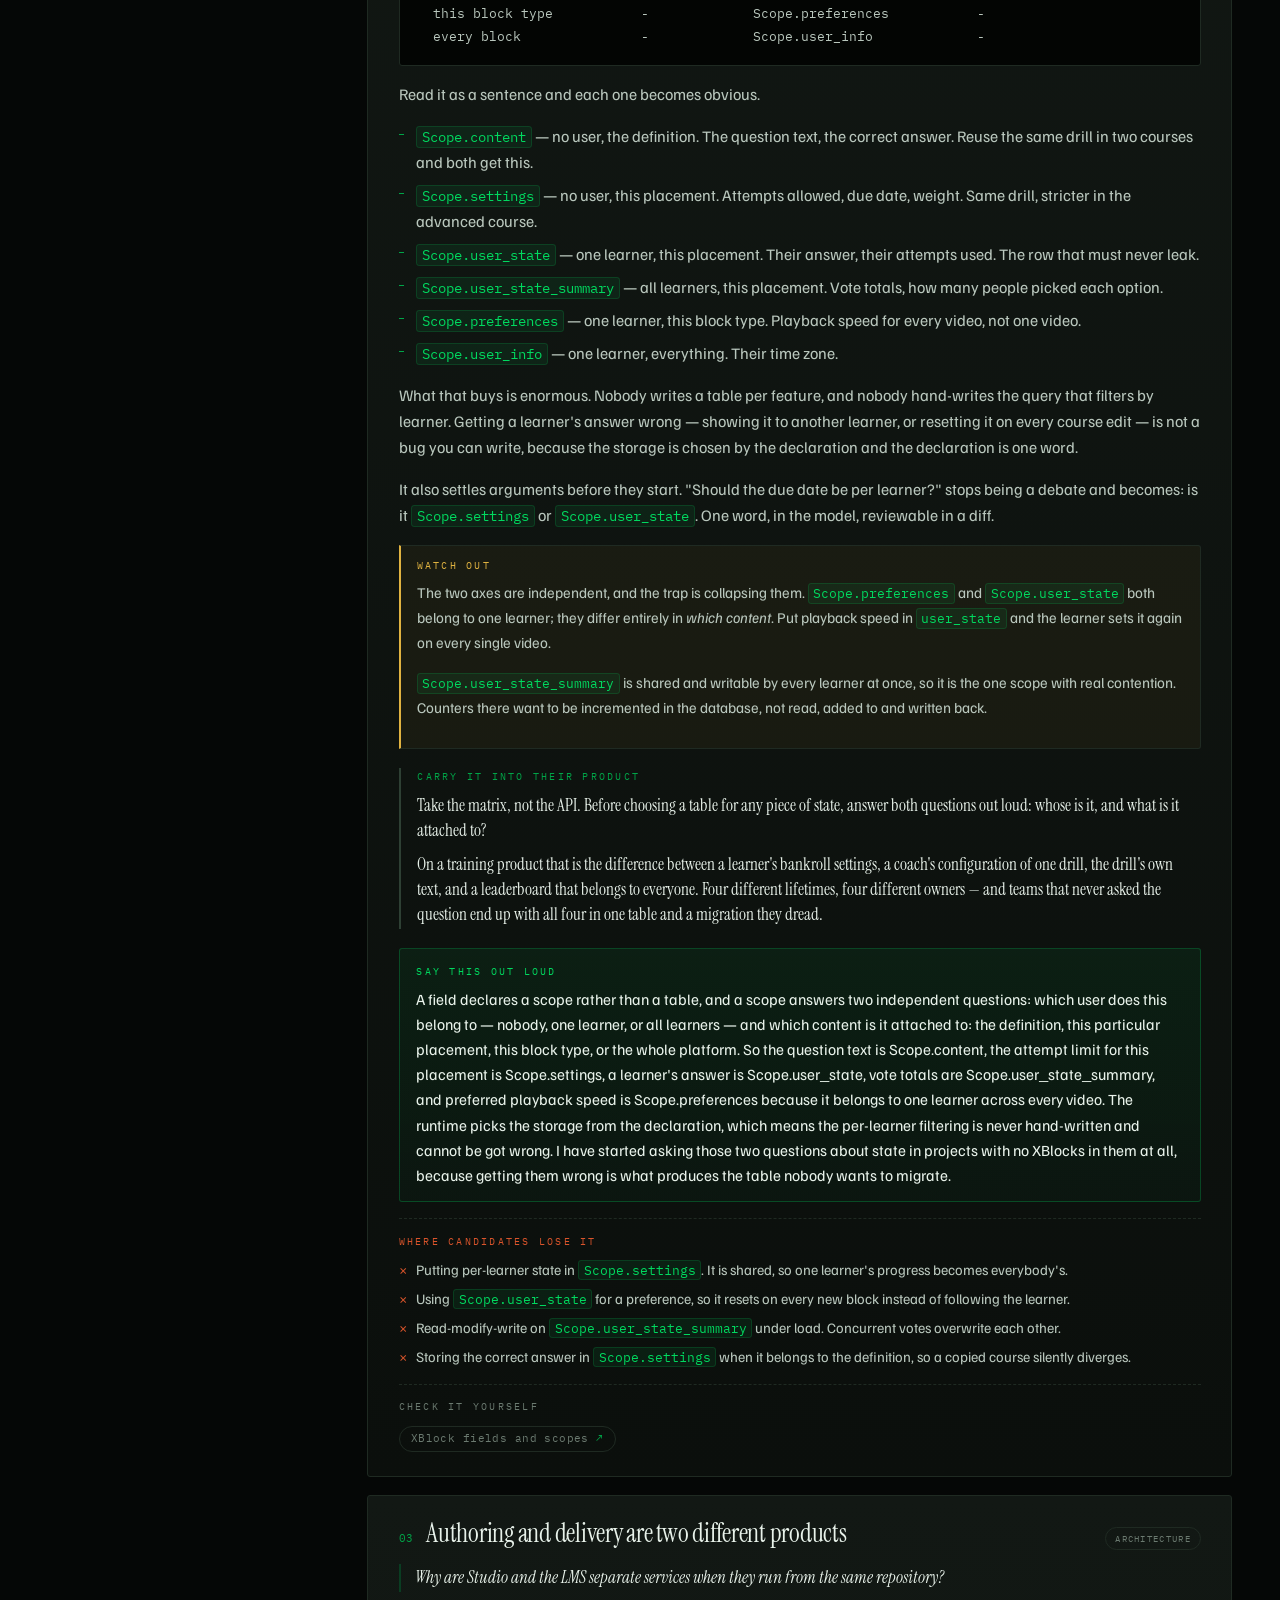
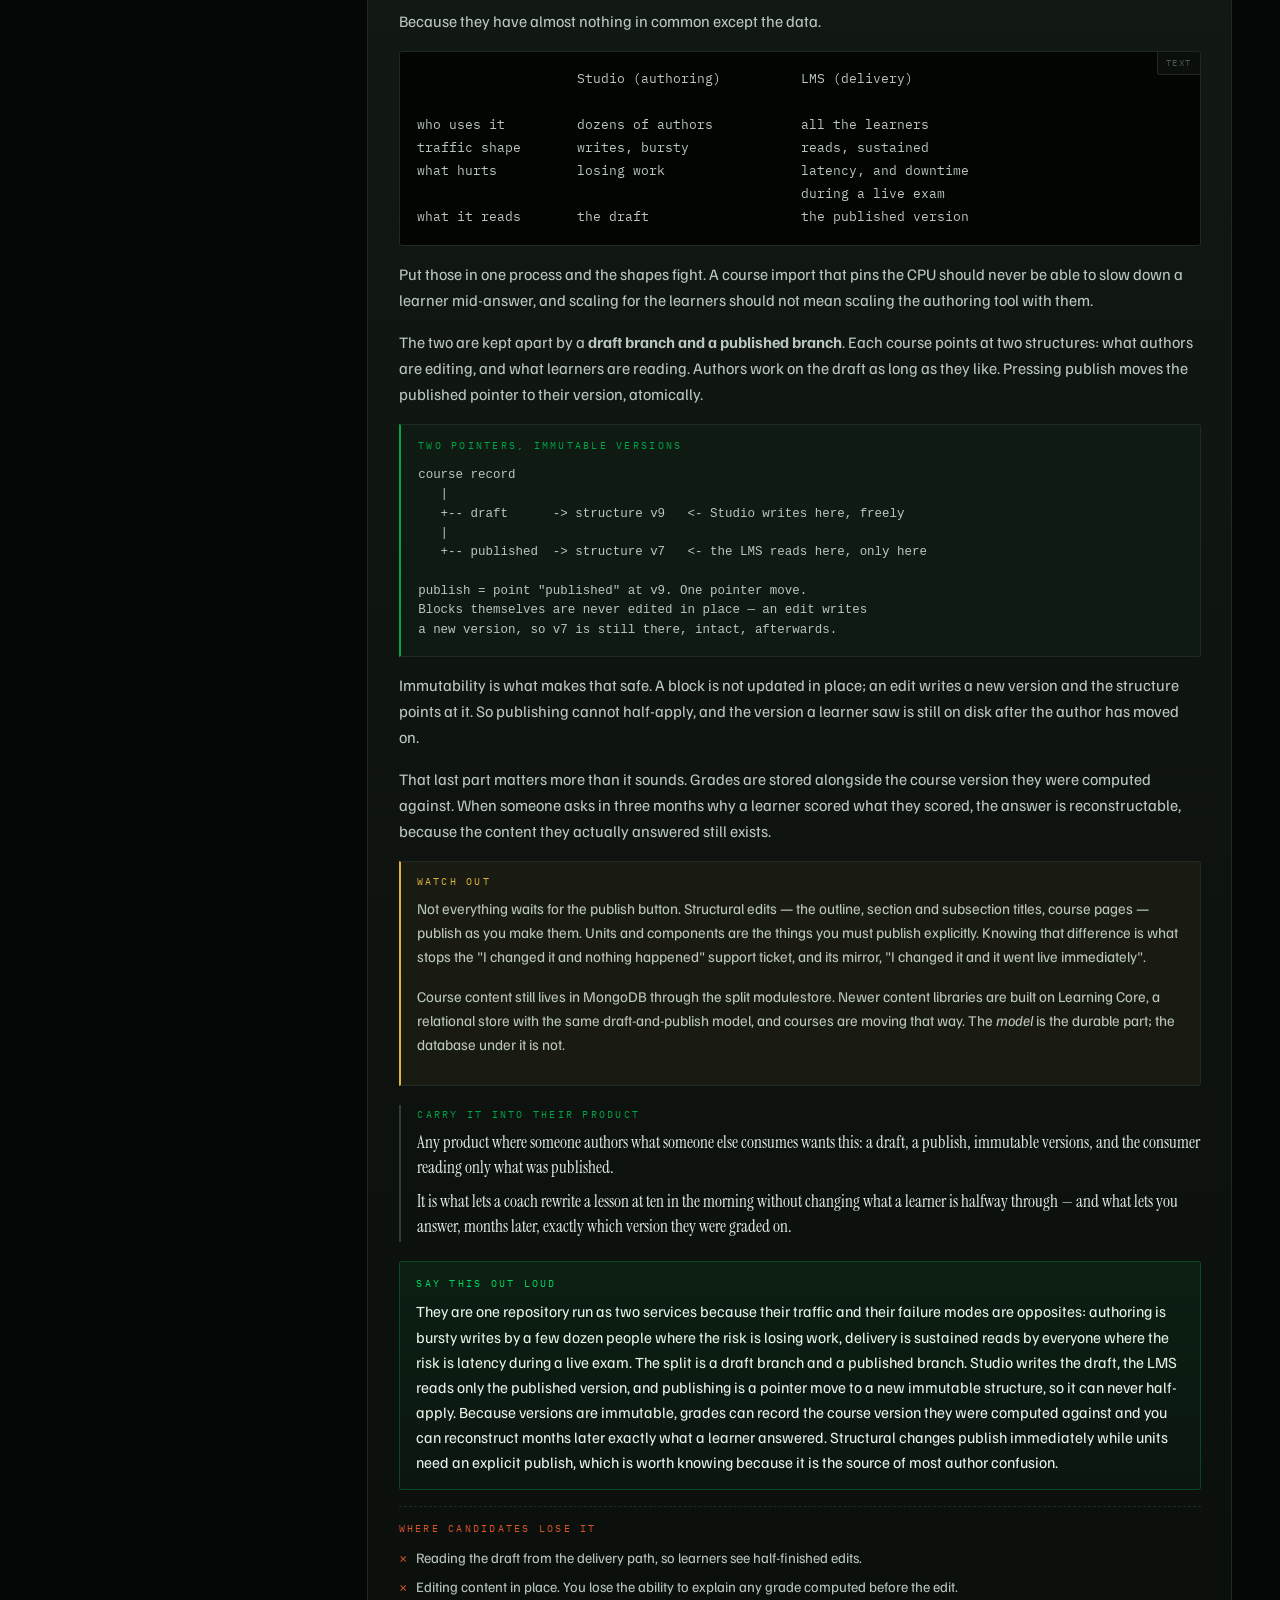
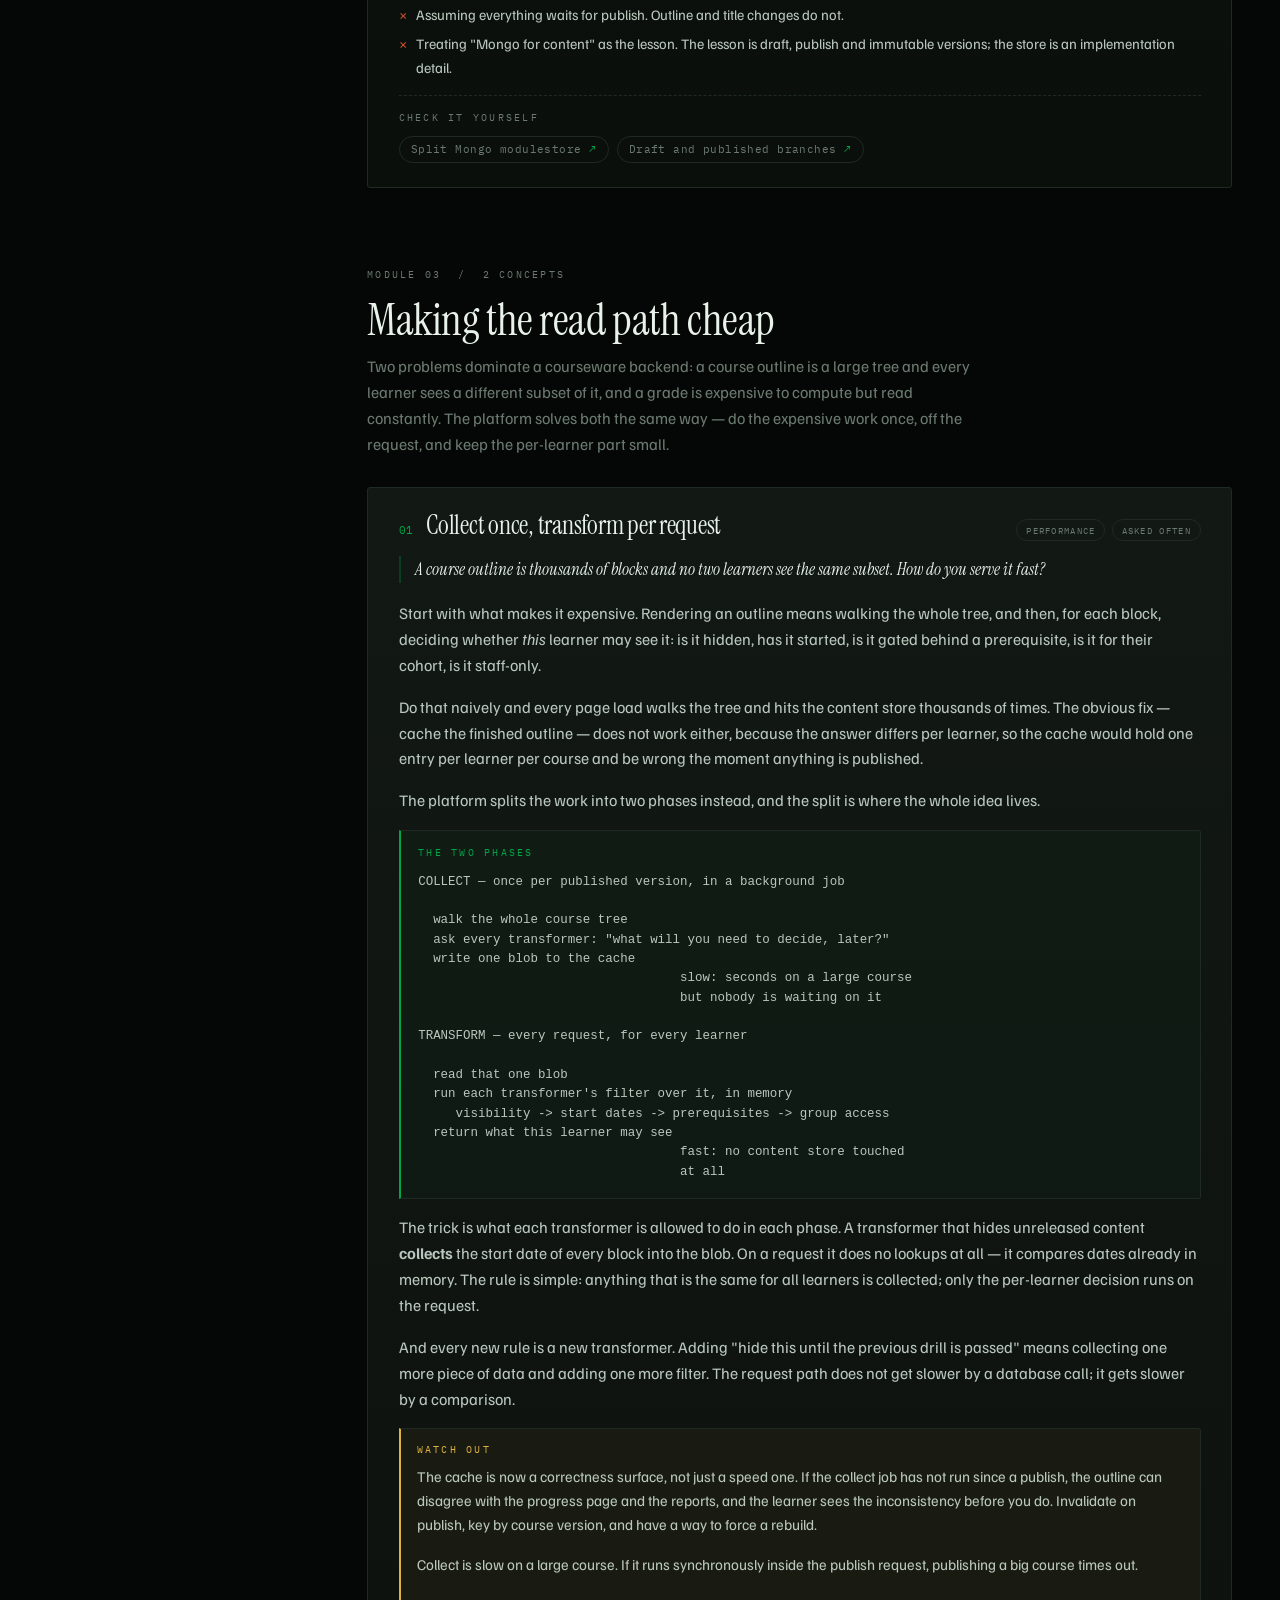
<file: openedx.html>
<!doctype html>
<html lang="en">
<head>
<meta charset="utf-8">
<meta name="viewport" content="width=device-width, initial-scale=1">
<title>Open edX — shipping into a Django platform you do not own</title>
<meta name="description" content="Twelve mechanisms from openedx-platform, the Django monolith behind Open edX Studio and the LMS: extension points instead of forks, Django app plugins, events and filters, the XBlock content model and field scopes, draft and publish, block transformers, persistent grades, JWT cookies, the event bus, feature toggles, and micro-frontend migration.">
<meta name="color-scheme" content="dark">

<link rel="preconnect" href="https://fonts.googleapis.com">
<link rel="preconnect" href="https://fonts.gstatic.com" crossorigin>
<link href="https://fonts.googleapis.com/css2?family=Instrument+Serif:ital@0;1&family=Familjen+Grotesk:ital,wght@0,400..700;1,400..700&family=IBM+Plex+Mono:wght@400;500&display=swap" rel="stylesheet">

<link rel="stylesheet" href="assets/theme.css">
<link rel="stylesheet" href="assets/app.css">
<link rel="icon" href="data:image/svg+xml,<svg xmlns='http://www.w3.org/2000/svg' viewBox='0 0 32 32'><rect width='32' height='32' fill='%23050706'/><circle cx='16' cy='16' r='6' fill='%2300D95F'/></svg>">
</head>
<body>

<header class="masthead">
  <div class="masthead__in">
    <a class="brand" href="#top">
      <span class="brand__dot"></span>
      <span class="brand__name">Open edX</span>
      <span class="brand__meta">v1.0</span>
    </a>

    <a class="crosslink" href="index.html">Django &amp; React</a>
    <a class="crosslink" href="backend-architecture.html">Backend architecture</a>
    <a class="crosslink" href="frontend-senior.html">Senior front-end</a>
    <a class="crosslink" href="react-native-new-arch.html">RN New Architecture</a>

    <!-- filled from PREP.tracks -->
    <div class="seg" id="track-switch" role="tablist" aria-label="Track"></div>

    <div class="seg" id="mode-switch" role="tablist" aria-label="Mode">
      <button role="tab" data-value="learn" aria-selected="true">Learn</button>
      <button role="tab" data-value="quiz" aria-selected="false">Quiz</button>
    </div>

    <div class="meter" id="meter">
      <span class="meter__bar"><span class="meter__fill" id="meter-fill"></span></span>
      <span class="num" id="meter-num">0%</span>
    </div>
  </div>
</header>

<main class="shell" id="top">

  <section class="hero">
    <div class="hero__kicker"><span class="lbl">Django at platform scale · Content modelling · Safe change</span></div>
    <h1>Add features for years, and <em>never</em> fork the platform.</h1>
    <p class="hero__sub">
      Anyone can say they have used Django. What an education product actually needs is
      someone who can keep adding to a large Django codebase for years without it rotting.
      These twelve cards are the mechanisms openedx-platform uses to make that possible &mdash;
      how a feature installs itself, how content becomes data an author can produce without you,
      how an expensive read is made cheap, and how a change ships to a site where somebody is
      always mid-lesson. Each one ends with where the same idea lands on a product built from
      scratch. Read the track, then take the quiz.
    </p>

    <div class="stats">
      <div class="stat">
        <span class="stat__n num" id="stat-modules">0</span>
        <span class="stat__l">Modules</span>
      </div>
      <div class="stat">
        <span class="stat__n num" id="stat-concepts">0</span>
        <span class="stat__l">Concepts</span>
      </div>
      <div class="stat">
        <span class="stat__n num" id="stat-questions">0</span>
        <span class="stat__l">Quiz questions</span>
      </div>
    </div>
  </section>

  <section id="view-learn">
    <div class="learn">
      <nav class="rail" id="rail" aria-label="Concepts"></nav>
      <div id="modules"></div>
    </div>
  </section>

  <section id="view-quiz" class="quiz" hidden>
    <div id="quiz-root"></div>
  </section>

  <footer class="foot">
    <span>&copy; 2026 Nuttakit Kundum</span>
    <span>
      Mechanisms from
      <a href="https://github.com/openedx/openedx-platform" target="_blank" rel="noopener noreferrer">openedx-platform</a>
      &middot; every claim cited and checked against the docs and the source
    </span>
  </footer>

</main>

<script>window.PREP = {
  modules: [], quiz: [],
  tracks: [{ v: 'openedx', l: 'Open edX' }]
};</script>
<script src="data/refs.js"></script>
<script src="data/openedx.js"></script>
<script src="data/quiz-openedx.js"></script>
<script src="js/highlight.js"></script>
<script src="js/learn.js"></script>
<script src="js/quiz.js"></script>
<script src="js/app.js"></script>
</body>
</html>
</file>
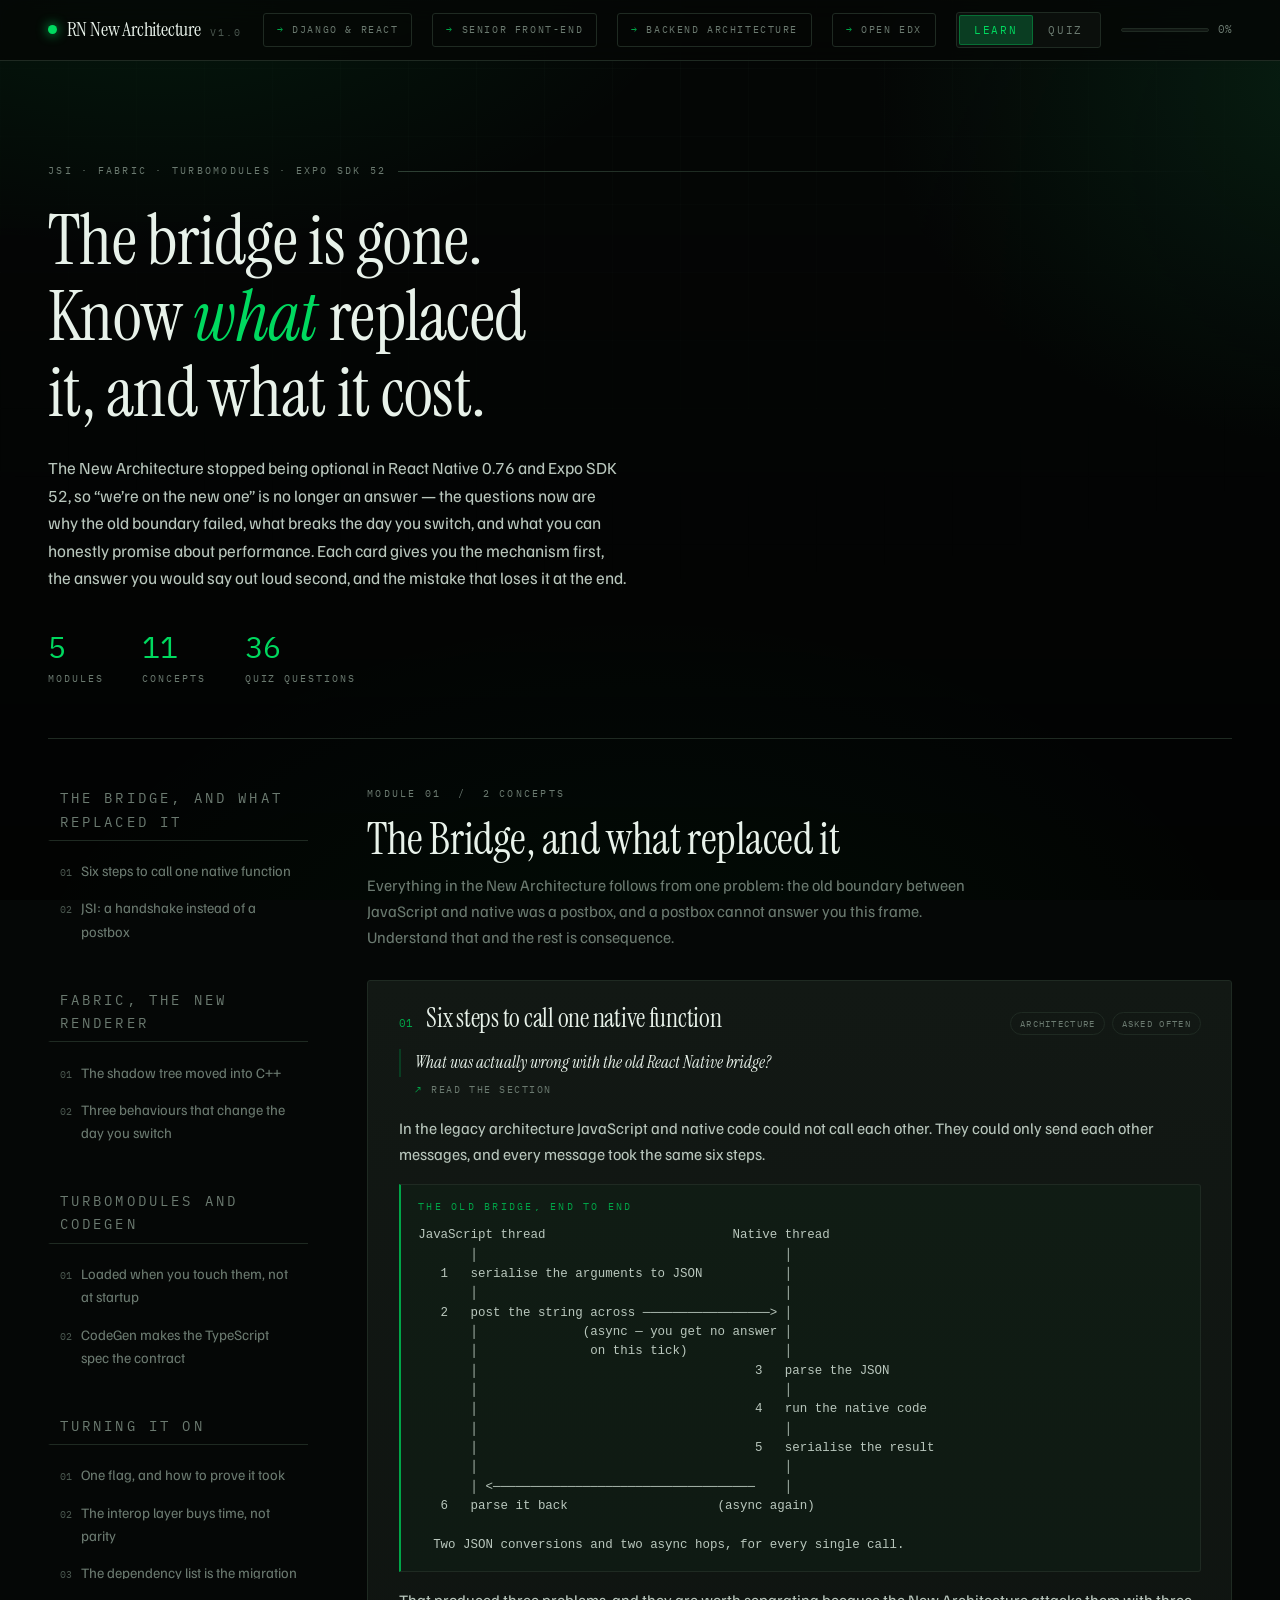
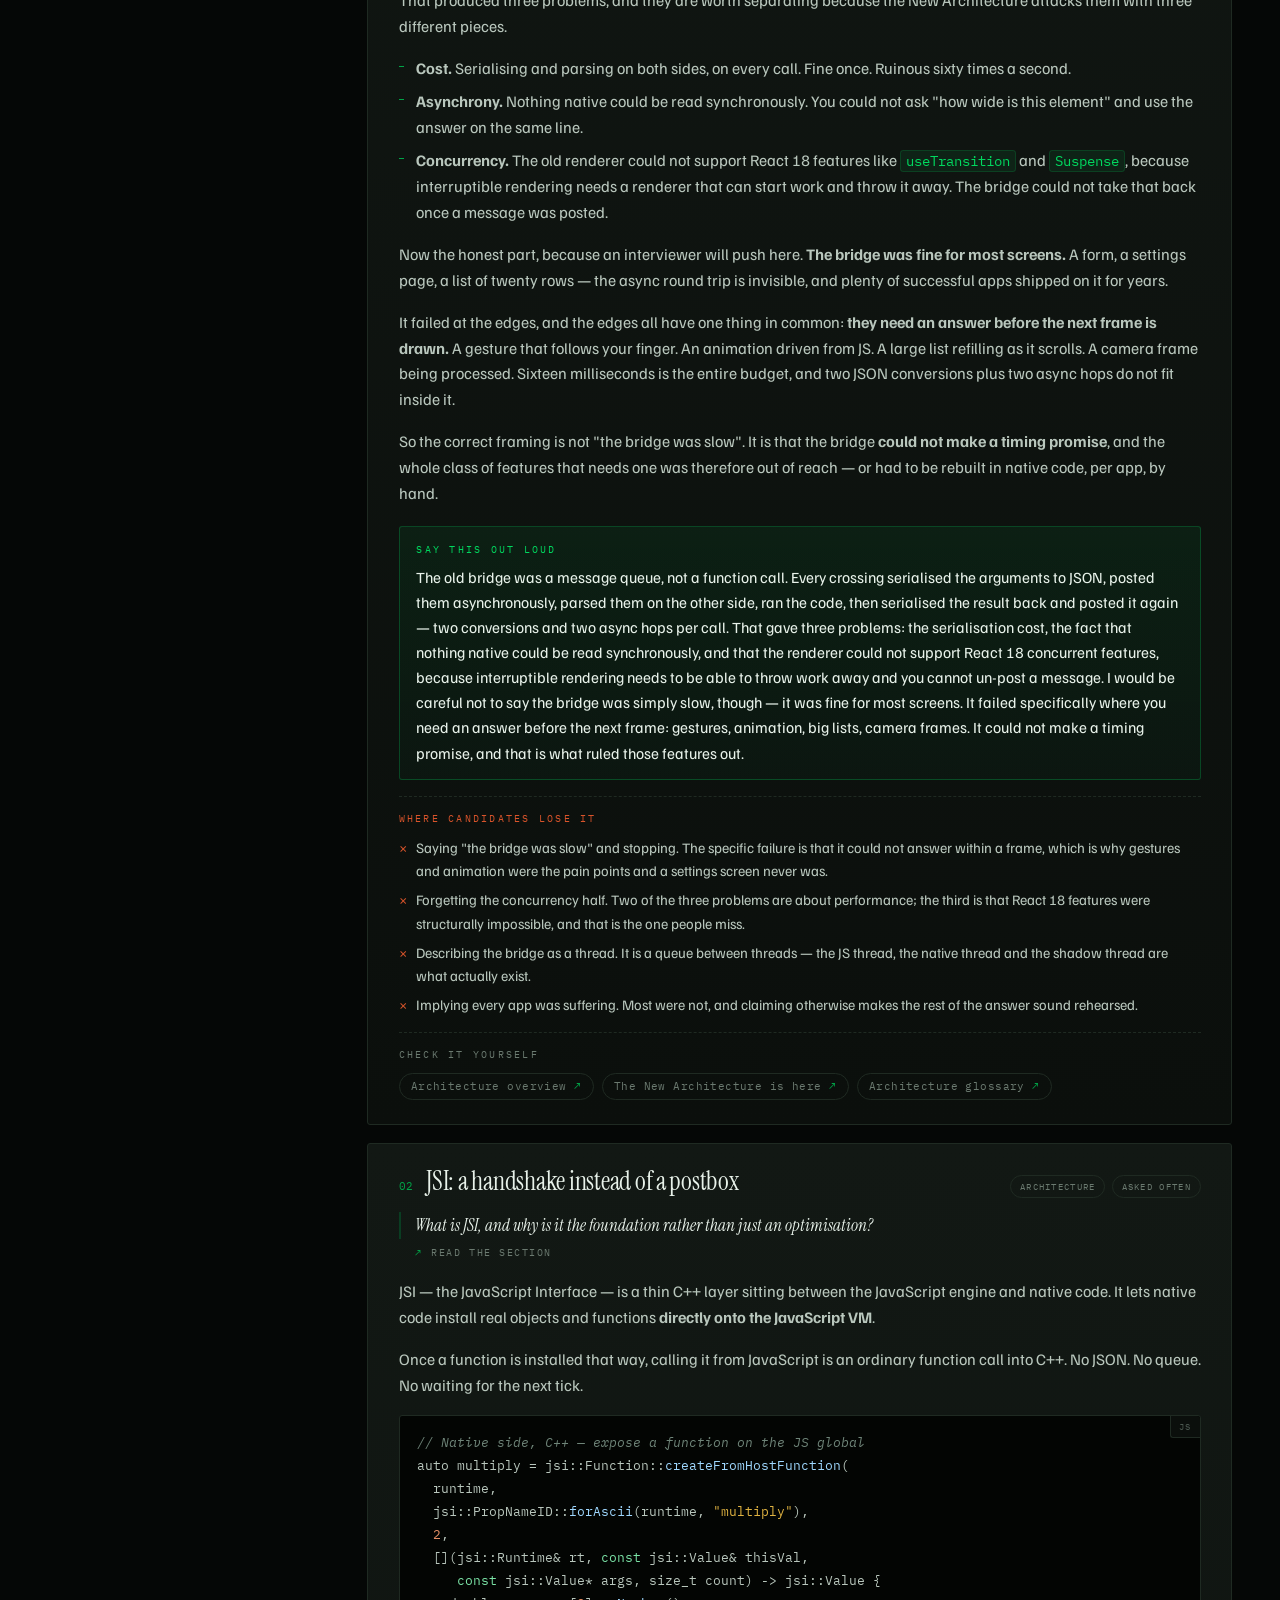
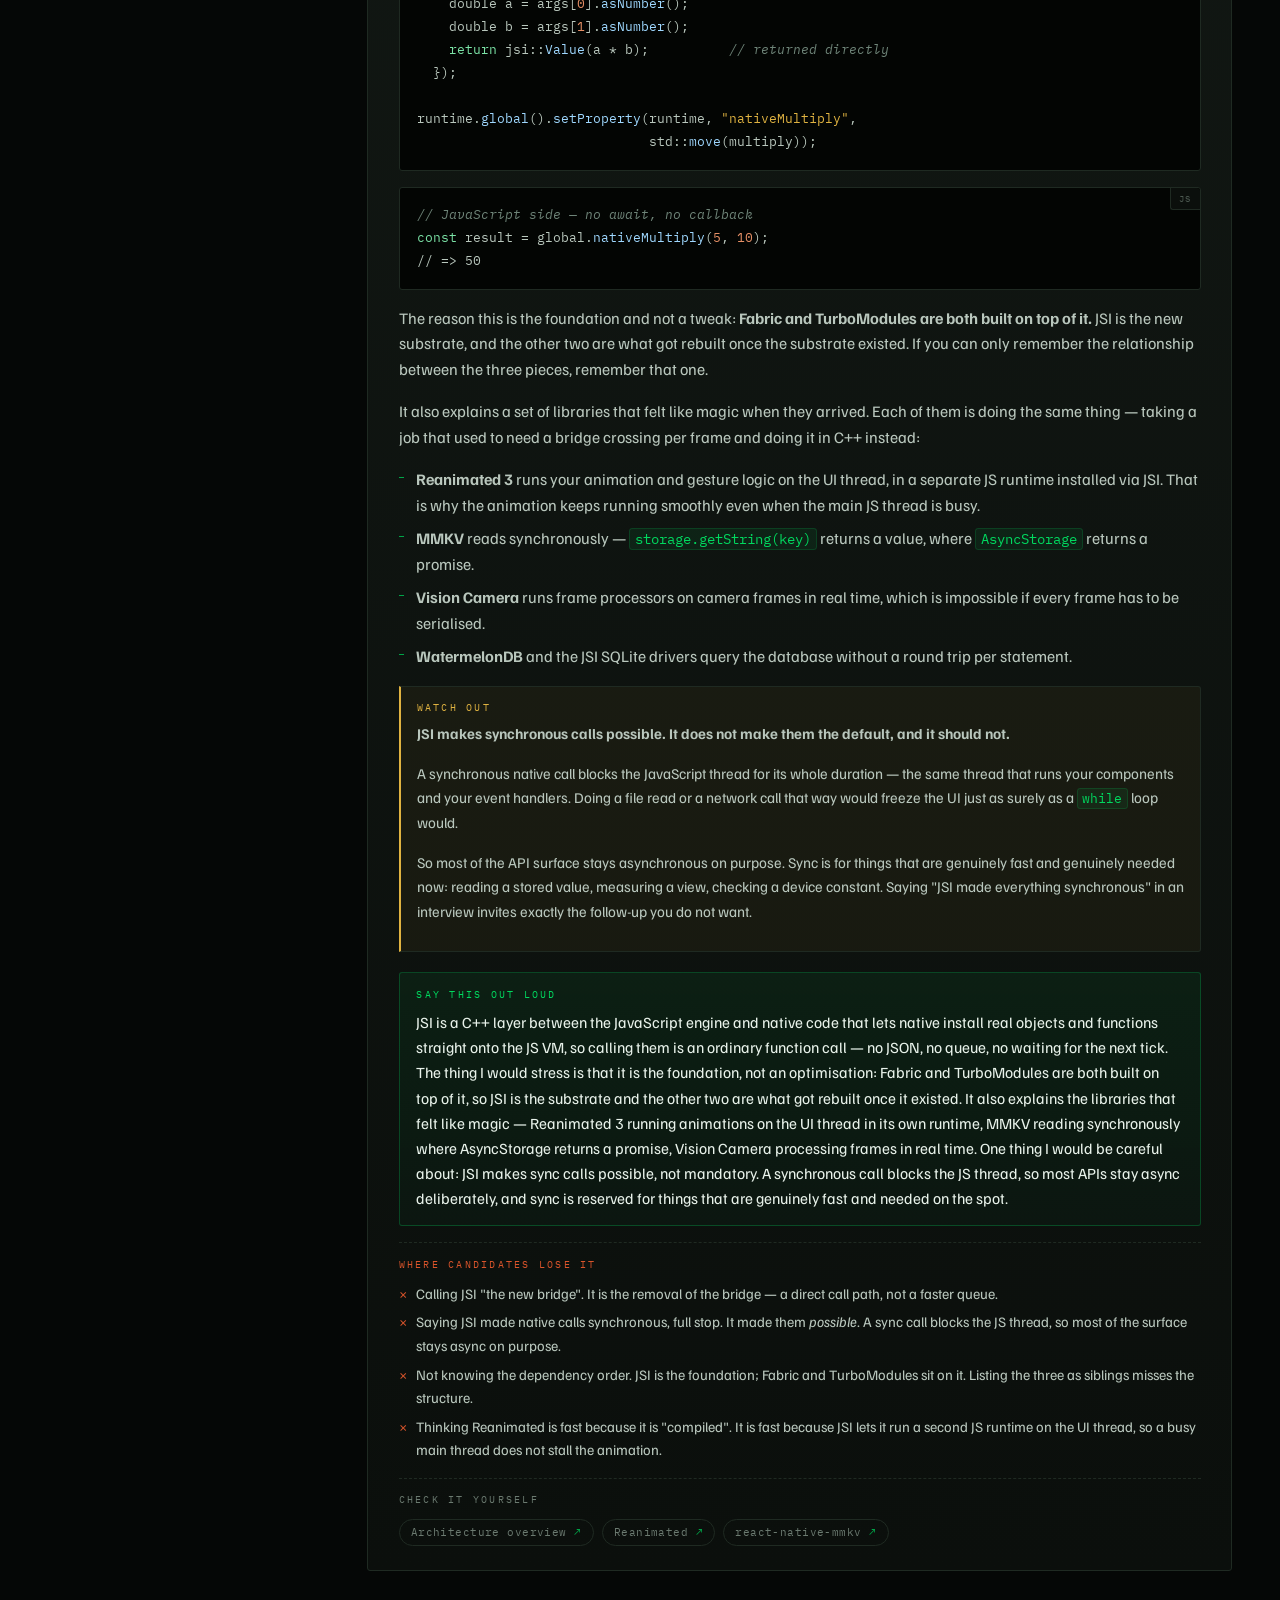
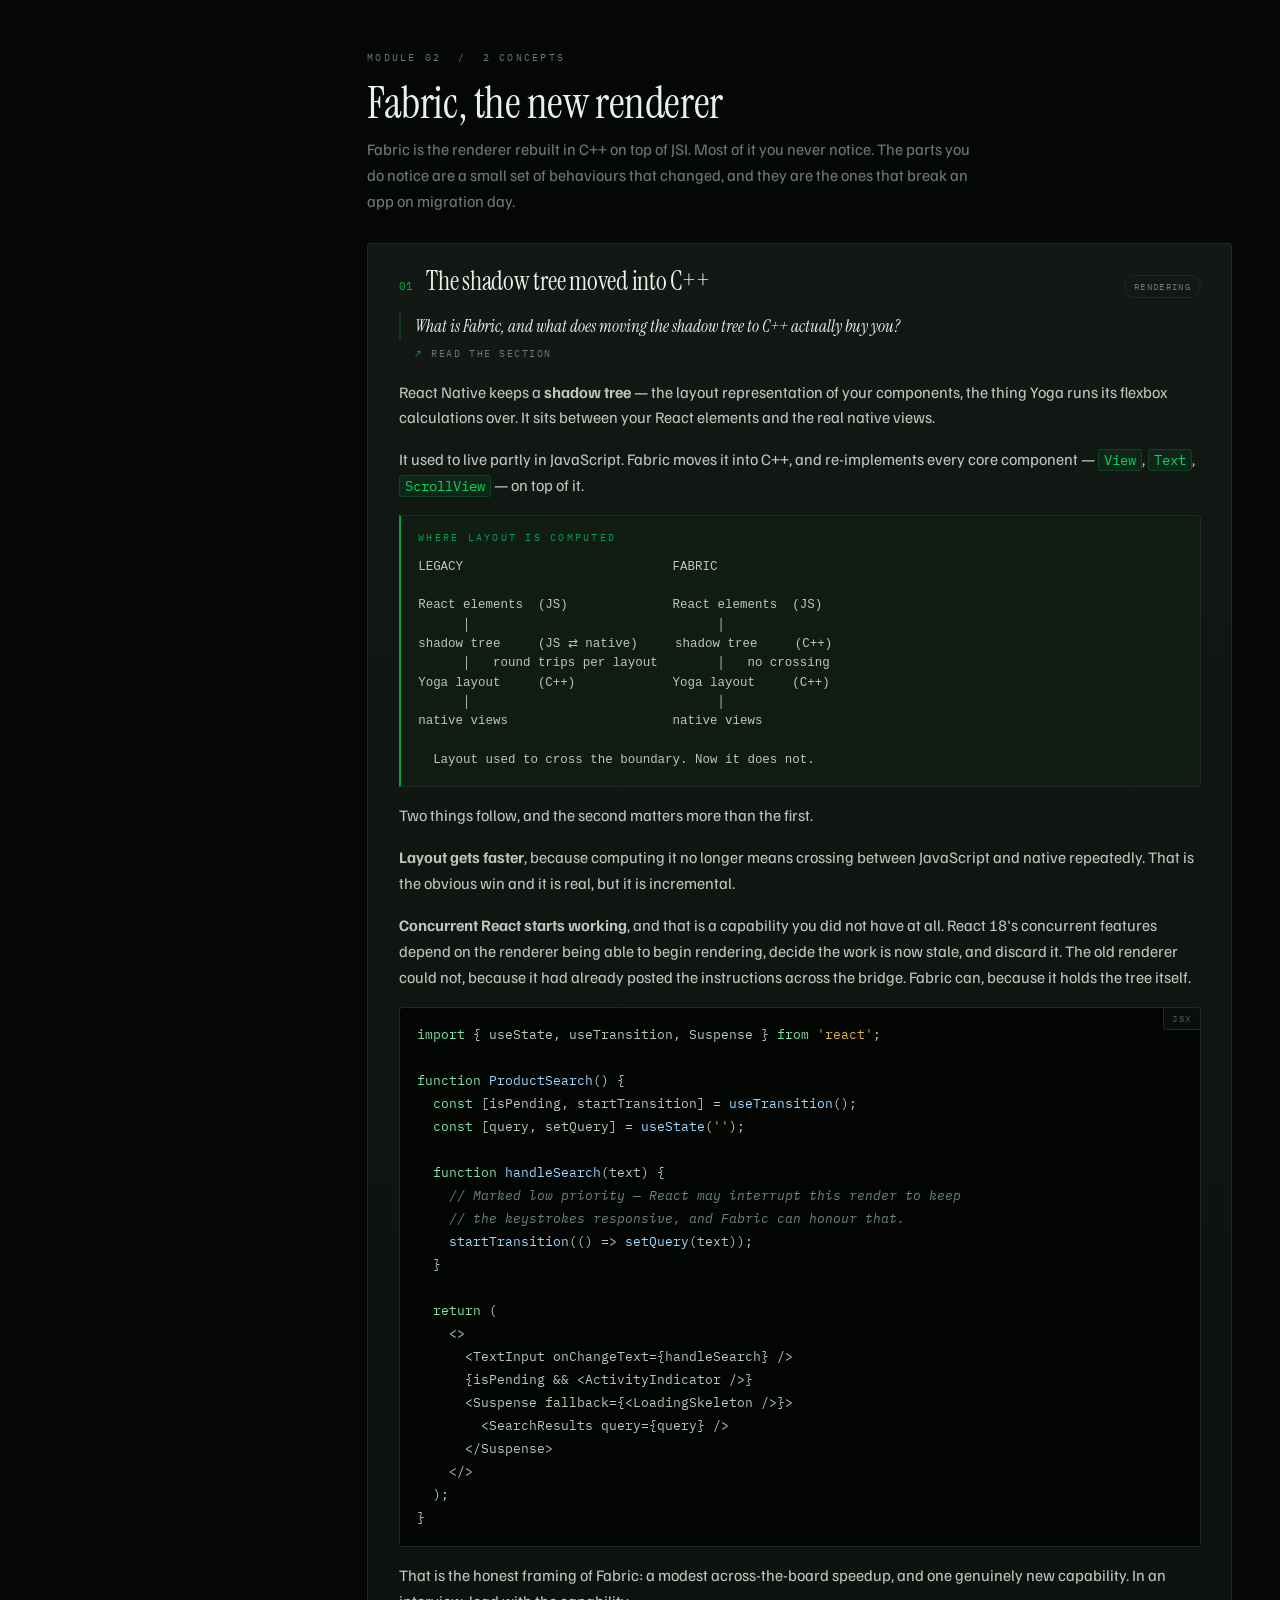
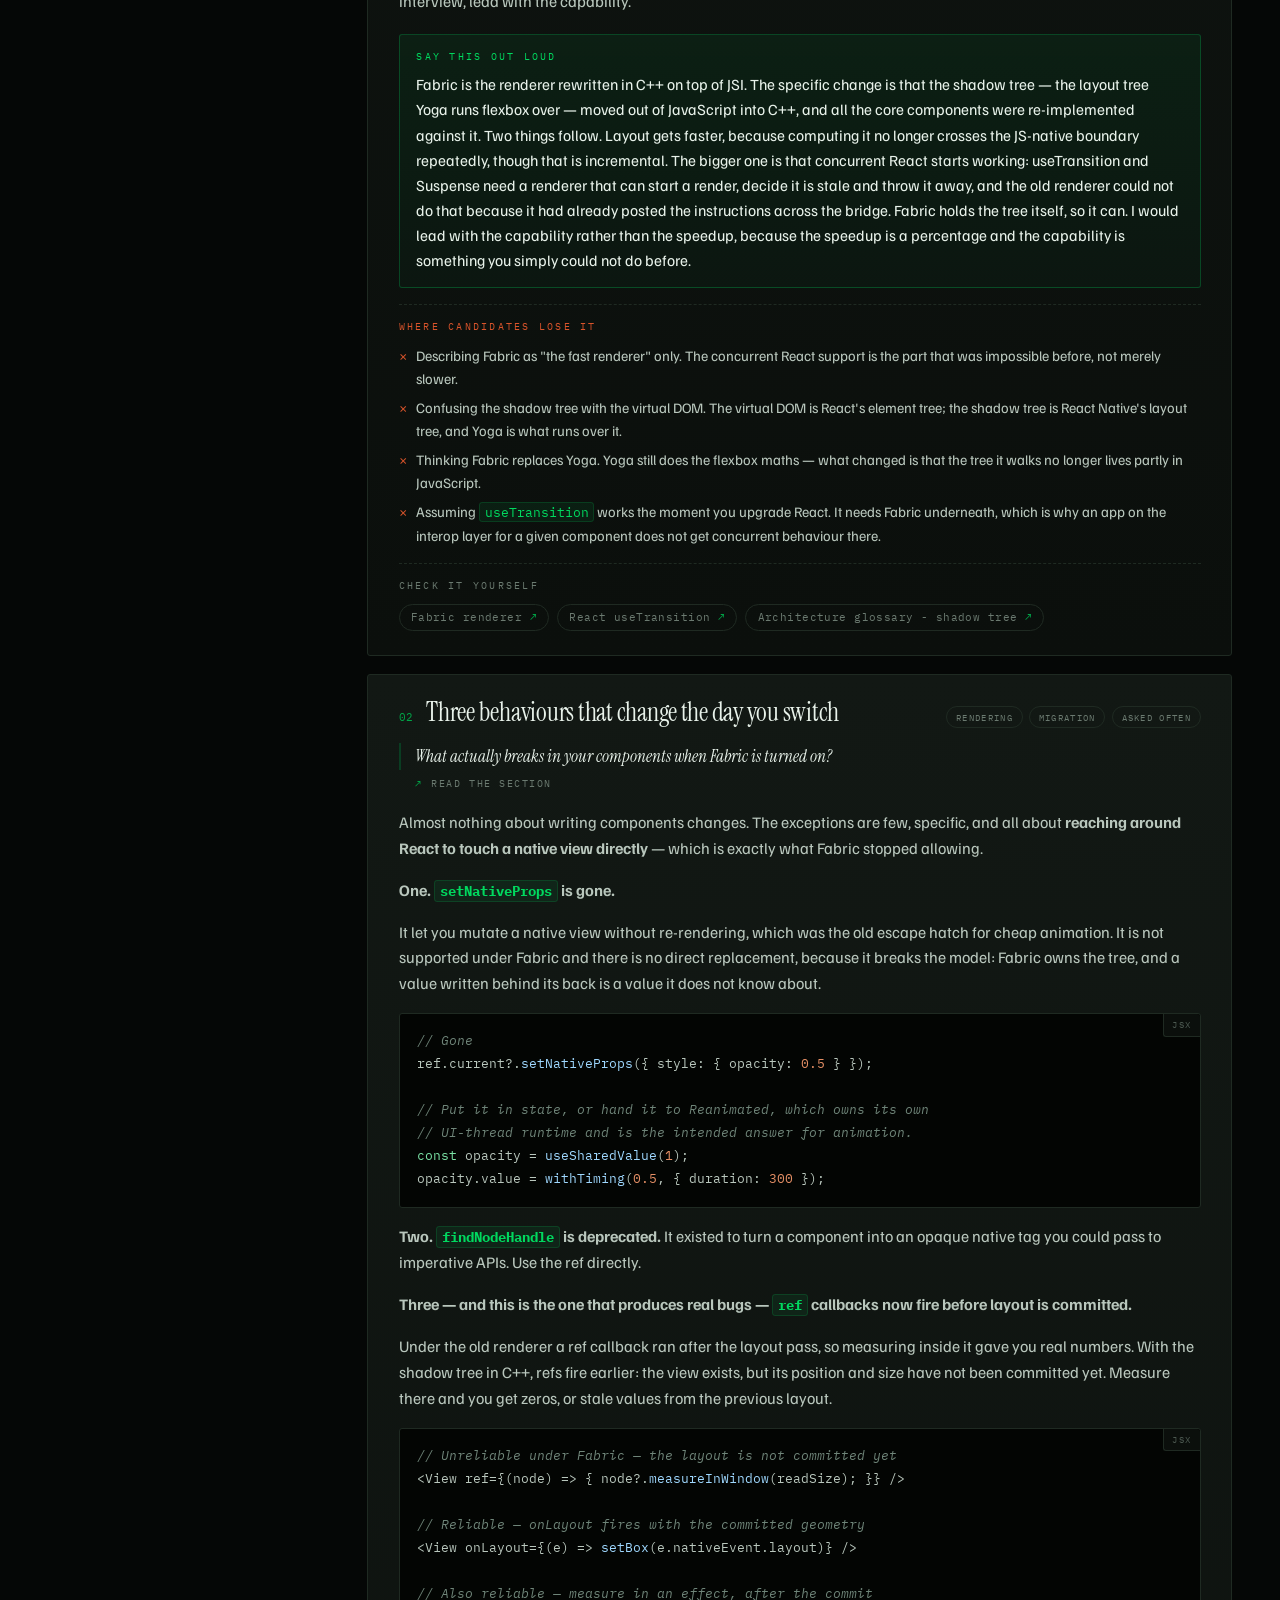
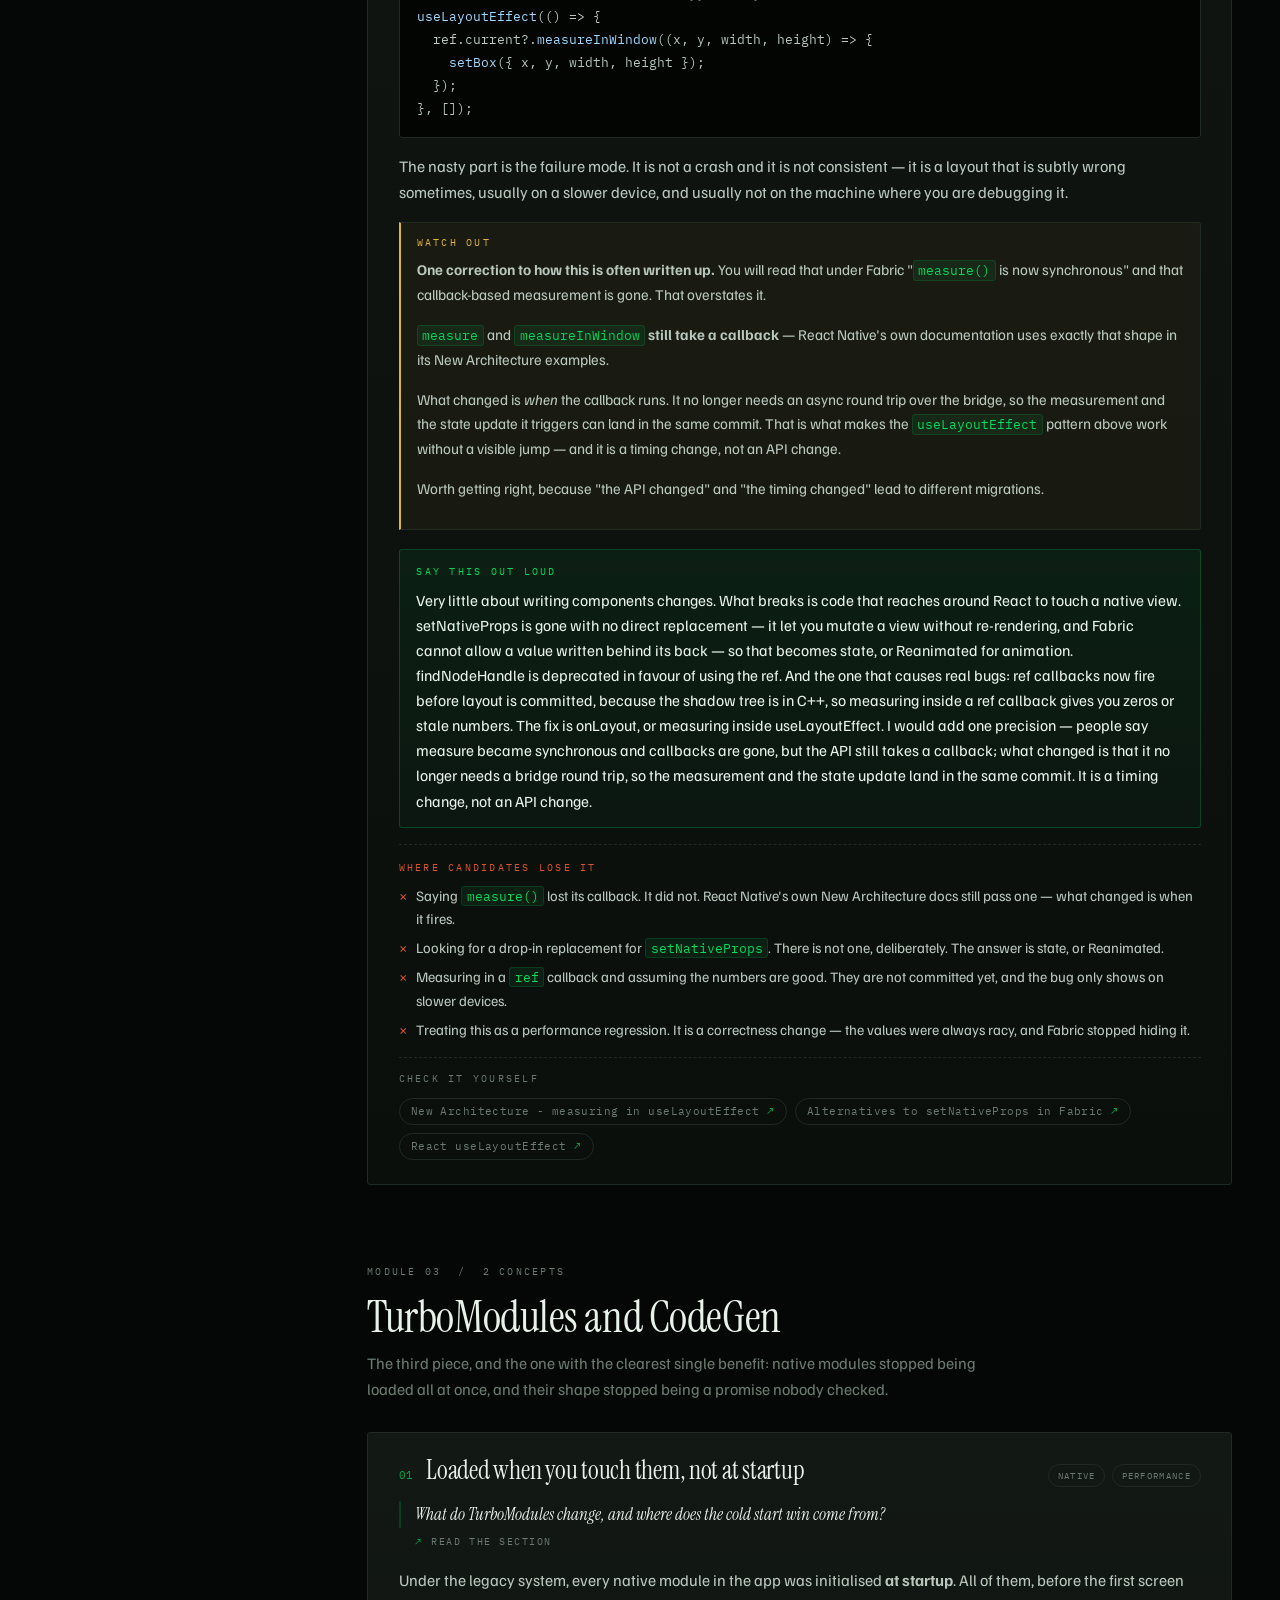
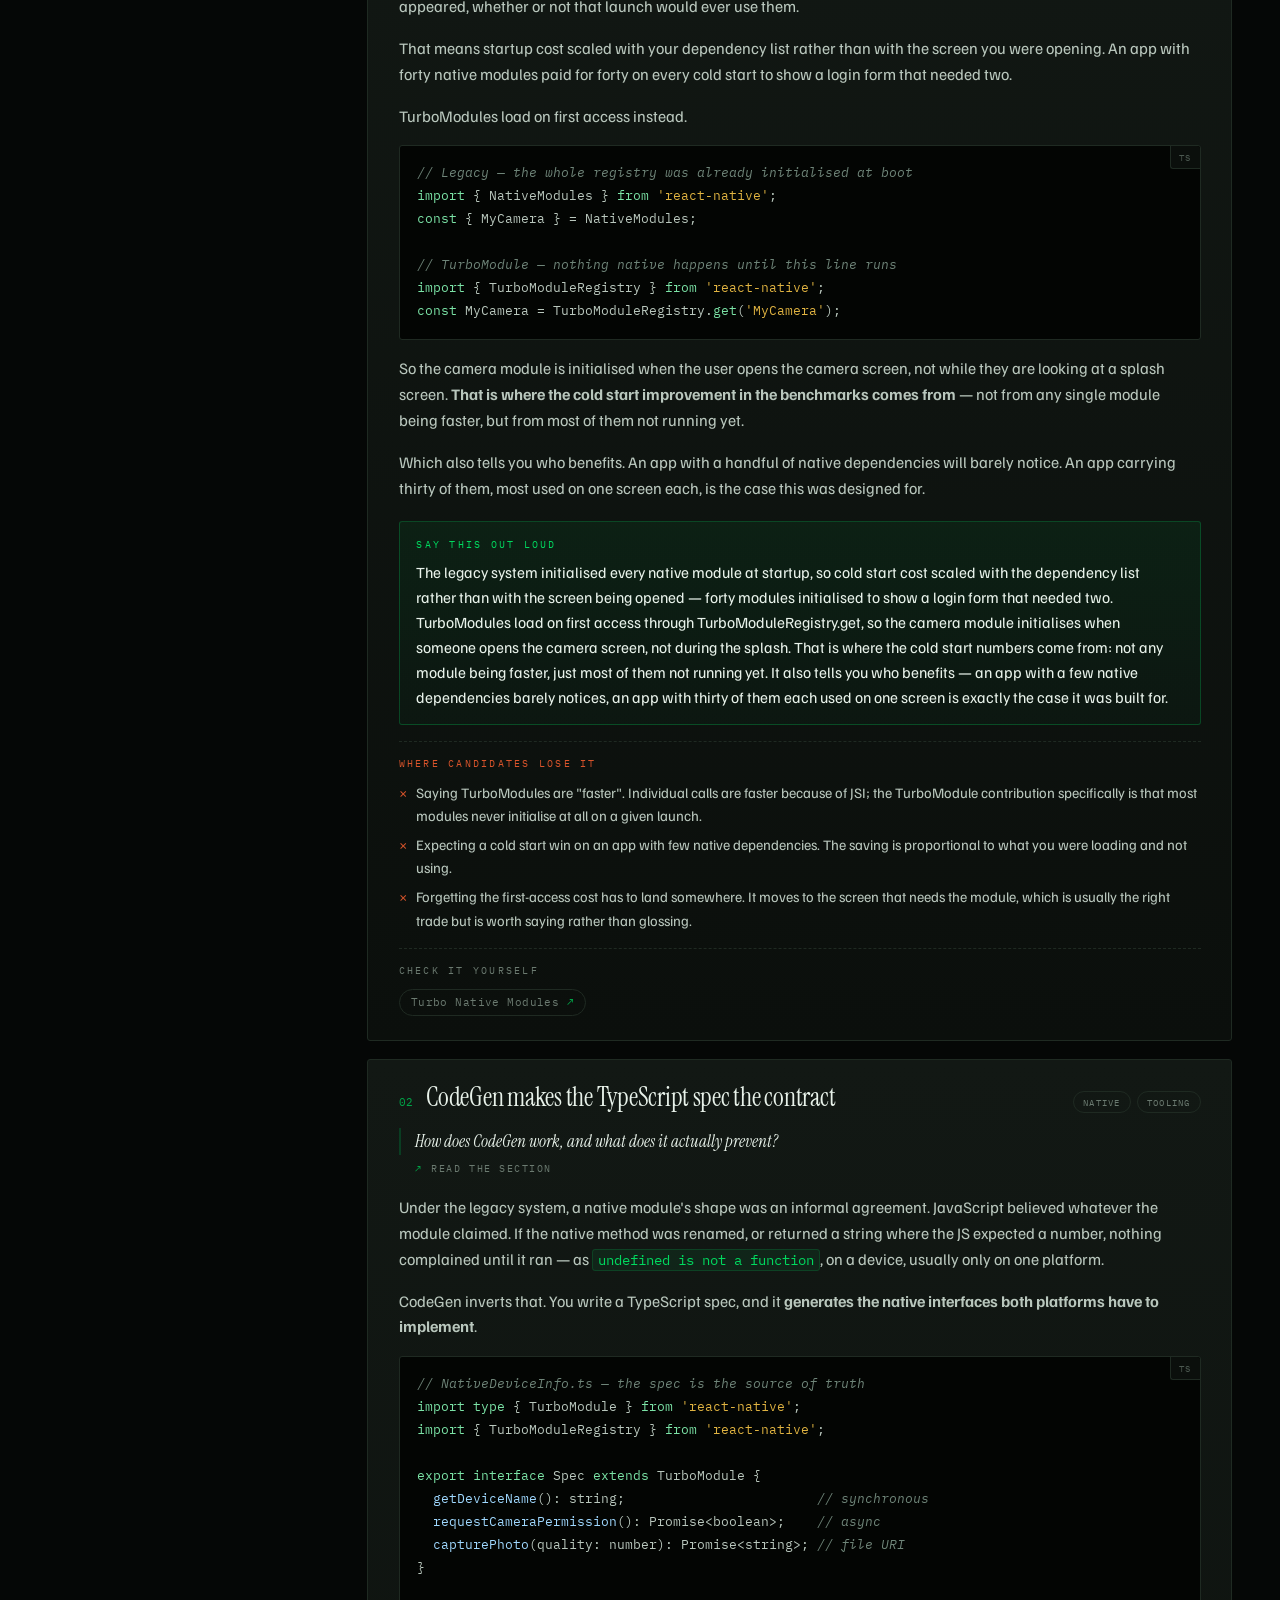
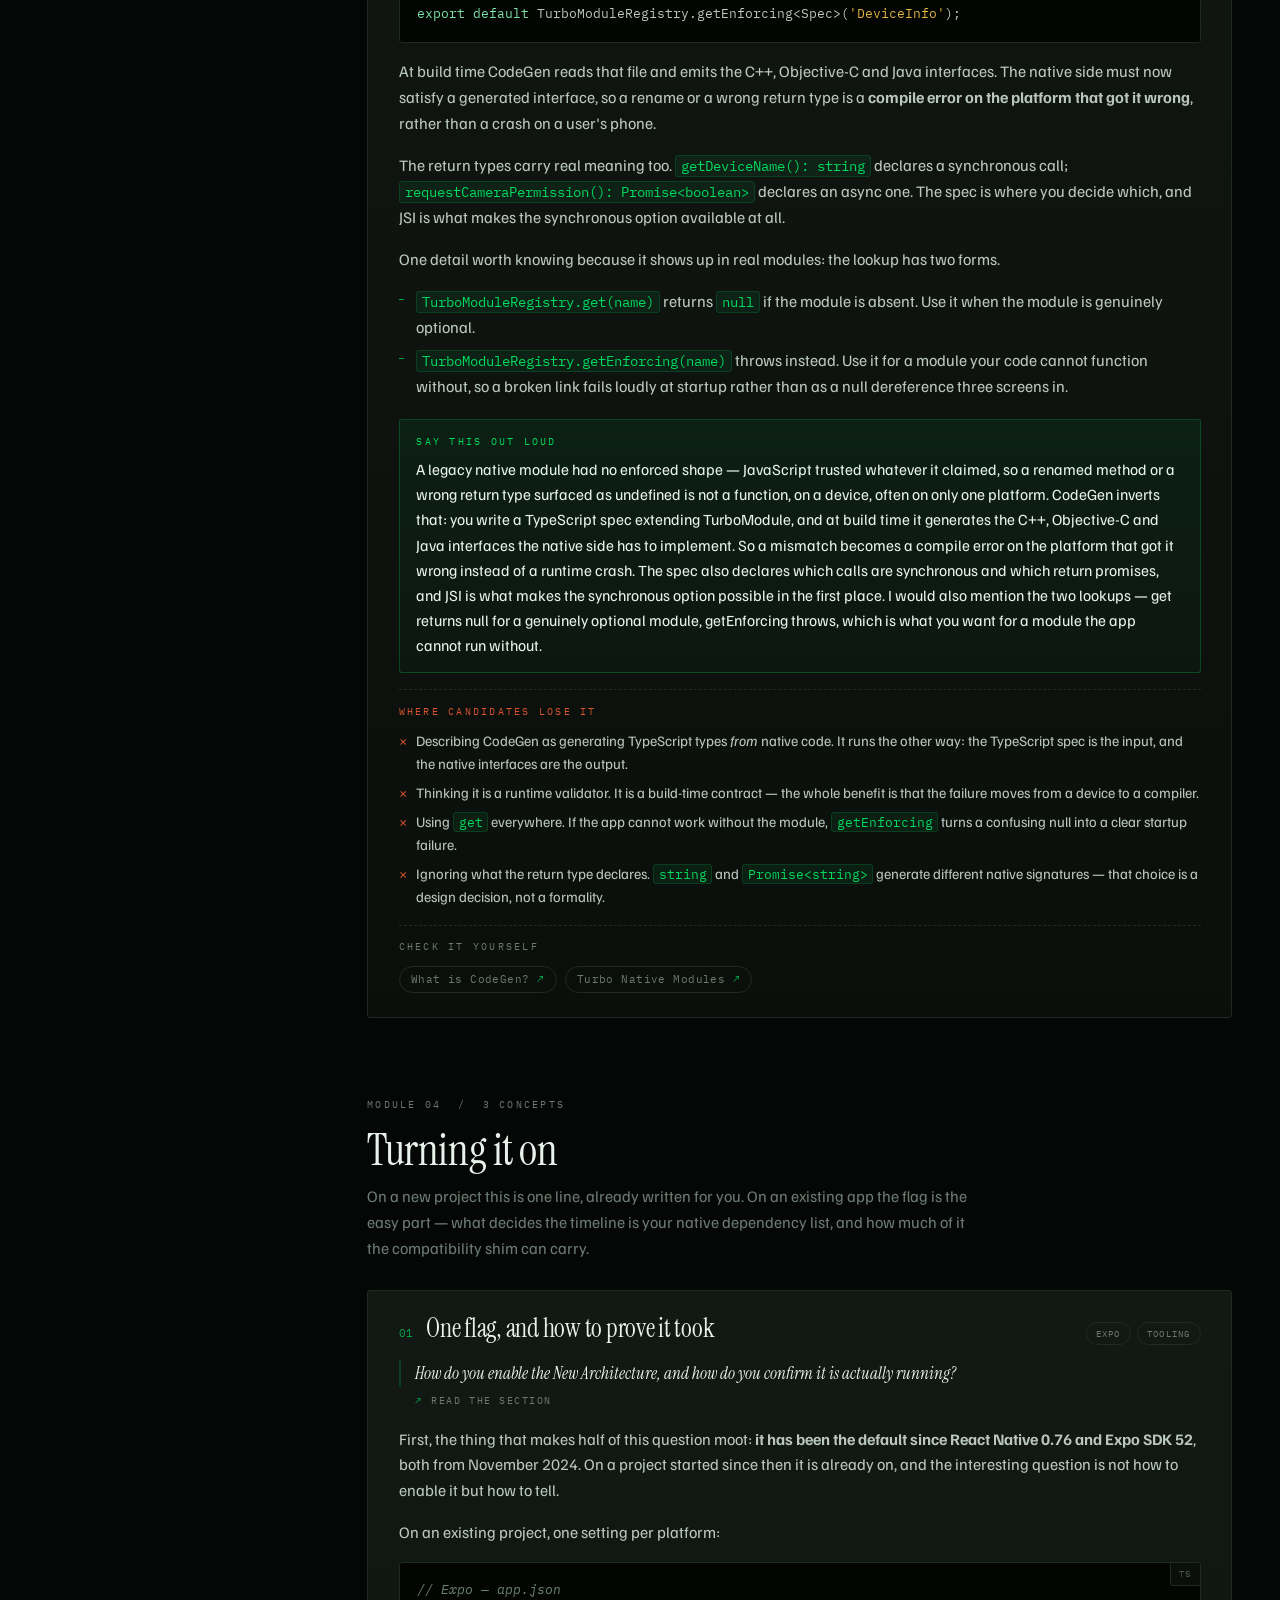
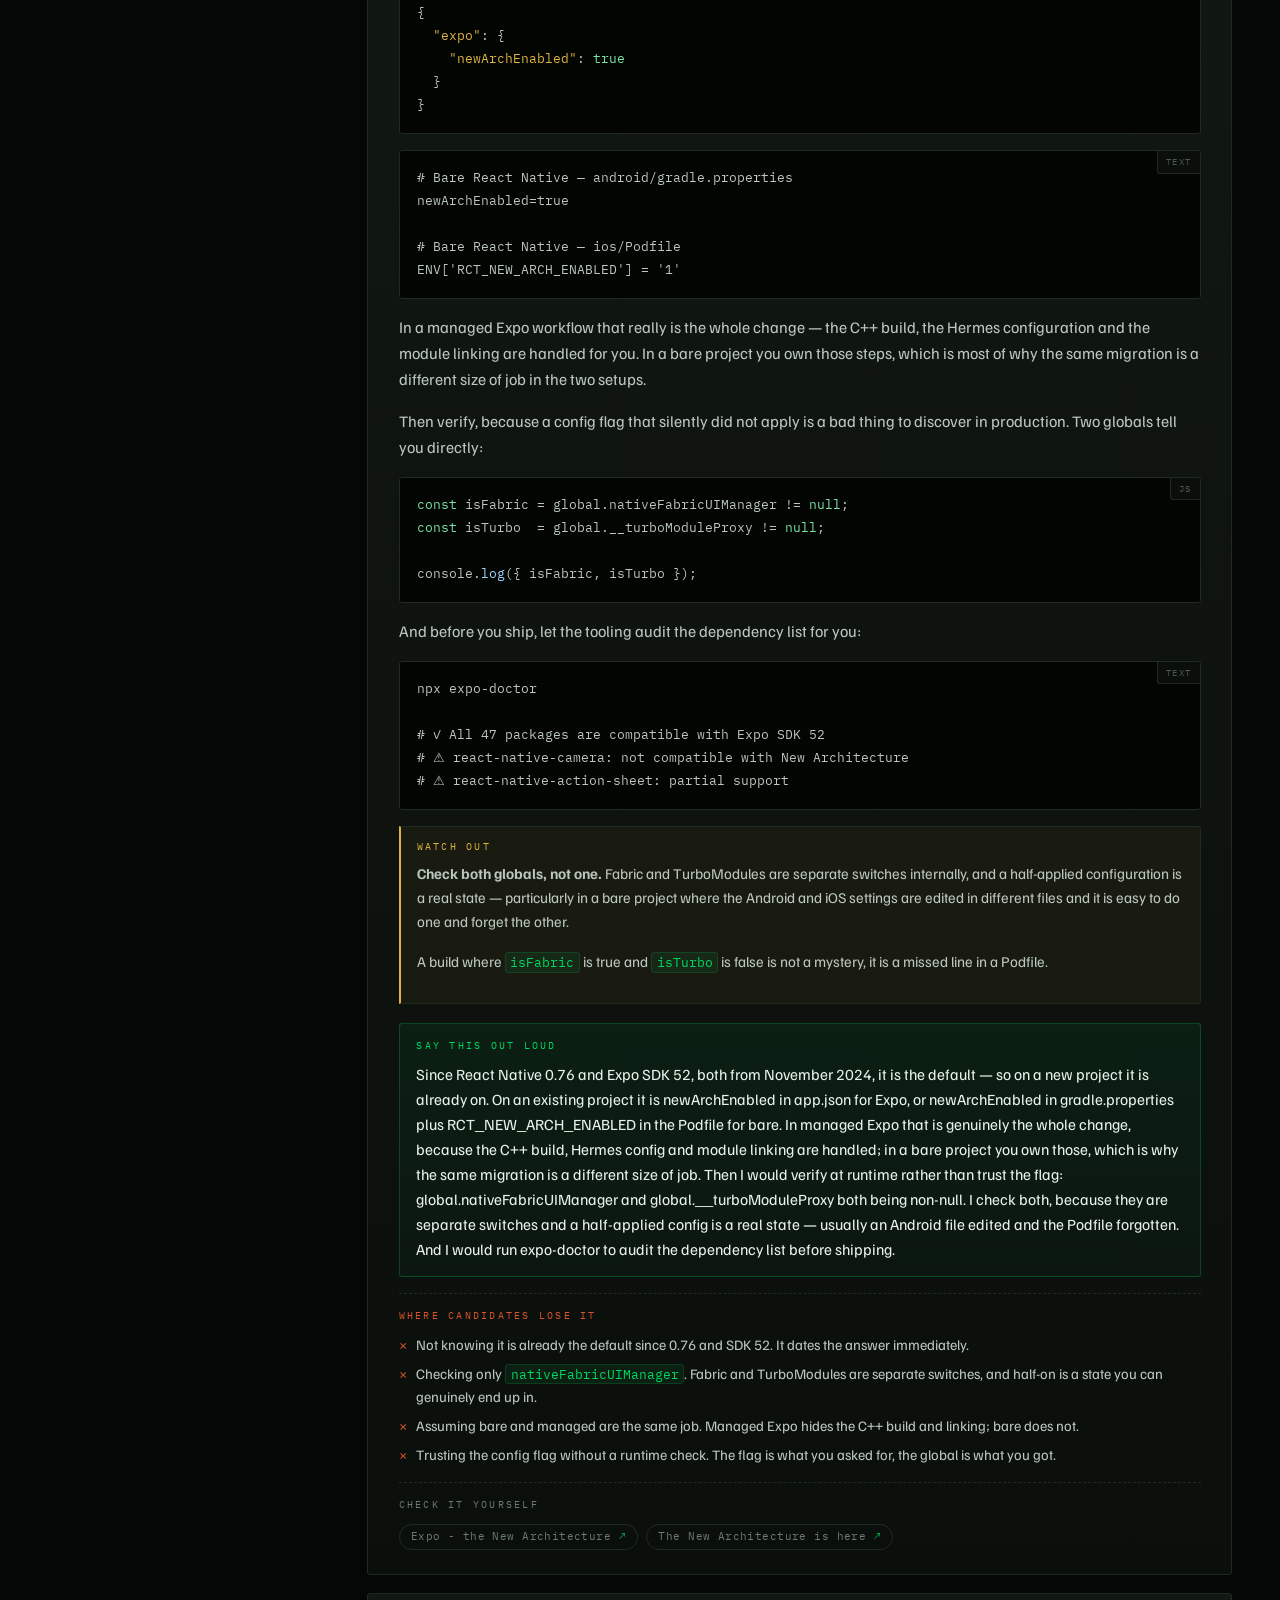
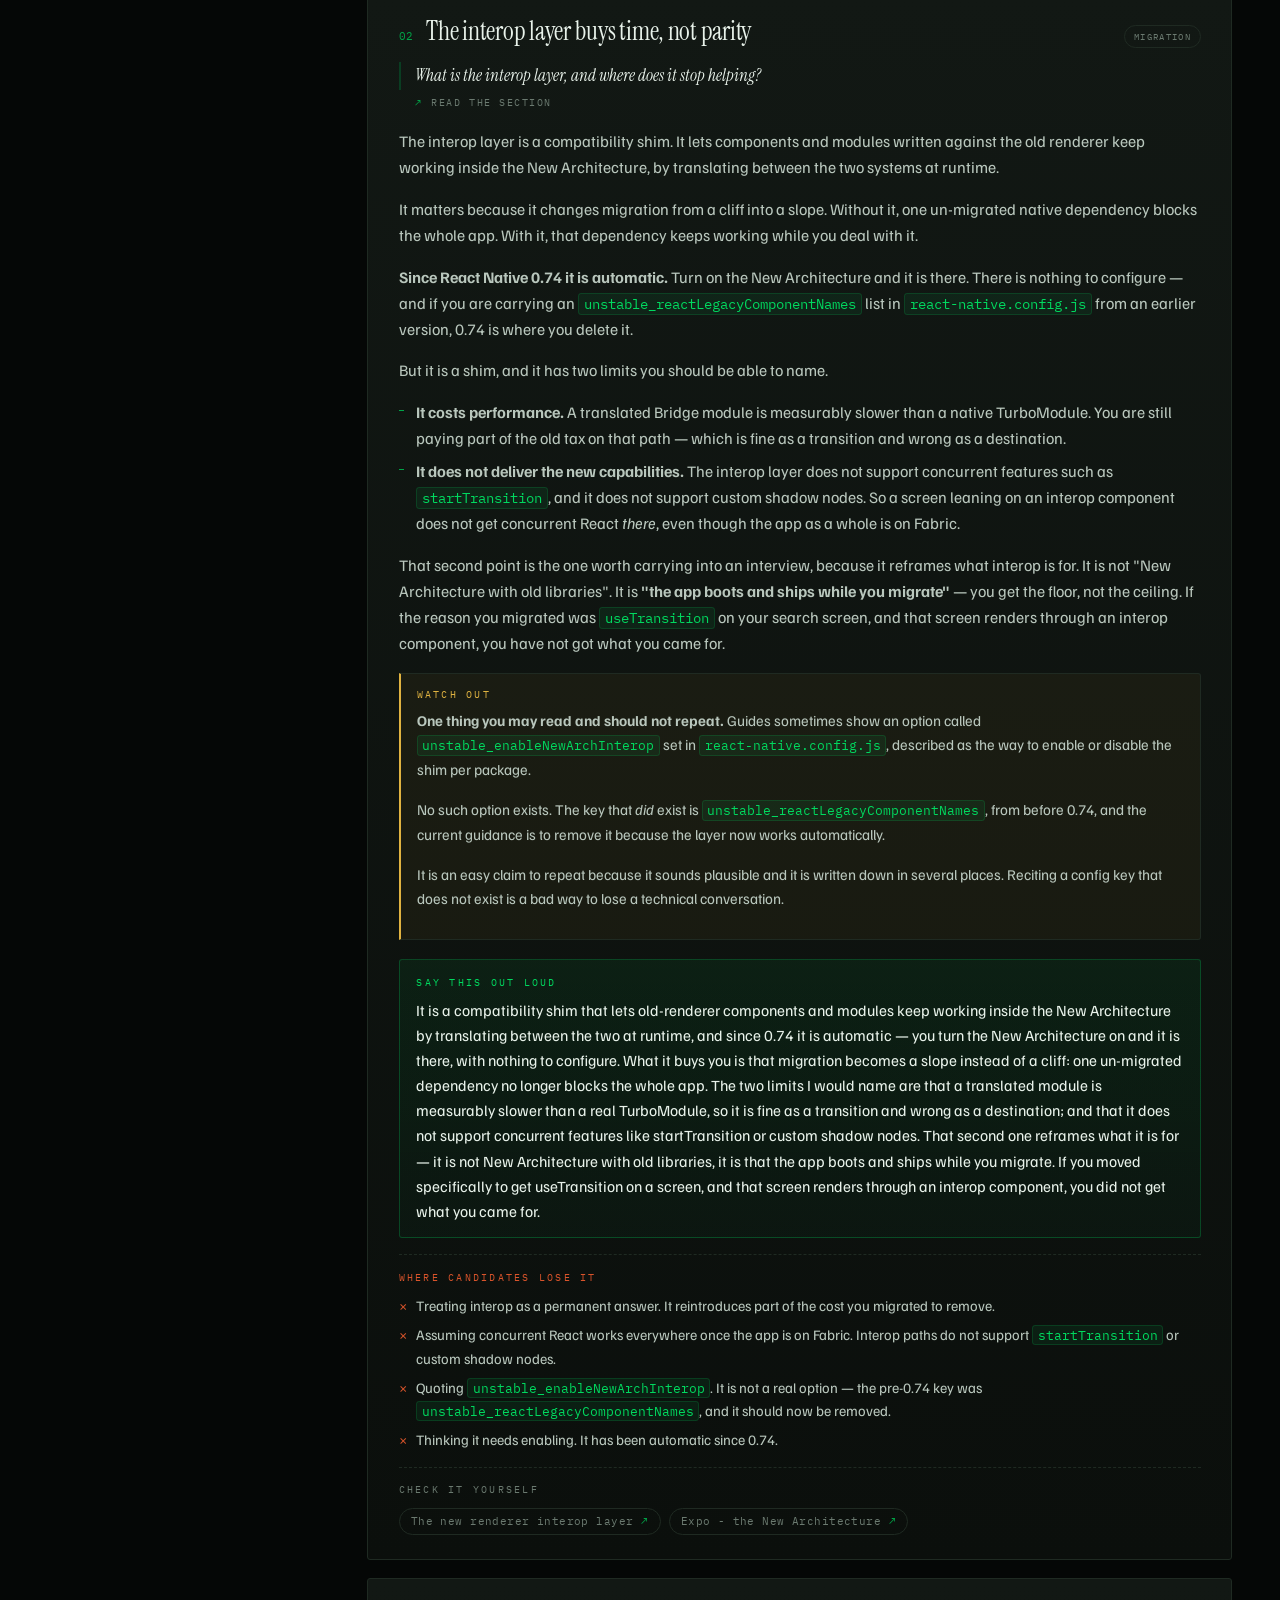
<file: react-native-new-arch.html>
<!doctype html>
<html lang="en">
<head>
<meta charset="utf-8">
<meta name="viewport" content="width=device-width, initial-scale=1">
<title>React Native New Architecture — JSI, Fabric, TurboModules</title>
<meta name="description" content="The React Native New Architecture at interview depth: why the bridge had to go, JSI, the Fabric renderer and what it breaks, TurboModules and CodeGen, the interop layer, migrating an existing app, and how to read the benchmarks honestly.">
<meta name="color-scheme" content="dark">

<link rel="preconnect" href="https://fonts.googleapis.com">
<link rel="preconnect" href="https://fonts.gstatic.com" crossorigin>
<link href="https://fonts.googleapis.com/css2?family=Instrument+Serif:ital@0;1&family=Familjen+Grotesk:ital,wght@0,400..700;1,400..700&family=IBM+Plex+Mono:wght@400;500&display=swap" rel="stylesheet">

<link rel="stylesheet" href="assets/theme.css">
<link rel="stylesheet" href="assets/app.css">
<link rel="icon" href="data:image/svg+xml,<svg xmlns='http://www.w3.org/2000/svg' viewBox='0 0 32 32'><rect width='32' height='32' fill='%23050706'/><circle cx='16' cy='16' r='6' fill='%2300D95F'/></svg>">
</head>
<body>

<header class="masthead">
  <div class="masthead__in">
    <a class="brand" href="#top">
      <span class="brand__dot"></span>
      <span class="brand__name">RN New Architecture</span>
      <span class="brand__meta">v1.0</span>
    </a>

    <a class="crosslink" href="index.html">Django &amp; React</a>
    <a class="crosslink" href="frontend-senior.html">Senior front-end</a>
    <a class="crosslink" href="backend-architecture.html">Backend architecture</a>
    <a class="crosslink" href="openedx.html">Open edX</a>

    <!-- filled from PREP.tracks -->
    <div class="seg" id="track-switch" role="tablist" aria-label="Track"></div>

    <div class="seg" id="mode-switch" role="tablist" aria-label="Mode">
      <button role="tab" data-value="learn" aria-selected="true">Learn</button>
      <button role="tab" data-value="quiz" aria-selected="false">Quiz</button>
    </div>

    <div class="meter" id="meter">
      <span class="meter__bar"><span class="meter__fill" id="meter-fill"></span></span>
      <span class="num" id="meter-num">0%</span>
    </div>
  </div>
</header>

<main class="shell" id="top">

  <section class="hero">
    <div class="hero__kicker"><span class="lbl">JSI &middot; Fabric &middot; TurboModules &middot; Expo SDK 52</span></div>
    <h1>The bridge is gone. Know <em>what</em> replaced it, and what it cost.</h1>
    <p class="hero__sub">
      The New Architecture stopped being optional in React Native 0.76 and Expo SDK 52, so
      &ldquo;we&rsquo;re on the new one&rdquo; is no longer an answer &mdash; the questions now are why the old
      boundary failed, what breaks the day you switch, and what you can honestly promise
      about performance. Each card gives you the mechanism first, the answer you would say
      out loud second, and the mistake that loses it at the end.
    </p>

    <div class="stats">
      <div class="stat">
        <span class="stat__n num" id="stat-modules">0</span>
        <span class="stat__l">Modules</span>
      </div>
      <div class="stat">
        <span class="stat__n num" id="stat-concepts">0</span>
        <span class="stat__l">Concepts</span>
      </div>
      <div class="stat">
        <span class="stat__n num" id="stat-questions">0</span>
        <span class="stat__l">Quiz questions</span>
      </div>
    </div>
  </section>

  <section id="view-learn">
    <div class="learn">
      <nav class="rail" id="rail" aria-label="Concepts"></nav>
      <div id="modules"></div>
    </div>
  </section>

  <section id="view-quiz" class="quiz" hidden>
    <div id="quiz-root"></div>
  </section>

  <footer class="foot">
    <span>&copy; 2026 Nuttakit Kundum</span>
    <span>
      Built from
      <a href="https://www.pkgpulse.com/guides/react-native-new-architecture-fabric-turbomodules-expo-2026" target="_blank" rel="noopener noreferrer">this PkgPulse guide</a>
      &middot; every claim re-checked against the React Native and Expo docs
    </span>
  </footer>

</main>

<script>window.PREP = {
  modules: [], quiz: [],
  tracks: [{ v: 'rn-newarch', l: 'New Architecture' }],
  /* Concepts carry a `read` anchor; the cards deep-link into the section
     of the source guide they were built from. */
  article: { u: 'https://www.pkgpulse.com/guides/react-native-new-architecture-fabric-turbomodules-expo-2026' }
};</script>
<script src="data/refs.js"></script>
<script src="data/rn-newarch.js"></script>
<script src="data/rn-adopt.js"></script>
<script src="data/quiz-rn-newarch.js"></script>
<script src="js/highlight.js"></script>
<script src="js/sim.js"></script>
<script src="js/learn.js"></script>
<script src="js/quiz.js"></script>
<script src="js/app.js"></script>
</body>
</html>
</file>
<file: assets/theme.css>
/* ============================================================
   theme.css — ground, tokens, typography, atmosphere
   Aesthetic: phosphor lab notebook. Near-black ground, etched
   grid, editorial serif headings against monospace telemetry.
   ============================================================ */

:root {
  /* ground */
  --ink:      #050706;
  --ink-2:    #0B0F0C;
  --ink-3:    #121814;
  --ink-4:    #18201A;
  --edge:     #1F2A22;
  --edge-lit: #2E4034;

  /* signal */
  --signal:   #00D95F;
  --signal-d: #00A548;
  --moss:     #0A3D22;
  --amber:    #E0B341;
  --rust:     #D9542B;

  /* type */
  --pale:     #E8F2EA;
  --pale-2:   #B9C7BD;
  --ash:      #6B7A70;
  --ash-2:    #4C5951;

  /* families */
  --serif: "Instrument Serif", "Iowan Old Style", Georgia, serif;
  --sans:  "Familjen Grotesk", "Avenir Next", "Segoe UI", sans-serif;
  --mono:  "IBM Plex Mono", "SF Mono", Menlo, monospace;

  /* metrics */
  --rail: 268px;
  --gut: clamp(1.25rem, 4vw, 3rem);
  --r: 3px;
  --ease: cubic-bezier(0.22, 0.71, 0.28, 0.99);
}

* { box-sizing: border-box; }

html { scroll-behavior: smooth; }

body {
  margin: 0;
  background: var(--ink);
  color: var(--pale-2);
  font-family: var(--sans);
  font-size: 16px;
  line-height: 1.62;
  -webkit-font-smoothing: antialiased;
  overflow-x: hidden;
}

/* --- atmosphere: grid etch + corner glows + grain ------------- */

body::before {
  content: "";
  position: fixed;
  inset: 0;
  pointer-events: none;
  z-index: 0;
  background:
    radial-gradient(900px 520px at 12% -8%, rgba(0, 217, 95, 0.10), transparent 62%),
    radial-gradient(760px 620px at 104% 8%, rgba(10, 61, 34, 0.42), transparent 60%),
    radial-gradient(1000px 700px at 50% 118%, rgba(0, 217, 95, 0.05), transparent 65%),
    linear-gradient(180deg, transparent 0%, rgba(0, 0, 0, 0.55) 100%);
}

body::after {
  content: "";
  position: fixed;
  inset: 0;
  pointer-events: none;
  z-index: 0;
  opacity: 0.5;
  background-image:
    linear-gradient(rgba(46, 64, 52, 0.16) 1px, transparent 1px),
    linear-gradient(90deg, rgba(46, 64, 52, 0.16) 1px, transparent 1px);
  background-size: 68px 68px;
  mask-image: radial-gradient(120% 90% at 50% 0%, #000 8%, transparent 74%);
  -webkit-mask-image: radial-gradient(120% 90% at 50% 0%, #000 8%, transparent 74%);
}

/* --- typography ---------------------------------------------- */

h1, h2, h3, h4 {
  font-family: var(--serif);
  font-weight: 400;
  color: var(--pale);
  letter-spacing: -0.01em;
  line-height: 1.08;
  margin: 0;
}

h1 { font-size: clamp(2.6rem, 6vw, 4.4rem); text-wrap: balance; }
h2 { font-size: clamp(1.9rem, 3.6vw, 2.75rem); }
h3 { font-size: clamp(1.3rem, 2.2vw, 1.6rem); }

em { font-style: italic; color: var(--signal); }

p { margin: 0 0 1rem; }

a { color: var(--signal); text-decoration-color: rgba(0, 217, 95, 0.35); }

code, kbd, .mono, .num {
  font-family: var(--mono);
  font-variant-ligatures: none;
}

/* inline code */
:not(pre) > code {
  font-size: 0.87em;
  color: var(--signal);
  background: rgba(0, 217, 95, 0.07);
  border: 1px solid rgba(0, 217, 95, 0.16);
  border-radius: var(--r);
  padding: 0.08em 0.36em;
  white-space: nowrap;
}

/* micro label — the recurring mono eyebrow */
.lbl {
  font-family: var(--mono);
  font-size: 0.64rem;
  letter-spacing: 0.22em;
  text-transform: uppercase;
  color: var(--ash);
}

.rule {
  height: 1px;
  border: 0;
  background: linear-gradient(90deg, var(--edge-lit), transparent 72%);
  margin: 0;
}

/* --- focus + selection --------------------------------------- */

:focus-visible {
  outline: 2px solid var(--signal);
  outline-offset: 2px;
}

::selection {
  background: var(--moss);
  color: var(--pale);
}

/* --- scrollbars ---------------------------------------------- */

* {
  scrollbar-width: thin;
  scrollbar-color: var(--edge-lit) transparent;
}

*::-webkit-scrollbar { width: 9px; height: 9px; }
*::-webkit-scrollbar-track { background: transparent; }
*::-webkit-scrollbar-thumb {
  background: var(--edge-lit);
  border-radius: 99px;
}
*::-webkit-scrollbar-thumb:hover { background: var(--moss); }

/* --- entrance motion ----------------------------------------- */

@keyframes rise {
  from { opacity: 0; transform: translateY(14px); }
  to   { opacity: 1; transform: none; }
}

@keyframes glow {
  0%, 100% { opacity: 0.55; }
  50%      { opacity: 1; }
}

.rise {
  opacity: 0;
  animation: rise 0.66s var(--ease) forwards;
}

@media (prefers-reduced-motion: reduce) {
  html { scroll-behavior: auto; }
  *, *::before, *::after {
    animation-duration: 0.001ms !important;
    transition-duration: 0.001ms !important;
  }
  .rise { opacity: 1; }
}
</file>
<file: assets/app.css>
/* ============================================================
   app.css — layout + components
   ============================================================ */

.shell {
  position: relative;
  z-index: 1;
  max-width: 1400px;
  margin: 0 auto;
  padding: 0 var(--gut);
}

/* ============================================================
   MASTHEAD
   ============================================================ */

.masthead {
  position: sticky;
  top: 0;
  z-index: 40;
  background: rgba(5, 7, 6, 0.82);
  backdrop-filter: blur(14px) saturate(1.2);
  -webkit-backdrop-filter: blur(14px) saturate(1.2);
  border-bottom: 1px solid var(--edge);
}

.masthead__in {
  max-width: 1400px;
  margin: 0 auto;
  padding: 0.75rem var(--gut);
  display: flex;
  align-items: center;
  gap: 1.25rem;
  flex-wrap: wrap;
}

.brand {
  display: flex;
  align-items: baseline;
  gap: 0.6rem;
  margin-right: auto;
  text-decoration: none;
}

.brand__dot {
  width: 9px;
  height: 9px;
  border-radius: 50%;
  background: var(--signal);
  box-shadow: 0 0 12px var(--signal);
  animation: glow 2.8s ease-in-out infinite;
  align-self: center;
}

.brand__name {
  font-family: var(--serif);
  font-size: 1.22rem;
  color: var(--pale);
  letter-spacing: -0.01em;
}

.brand__meta {
  font-family: var(--mono);
  font-size: 0.6rem;
  letter-spacing: 0.2em;
  text-transform: uppercase;
  color: var(--ash-2);
}

/* links between the prep pages, sitting in the masthead */
.crosslink {
  font-family: var(--mono);
  font-size: 0.62rem;
  letter-spacing: 0.16em;
  text-transform: uppercase;
  color: var(--ash);
  text-decoration: none;
  padding: 0.5rem 0.8rem;
  border: 1px solid var(--edge);
  border-radius: var(--r);
  white-space: nowrap;
  transition: color 0.2s var(--ease), border-color 0.2s var(--ease);
}

.crosslink::before {
  content: "\2192";
  margin-right: 0.5rem;
  color: var(--signal-d);
}

.crosslink:hover {
  color: var(--signal);
  border-color: var(--signal-d);
}

/* segmented control */
.seg {
  display: inline-flex;
  border: 1px solid var(--edge);
  border-radius: var(--r);
  background: var(--ink-2);
  padding: 2px;
}

.seg button {
  appearance: none;
  border: 0;
  background: transparent;
  color: var(--ash);
  font-family: var(--mono);
  font-size: 0.68rem;
  letter-spacing: 0.16em;
  text-transform: uppercase;
  padding: 0.5rem 0.95rem;
  border-radius: 2px;
  cursor: pointer;
  transition: color 0.2s var(--ease), background 0.2s var(--ease);
  white-space: nowrap;
}

.seg button:hover { color: var(--pale-2); }

.seg button[aria-selected="true"] {
  background: var(--moss);
  color: var(--signal);
  box-shadow: inset 0 0 0 1px rgba(0, 217, 95, 0.32);
}

.meter {
  display: flex;
  align-items: center;
  gap: 0.55rem;
  font-family: var(--mono);
  font-size: 0.68rem;
  color: var(--ash);
}

.meter__bar {
  width: 88px;
  height: 4px;
  background: var(--ink-3);
  border: 1px solid var(--edge);
  border-radius: 99px;
  overflow: hidden;
}

.meter__fill {
  height: 100%;
  width: 0%;
  background: linear-gradient(90deg, var(--signal-d), var(--signal));
  box-shadow: 0 0 8px rgba(0, 217, 95, 0.6);
  transition: width 0.5s var(--ease);
}

/* ============================================================
   HERO
   ============================================================ */

.hero {
  padding: clamp(3rem, 8vw, 6.5rem) 0 clamp(2rem, 4vw, 3.5rem);
  border-bottom: 1px solid var(--edge);
}

.hero__kicker {
  display: flex;
  align-items: center;
  gap: 0.7rem;
  margin-bottom: 1.4rem;
}

.hero__kicker::after {
  content: "";
  flex: 1;
  height: 1px;
  background: linear-gradient(90deg, var(--edge-lit), transparent);
}

.hero h1 { max-width: 19ch; }

.hero__sub {
  max-width: 58ch;
  margin-top: 1.5rem;
  font-size: 1.06rem;
  color: var(--pale-2);
}

.stats {
  display: flex;
  flex-wrap: wrap;
  gap: 2.4rem;
  margin-top: 2.6rem;
}

.stat__n {
  font-family: var(--mono);
  font-size: 1.85rem;
  color: var(--signal);
  line-height: 1;
  display: block;
}

.stat__l {
  font-family: var(--mono);
  font-size: 0.62rem;
  letter-spacing: 0.2em;
  text-transform: uppercase;
  color: var(--ash);
  margin-top: 0.5rem;
  display: block;
}

/* quiz mode trims the hero down to the headline */
.is-quiz .hero { padding-bottom: 1.5rem; }
.is-quiz .hero__sub,
.is-quiz .stats { display: none; }

/* ============================================================
   LEARN LAYOUT
   ============================================================ */

.learn {
  display: grid;
  grid-template-columns: var(--rail) minmax(0, 1fr);
  gap: clamp(1.5rem, 4vw, 3.5rem);
  padding: 2.5rem 0 4rem;
  align-items: start;
}

.rail {
  position: sticky;
  min-width: 0;
  top: 82px;
  max-height: calc(100vh - 100px);
  overflow-y: auto;
  padding-right: 0.5rem;
}

.rail__group + .rail__group { margin-top: 1.9rem; }

.rail__head {
  display: block;
  padding-bottom: 0.6rem;
  border-bottom: 1px solid var(--edge);
  margin-bottom: 0.7rem;
}

.rail a {
  display: flex;
  align-items: baseline;
  gap: 0.6rem;
  padding: 0.44rem 0.6rem;
  border-left: 2px solid transparent;
  color: var(--ash);
  text-decoration: none;
  font-size: 0.9rem;
  transition: color 0.18s var(--ease), border-color 0.18s var(--ease), background 0.18s var(--ease);
}

.rail a:hover {
  color: var(--pale);
  background: var(--ink-2);
}

.rail a.is-active {
  color: var(--signal);
  border-left-color: var(--signal);
  background: rgba(0, 217, 95, 0.05);
}

.rail a .num {
  font-size: 0.65rem;
  color: var(--ash-2);
}

.rail a.is-active .num { color: var(--signal-d); }

/* ============================================================
   MODULES + CONCEPT CARDS
   ============================================================ */

#modules { min-width: 0; }

.module { scroll-margin-top: 92px; }
.module + .module { margin-top: 4.5rem; }

.module__head { margin-bottom: 1.8rem; }

.module__head h2 { margin: 0.7rem 0 0.6rem; }

.module__blurb {
  max-width: 68ch;
  color: var(--ash);
  margin: 0;
}

.concept {
  position: relative;
  background: linear-gradient(180deg, var(--ink-3), var(--ink-2));
  border: 1px solid var(--edge);
  border-radius: var(--r);
  padding: 1.5rem clamp(1rem, 2.4vw, 1.9rem);
  margin-top: 1.1rem;
  scroll-margin-top: 92px;
  transition: border-color 0.25s var(--ease), transform 0.25s var(--ease);
}

.concept::before {
  content: "";
  position: absolute;
  left: -1px;
  top: 1.5rem;
  bottom: 1.5rem;
  width: 2px;
  background: var(--signal);
  opacity: 0;
  transition: opacity 0.25s var(--ease);
}

.concept:hover {
  border-color: var(--edge-lit);
  transform: translateX(2px);
}

.concept:hover::before { opacity: 1; }

.concept__head {
  display: flex;
  align-items: baseline;
  gap: 0.85rem;
  margin-bottom: 0.9rem;
}

.concept__idx {
  font-family: var(--mono);
  font-size: 0.7rem;
  color: var(--signal-d);
  padding-top: 0.2rem;
}

.concept__tags {
  display: flex;
  flex-wrap: wrap;
  gap: 0.4rem;
  margin-left: auto;
}

.tag {
  font-family: var(--mono);
  font-size: 0.58rem;
  letter-spacing: 0.14em;
  text-transform: uppercase;
  color: var(--ash);
  border: 1px solid var(--edge);
  border-radius: 99px;
  padding: 0.18rem 0.55rem;
  white-space: nowrap;
}

.ask {
  font-family: var(--serif);
  font-size: 1.06rem;
  font-style: italic;
  color: var(--pale);
  border-left: 2px solid var(--moss);
  padding-left: 0.9rem;
  margin: 0 0 1.1rem;
}

/* Deep link back to the second the question is asked in the source video.
   Sits under the question, aligned to the same indent as the quote above it. */
.watch__row {
  display: flex;
  flex-wrap: wrap;
  gap: 0.4rem 1.2rem;
  margin: -0.75rem 0 1.15rem calc(0.9rem + 2px);
}

.watch {
  display: inline-flex;
  align-items: baseline;
  gap: 0.55rem;
  font-family: var(--mono);
  font-size: 0.6rem;
  letter-spacing: 0.16em;
  text-transform: uppercase;
  color: var(--ash);
  text-decoration: none;
  transition: color 0.2s var(--ease);
}

.watch::before {
  content: "\2192";
  color: var(--signal-d);
}

.watch time {
  font-size: 0.68rem;
  letter-spacing: 0.04em;
  color: var(--signal-d);
  border-bottom: 1px solid transparent;
  transition: color 0.2s var(--ease), border-color 0.2s var(--ease);
}

/* a written source rather than a video — same chip, different mark */
.watch--read::before { content: "\2197"; }

.watch:hover { color: var(--pale-2); }

.watch:hover time {
  color: var(--signal);
  border-bottom-color: var(--signal-d);
}

.concept__body > *:last-child { margin-bottom: 0; }

.concept__body ul {
  margin: 0 0 1rem;
  padding-left: 1.1rem;
  list-style: none;
}

.concept__body li {
  position: relative;
  margin-bottom: 0.45rem;
}

.concept__body li::before {
  content: "";
  position: absolute;
  left: -1.05rem;
  top: 0.62em;
  width: 5px;
  height: 1px;
  background: var(--signal-d);
}

/* code blocks */
pre {
  margin: 0 0 1rem;
  padding: 1rem 1.1rem;
  background: #030503;
  border: 1px solid var(--edge);
  border-radius: var(--r);
  overflow-x: auto;
  font-size: 0.8rem;
  line-height: 1.72;
  color: var(--pale-2);
  position: relative;
}

pre code { color: inherit; }

pre[data-lang]::after {
  content: attr(data-lang);
  position: absolute;
  top: 0;
  right: 0;
  font-family: var(--mono);
  font-size: 0.55rem;
  letter-spacing: 0.16em;
  text-transform: uppercase;
  color: var(--ash-2);
  background: var(--ink-2);
  border-left: 1px solid var(--edge);
  border-bottom: 1px solid var(--edge);
  padding: 0.2rem 0.5rem;
  border-radius: 0 var(--r) 0 var(--r);
}

/* token colors */
.t-key { color: #7BE3A6; }
.t-str { color: var(--amber); }
.t-com { color: #6F8579; font-style: italic; }
.t-out { color: var(--pale-2); }        /* "# => result" — the point of the line */
.t-fn  { color: #9FD8FF; }
.t-num { color: #E58F65; }

/* drawn model — boxes and arrows, never syntax-coloured */
.diagram {
  margin: 0 0 1rem;
  padding: 0.85rem 1.1rem 1rem;
  border: 1px solid var(--edge);
  border-left: 2px solid var(--signal-d);
  border-radius: 0 var(--r) var(--r) 0;
  background: rgba(10, 61, 34, 0.14);
  overflow-x: auto;
}

.diagram .lbl { display: block; margin-bottom: 0.7rem; color: var(--signal-d); }

/* ---------- runnable diagram: the event loop simulator ---------- */

.diagram--sim { overflow-x: visible; }

/* .concept__body decorates every <li> with an absolutely positioned dash and
   a bottom margin. The runner draws its own lists, so opt out once, here,
   before any of the rules below re-declare a marker of their own. */
.sim li { position: static; margin-bottom: 0; }
.sim li::before { content: none; }

.sim__bar {
  display: flex;
  flex-wrap: wrap;
  align-items: center;
  gap: 0.6rem;
  margin-bottom: 0.75rem;
}

/* three labels do not fit a phone; let the row scroll rather than
   wrap, so the segmented control keeps its shape */
.sim__runs {
  max-width: 100%;
  overflow-x: auto;
  scrollbar-width: none;
}

.sim__runs::-webkit-scrollbar { display: none; }

.sim__runs button { white-space: nowrap; }

.sim__ctl {
  display: flex;
  align-items: center;
  gap: 0.4rem;
  margin-left: auto;
}

.sim__btn {
  font-family: var(--mono);
  font-size: 0.58rem;
  letter-spacing: 0.14em;
  text-transform: uppercase;
  color: var(--pale-2);
  background: var(--ink-3);
  border: 1px solid var(--edge-lit);
  border-radius: var(--r);
  padding: 0.42rem 0.7rem;
  cursor: pointer;
  transition: color 0.18s var(--ease), border-color 0.18s var(--ease), background 0.18s var(--ease);
}

.sim__btn:hover:not(:disabled) {
  color: var(--signal);
  border-color: var(--signal-d);
  background: var(--moss);
}

.sim__btn:disabled { opacity: 0.35; cursor: default; }

.sim__count {
  font-size: 0.62rem;
  color: var(--ash);
  min-width: 3.4rem;
  text-align: right;
}

.sim__blurb {
  margin: 0 0 0.9rem;
  font-size: 0.82rem;
  line-height: 1.6;
  color: var(--pale-2);
}

.sim__grid {
  display: grid;
  grid-template-columns: minmax(0, 1fr) minmax(0, 1fr);
  gap: 0.8rem;
  align-items: start;
}

.sim__grid > * { min-width: 0; }

/* the code, with the executing line lit */
.sim__code {
  margin: 0;
  padding: 0.7rem 0.7rem 0.7rem 0;
  list-style: none;
  counter-reset: ln;
  background: var(--ink);
  border: 1px solid var(--edge);
  border-radius: var(--r);
  font-family: var(--mono);
  font-size: 0.72rem;
  line-height: 1.75;
  overflow-x: auto;
}

.sim__code li {
  counter-increment: ln;
  display: flex;
  gap: 0.75rem;
  padding: 0 0.5rem 0 0;
  border-left: 2px solid transparent;
  color: var(--ash);
  white-space: pre;
  transition: color 0.18s var(--ease), background 0.18s var(--ease), border-color 0.18s var(--ease);
}

.sim__code li::before {
  content: counter(ln);
  position: static;
  width: 1.9rem;
  height: auto;
  background: none;
  flex: none;
  text-align: right;
  color: var(--ash-2);
}

/* the site renders inline <code> as a bordered chip; inside the runner
   each line is plain source, so undo it here */
.sim__code code {
  font-size: inherit;
  color: inherit;
  background: none;
  border: 0;
  border-radius: 0;
  padding: 0;
  white-space: pre;
}

.sim__code li.is-on {
  color: var(--pale);
  background: rgba(0, 217, 95, 0.09);
  border-left-color: var(--signal);
}

.sim__code li.is-on::before { color: var(--signal-d); }

/* the three live containers */
.sim__panes { display: grid; gap: 0.55rem; }

.sim__pane {
  border: 1px solid var(--edge);
  border-radius: var(--r);
  background: var(--ink-2);
  padding: 0.55rem 0.65rem 0.6rem;
}

.sim__pane .lbl { display: block; margin-bottom: 0.45rem; font-size: 0.55rem; }

.sim__pane--stack { border-left: 2px solid var(--amber); }
.sim__pane--micro { border-left: 2px solid var(--signal); }
.sim__pane--macro { border-left: 2px solid var(--ash); }

/* the one box that is not JavaScript — dashed, to say so without a caption */
.sim__pane--web {
  border-left: 2px dashed var(--ash-2);
  background: rgba(5, 7, 6, 0.55);
}

.sim__pane--web .sim__item {
  border-style: dashed;
  color: var(--pale-2);
}

.sim__pane ul {
  margin: 0;
  padding: 0;
  list-style: none;
  display: flex;
  flex-direction: column;
  gap: 0.3rem;
  min-height: 2.8rem;
}

.sim__item {
  font-family: var(--mono);
  font-size: 0.68rem;
  color: var(--pale);
  background: var(--ink-4);
  border: 1px solid var(--edge-lit);
  border-radius: var(--r);
  padding: 0.3rem 0.5rem;
  white-space: nowrap;
  overflow: hidden;
  text-overflow: ellipsis;
}

/* top of the stack is what is running right now */
.sim__pane--stack .sim__item:first-child {
  border-color: var(--amber);
  color: var(--amber);
}

.sim__pane--micro .sim__item { border-color: var(--signal-d); }

.sim__item.is-new { animation: simIn 0.32s var(--ease); }

@keyframes simIn {
  from { opacity: 0; transform: translateX(-0.5rem); }
  to   { opacity: 1; transform: none; }
}

.sim__empty {
  font-family: var(--mono);
  font-size: 0.62rem;
  color: var(--ash-2);
  padding: 0.3rem 0;
}

/* the turn, as three steps */
.sim__phases {
  display: flex;
  flex-wrap: wrap;
  align-items: center;
  gap: 0.4rem;
  margin: 0.9rem 0 0.75rem;
}

.sim__phase {
  display: inline-flex;
  align-items: center;
  gap: 0.4rem;
  font-family: var(--mono);
  font-size: 0.56rem;
  letter-spacing: 0.12em;
  text-transform: uppercase;
  color: var(--ash);
  border: 1px solid var(--edge);
  border-radius: 99px;
  padding: 0.28rem 0.65rem;
  transition: color 0.2s var(--ease), border-color 0.2s var(--ease), background 0.2s var(--ease);
}

.sim__phase b {
  color: var(--ash-2);
  font-weight: 400;
}

.sim__phase.is-on {
  color: var(--ink);
  background: var(--signal);
  border-color: var(--signal);
}

.sim__phase.is-on b { color: var(--moss); }

.sim__arrow { color: var(--ash-2); font-size: 0.7rem; }

/* the render step that never arrives */
.sim__phases.is-frozen .sim__phase.is-on {
  background: var(--rust);
  border-color: var(--rust);
  color: var(--ink);
}

.sim__phases.is-frozen .sim__phase[data-phase="render"] {
  color: var(--rust);
  border-color: var(--rust);
  border-style: dashed;
  text-decoration: line-through;
}

.sim__note {
  margin: 0 0 0.8rem;
  min-height: 2.9rem;
  font-size: 0.85rem;
  line-height: 1.6;
  color: var(--pale);
  border-left: 2px solid var(--moss);
  padding-left: 0.8rem;
}

.sim__note b { color: var(--signal); font-weight: 500; }

.sim__out {
  border-top: 1px dashed var(--edge);
  padding-top: 0.7rem;
}

.sim__out .lbl { display: block; margin-bottom: 0.45rem; font-size: 0.55rem; }

.sim__out ul {
  margin: 0;
  padding: 0;
  list-style: none;
  display: flex;
  flex-wrap: wrap;
  gap: 0.35rem;
  min-height: 1.7rem;
}

.sim__out li {
  font-family: var(--mono);
  font-size: 0.68rem;
  color: var(--signal);
  background: rgba(0, 217, 95, 0.08);
  border: 1px solid var(--signal-d);
  border-radius: var(--r);
  padding: 0.22rem 0.5rem;
}

.sim__out li.is-new { animation: simIn 0.32s var(--ease); }

/* the placeholder is not a printed line — strip the chip back off it */
.sim__out li.sim__empty {
  color: var(--ash-2);
  background: none;
  border: 0;
  padding: 0.22rem 0;
}

@media (max-width: 860px) {
  .sim__grid { grid-template-columns: minmax(0, 1fr); }
  .sim__ctl { margin-left: 0; }
}

@media (prefers-reduced-motion: reduce) {
  .sim__item.is-new,
  .sim__out li.is-new { animation: none; }
}

.diagram pre {
  margin: 0;
  padding: 0;
  border: 0;
  background: none;
  color: var(--pale-2);
  font-size: 0.78rem;
  line-height: 1.55;
  overflow: visible;
}

/* note / warn callouts */
.note {
  border: 1px solid var(--edge);
  border-left: 2px solid var(--amber);
  background: rgba(224, 179, 65, 0.05);
  border-radius: 0 var(--r) var(--r) 0;
  padding: 0.8rem 1rem;
  margin: 0 0 1rem;
  font-size: 0.93rem;
}

.note .lbl { color: var(--amber); display: block; margin-bottom: 0.3rem; }

/* the transfer — set in serif so it reads as an aside, not another callout */
.bridge {
  margin: 1.2rem 0 1rem;
  padding: 0.1rem 0 0.1rem 1.05rem;
  border-left: 2px solid var(--edge-lit);
}

.bridge .lbl { display: block; margin-bottom: 0.5rem; color: var(--signal-d); }

.bridge p {
  margin: 0 0 0.55rem;
  font-family: var(--serif);
  font-size: 1.04rem;
  line-height: 1.5;
  color: var(--pale);
}

.bridge p:last-child { margin-bottom: 0; }

/* the "say this" answer block */
.say {
  margin-top: 1.2rem;
  border: 1px solid rgba(0, 217, 95, 0.24);
  background: linear-gradient(180deg, rgba(0, 217, 95, 0.07), rgba(10, 61, 34, 0.14));
  border-radius: var(--r);
  padding: 0.9rem 1.05rem;
}

.say .lbl { color: var(--signal); display: block; margin-bottom: 0.35rem; }

.say p {
  margin: 0;
  color: var(--pale);
  font-size: 0.97rem;
}

.trap {
  margin-top: 1rem;
  padding-top: 0.9rem;
  border-top: 1px dashed var(--edge);
}

.trap .lbl { color: var(--rust); display: block; margin-bottom: 0.5rem; }

.trap ul { margin: 0; padding-left: 1.1rem; list-style: none; }

.trap li {
  position: relative;
  font-size: 0.9rem;
  color: var(--pale-2);
  margin-bottom: 0.35rem;
}

.trap li::before {
  content: "\00d7";
  position: absolute;
  left: -1.05rem;
  color: var(--rust);
  font-family: var(--mono);
}

/* container accordion — collapsed by default so the card stays short */
.ds { margin: 0 0 1rem; }

.ds__bar {
  display: flex;
  align-items: center;
  justify-content: space-between;
  gap: 1rem;
  flex-wrap: wrap;
  padding-bottom: 0.6rem;
  margin-bottom: 0.5rem;
  border-bottom: 1px solid var(--edge);
}

.ds__all {
  appearance: none;
  background: transparent;
  border: 1px solid var(--edge);
  border-radius: 99px;
  color: var(--ash);
  font-family: var(--mono);
  font-size: 0.62rem;
  letter-spacing: 0.16em;
  text-transform: uppercase;
  padding: 0.26rem 0.75rem;
  cursor: pointer;
  transition: color 0.18s var(--ease), border-color 0.18s var(--ease);
}

.ds__all:hover { color: var(--signal); border-color: var(--signal); }

.ds__item {
  border: 1px solid var(--edge);
  border-radius: var(--r);
  background: var(--ink-2);
  margin-bottom: 0.4rem;
  overflow: hidden;
}

.ds__item[open] { border-color: var(--edge-lit); background: var(--ink); }

.ds__item summary {
  display: flex;
  align-items: baseline;
  gap: 0.7rem;
  flex-wrap: wrap;
  padding: 0.7rem 0.9rem;
  cursor: pointer;
  list-style: none;
  transition: background 0.18s var(--ease);
}

.ds__item summary::-webkit-details-marker { display: none; }

.ds__item summary::before {
  content: "+";
  font-family: var(--mono);
  font-size: 0.85rem;
  color: var(--signal-d);
  width: 0.9em;
  flex-shrink: 0;
}

.ds__item[open] summary::before { content: "\2212"; color: var(--signal); }

.ds__item summary:hover { background: var(--ink-3); }

.ds__item summary > code {
  font-size: 0.86rem;
  white-space: nowrap;
}

.ds__kind {
  font-size: 0.85rem;
  color: var(--ash);
}

.ds__costs {
  display: flex;
  gap: 0.35rem;
  flex-wrap: wrap;
  margin-left: auto;
}

.cost {
  font-family: var(--mono);
  font-size: 0.58rem;
  letter-spacing: 0.04em;
  color: var(--ash);
  border: 1px solid var(--edge);
  border-radius: 2px;
  padding: 0.1rem 0.4rem;
  white-space: nowrap;
}

.cost b { color: var(--signal); font-weight: 400; }

.ds__body {
  padding: 0.3rem 0.9rem 1rem 2.5rem;
  animation: rise 0.32s var(--ease) forwards;
}

.ds__viz {
  margin: 0 0 0.9rem;
  padding: 0.9rem 1rem;
  background: #030503;
  border: 1px solid var(--edge);
  border-left: 2px solid var(--signal-d);
  border-radius: 0 var(--r) var(--r) 0;
  font-size: 0.72rem;
  line-height: 1.5;
  color: var(--pale-2);
  overflow-x: auto;
}

.ds__use .lbl,
.ds__not .lbl { display: block; margin-bottom: 0.4rem; color: var(--signal-d); }

.ds__use ul { margin: 0 0 0.9rem; padding-left: 1.1rem; list-style: none; }

.ds__use li {
  position: relative;
  font-size: 0.92rem;
  margin-bottom: 0.3rem;
}

.ds__use li::before {
  content: "";
  position: absolute;
  left: -1.05rem;
  top: 0.62em;
  width: 5px;
  height: 1px;
  background: var(--signal-d);
}

.ds__not {
  margin: 0;
  font-size: 0.9rem;
  color: var(--ash);
}

.ds__not .lbl { color: var(--rust); }

@media (max-width: 640px) {
  .ds__costs { margin-left: 0; width: 100%; }
  .ds__body { padding-left: 1rem; }
}

/* sources — every card cites where the claim can be checked */
.src {
  margin-top: 1rem;
  padding-top: 0.85rem;
  border-top: 1px dashed var(--edge);
}

.src .lbl { display: block; margin-bottom: 0.55rem; color: var(--ash); }

.src ul {
  margin: 0;
  padding: 0;
  list-style: none;
  display: flex;
  flex-wrap: wrap;
  gap: 0.45rem 0.5rem;
}

.src a {
  display: inline-block;
  font-family: var(--mono);
  font-size: 0.66rem;
  letter-spacing: 0.04em;
  color: var(--ash);
  text-decoration: none;
  border: 1px solid var(--edge);
  border-radius: 99px;
  padding: 0.24rem 0.7rem;
  transition: color 0.18s var(--ease), border-color 0.18s var(--ease), background 0.18s var(--ease);
}

.src a::after { content: " \2197"; color: var(--signal-d); }

.src a:hover {
  color: var(--signal);
  border-color: var(--signal);
  background: rgba(0, 217, 95, 0.06);
}

/* ============================================================
   QUIZ
   ============================================================ */

.quiz {
  padding: 2.5rem 0 4rem;
  max-width: 860px;
  margin: 0 auto;
}

.panel {
  background: linear-gradient(180deg, var(--ink-3), var(--ink-2));
  border: 1px solid var(--edge);
  border-radius: var(--r);
  padding: clamp(1.2rem, 3vw, 2.2rem);
}

.setup__row {
  display: flex;
  flex-wrap: wrap;
  align-items: center;
  gap: 0.9rem;
  padding: 1.05rem 0;
  border-bottom: 1px solid var(--edge);
}

.setup__row:last-of-type { border-bottom: 0; }

.setup__row > .lbl { min-width: 108px; }

.btn {
  appearance: none;
  font-family: var(--mono);
  font-size: 0.72rem;
  letter-spacing: 0.16em;
  text-transform: uppercase;
  padding: 0.8rem 1.5rem;
  border-radius: var(--r);
  border: 1px solid var(--signal);
  background: var(--signal);
  color: #041006;
  cursor: pointer;
  transition: box-shadow 0.22s var(--ease), transform 0.22s var(--ease), background 0.22s var(--ease);
}

.btn:hover {
  box-shadow: 0 0 22px rgba(0, 217, 95, 0.42);
  transform: translateY(-1px);
}

.btn--ghost {
  background: transparent;
  color: var(--signal);
  border-color: var(--edge-lit);
}

.btn--ghost:hover {
  border-color: var(--signal);
  box-shadow: none;
}

.btn:disabled {
  opacity: 0.4;
  cursor: not-allowed;
  transform: none;
  box-shadow: none;
}

.qbar {
  display: flex;
  align-items: center;
  gap: 1rem;
  margin-bottom: 1.4rem;
  font-family: var(--mono);
  font-size: 0.68rem;
  color: var(--ash);
  flex-wrap: wrap;
}

.qbar__track {
  flex: 1;
  min-width: 120px;
  height: 3px;
  background: var(--ink-4);
  border-radius: 99px;
  overflow: hidden;
}

.qbar__fill {
  height: 100%;
  width: 0;
  background: var(--signal);
  transition: width 0.42s var(--ease);
}

.q__source {
  font-family: var(--mono);
  font-size: 0.6rem;
  letter-spacing: 0.18em;
  text-transform: uppercase;
  color: var(--ash-2);
}

.q__text {
  font-family: var(--serif);
  font-size: clamp(1.3rem, 2.6vw, 1.75rem);
  color: var(--pale);
  line-height: 1.24;
  margin: 0.6rem 0 1.6rem;
}

.q__text code { white-space: pre-wrap; }

.choices { display: grid; gap: 0.6rem; }

.choice {
  display: flex;
  align-items: flex-start;
  gap: 0.85rem;
  width: 100%;
  text-align: left;
  padding: 0.9rem 1rem;
  background: var(--ink-2);
  border: 1px solid var(--edge);
  border-radius: var(--r);
  color: var(--pale-2);
  font-family: var(--sans);
  font-size: 0.96rem;
  line-height: 1.5;
  cursor: pointer;
  transition: border-color 0.18s var(--ease), background 0.18s var(--ease), transform 0.18s var(--ease);
}

.choice:hover:not(:disabled) {
  border-color: var(--edge-lit);
  background: var(--ink-3);
  transform: translateX(3px);
}

.choice__k {
  font-family: var(--mono);
  font-size: 0.68rem;
  color: var(--ash);
  border: 1px solid var(--edge);
  border-radius: 2px;
  padding: 0.1rem 0.42rem;
  flex-shrink: 0;
  margin-top: 0.12rem;
}

.choice.is-right {
  border-color: var(--signal);
  background: rgba(0, 217, 95, 0.09);
  color: var(--pale);
}

.choice.is-right .choice__k {
  border-color: var(--signal);
  color: var(--signal);
}

.choice.is-wrong {
  border-color: var(--rust);
  background: rgba(217, 84, 43, 0.09);
}

.choice.is-wrong .choice__k {
  border-color: var(--rust);
  color: var(--rust);
}

.choice:disabled { cursor: default; }

.verdict {
  margin-top: 1.3rem;
  padding: 1rem 1.1rem;
  border-radius: var(--r);
  border: 1px solid var(--edge);
  background: var(--ink);
  animation: rise 0.4s var(--ease) forwards;
}

.verdict .lbl { display: block; margin-bottom: 0.4rem; }
.verdict.ok .lbl { color: var(--signal); }
.verdict.no .lbl { color: var(--rust); }
.verdict p { margin: 0; font-size: 0.95rem; }

.qfoot {
  display: flex;
  justify-content: space-between;
  align-items: center;
  gap: 1rem;
  margin-top: 1.5rem;
  flex-wrap: wrap;
}

.hint {
  font-family: var(--mono);
  font-size: 0.62rem;
  letter-spacing: 0.1em;
  color: var(--ash-2);
}

kbd {
  border: 1px solid var(--edge);
  border-bottom-width: 2px;
  border-radius: 3px;
  padding: 0.05rem 0.32rem;
  font-size: 0.9em;
  color: var(--ash);
}

/* results */
.score {
  text-align: center;
  padding: 1rem 0 1.6rem;
}

.score__n {
  font-family: var(--mono);
  font-size: clamp(3.2rem, 11vw, 5.4rem);
  color: var(--signal);
  line-height: 1;
  text-shadow: 0 0 34px rgba(0, 217, 95, 0.35);
}

.score__n small {
  font-size: 0.3em;
  color: var(--ash);
  text-shadow: none;
}

.score__verdict {
  font-family: var(--serif);
  font-size: 1.4rem;
  color: var(--pale);
  margin-top: 0.7rem;
}

.breakdown { margin-top: 1.6rem; }

.brow {
  display: flex;
  align-items: center;
  gap: 0.9rem;
  padding: 0.6rem 0;
  border-bottom: 1px solid var(--edge);
  font-size: 0.9rem;
}

.brow__name { flex: 1; color: var(--pale-2); }

.brow__bar {
  width: 110px;
  height: 4px;
  background: var(--ink-4);
  border-radius: 99px;
  overflow: hidden;
  flex-shrink: 0;
}

.brow__fill { height: 100%; background: var(--signal); }
.brow__fill.low { background: var(--rust); }
.brow__fill.mid { background: var(--amber); }

.brow__n {
  font-family: var(--mono);
  font-size: 0.75rem;
  color: var(--ash);
  width: 46px;
  text-align: right;
  flex-shrink: 0;
}

.misses { margin-top: 1.8rem; }

.miss {
  border: 1px solid var(--edge);
  border-left: 2px solid var(--rust);
  border-radius: 0 var(--r) var(--r) 0;
  padding: 0.85rem 1rem;
  margin-bottom: 0.7rem;
  background: var(--ink-2);
}

.miss__q {
  color: var(--pale);
  font-size: 0.95rem;
  margin: 0 0 0.5rem;
}

.miss__a {
  font-size: 0.88rem;
  margin: 0;
  color: var(--ash);
}

.miss__a b { color: var(--signal); font-weight: 400; }

/* ============================================================
   FOOTER
   ============================================================ */

.foot {
  border-top: 1px solid var(--edge);
  padding: 2.2rem 0 2.6rem;
  display: flex;
  justify-content: space-between;
  gap: 1rem;
  flex-wrap: wrap;
  font-family: var(--mono);
  font-size: 0.66rem;
  letter-spacing: 0.12em;
  text-transform: uppercase;
  color: var(--ash-2);
}

/* ============================================================
   RESPONSIVE
   ============================================================ */

[hidden] { display: none !important; }

@media (max-width: 960px) {
  .learn { grid-template-columns: minmax(0, 1fr); }

  .rail {
    position: static;
    max-height: none;
    border-bottom: 1px solid var(--edge);
    padding-bottom: 1.2rem;
    margin-bottom: 1rem;
  }

  .rail__group + .rail__group { margin-top: 1.2rem; }

  .rail__list {
    display: flex;
    gap: 0.4rem;
    overflow-x: auto;
    padding-bottom: 0.4rem;
  }

  .rail a {
    border-left: 0;
    border-bottom: 2px solid transparent;
    white-space: nowrap;
  }

  .rail a.is-active { border-left: 0; border-bottom-color: var(--signal); }
}

@media (max-width: 640px) {
  .masthead__in { gap: 0.7rem; }
  .brand { margin-right: 0; width: 100%; }
  .meter { margin-left: auto; }
  .seg button { padding: 0.45rem 0.7rem; font-size: 0.62rem; }
  .stats { gap: 1.5rem; }
  .setup__row > .lbl { min-width: 100%; }
}

/* Inline code is nowrap so short identifiers never break mid-token. On a
   phone that loses to a genuinely long one — unstable_reactLegacyComponentNames
   is 34 characters and pushes the whole page sideways. Let it break there. */
@media (max-width: 700px) {
  :not(pre) > code {
    white-space: normal;
    overflow-wrap: anywhere;
  }
}
</file>
